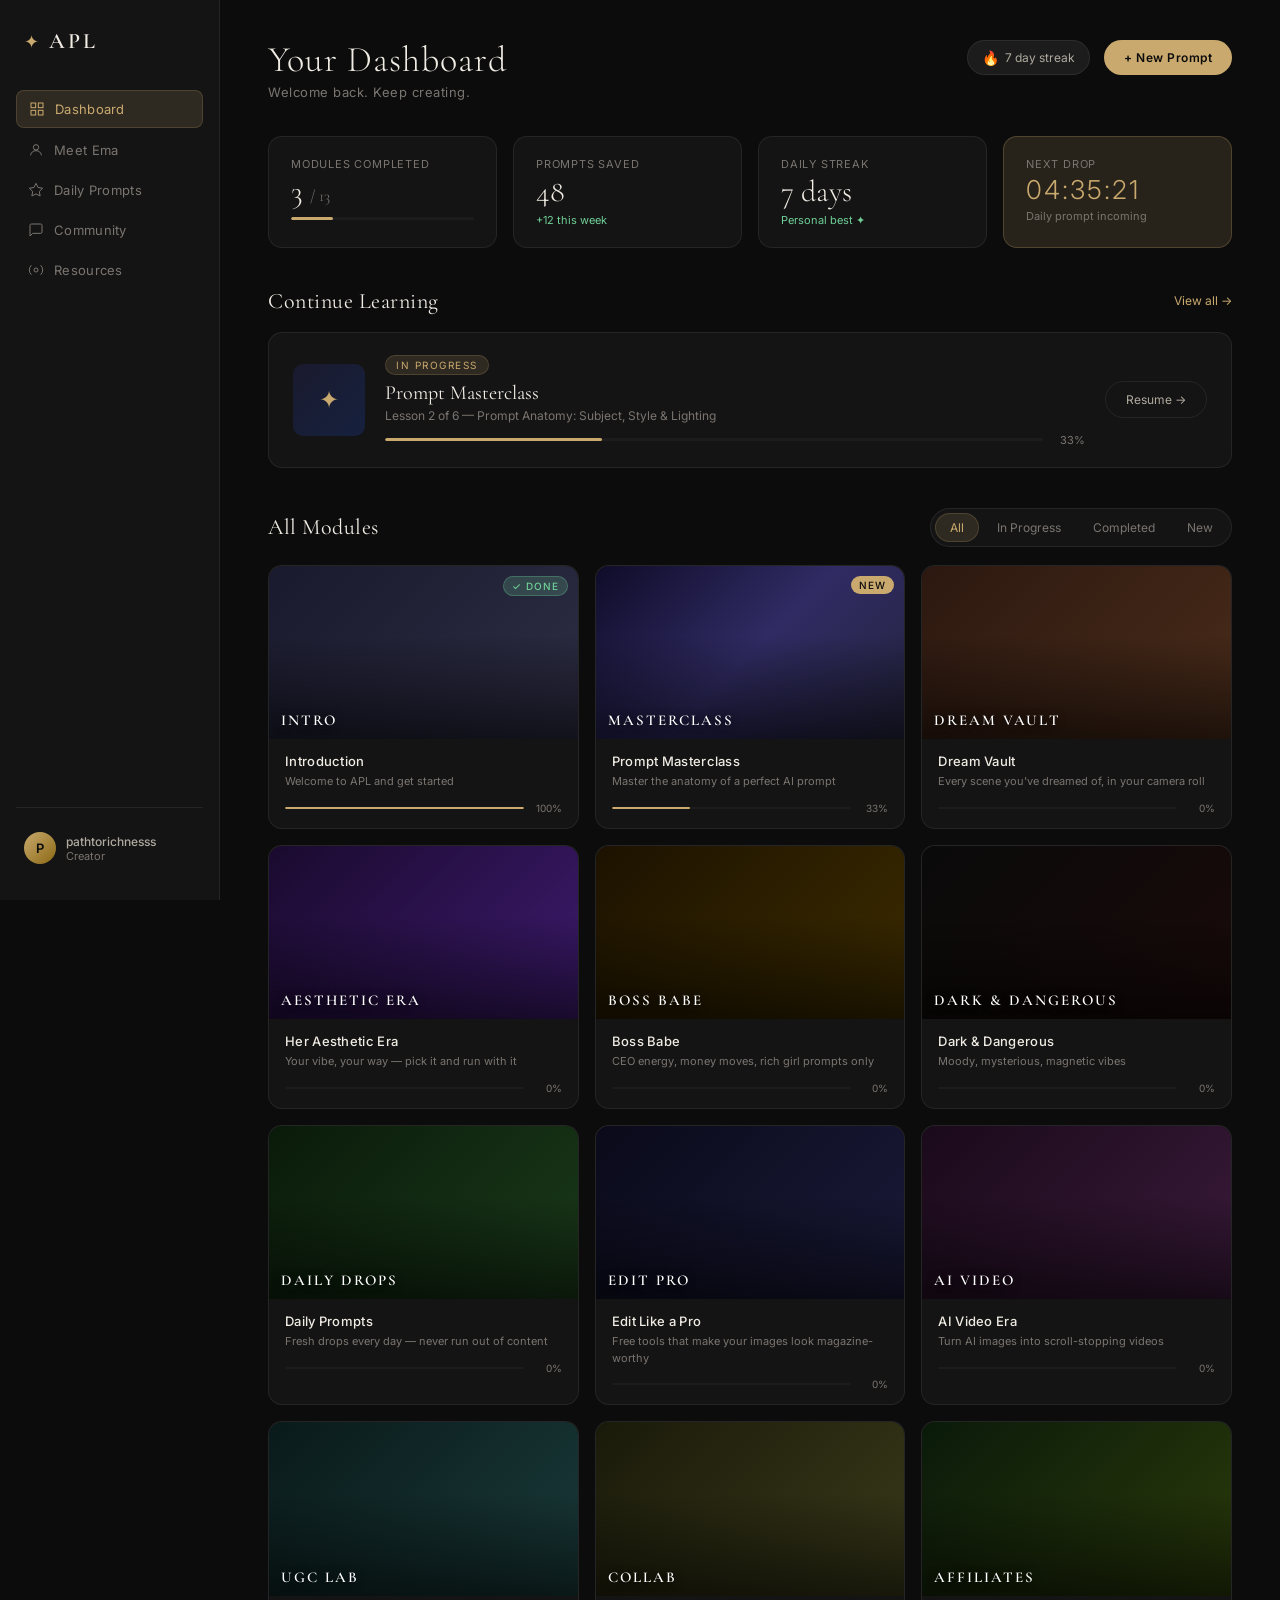
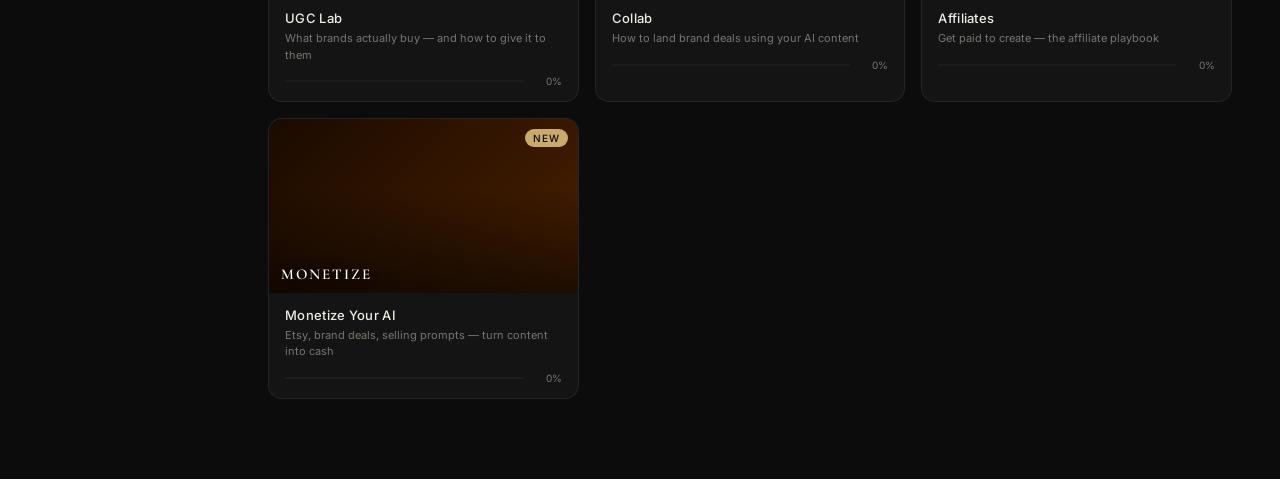
<file: index.html>
<!DOCTYPE html>
<html lang="en">
<head>
  <meta charset="UTF-8" />
  <meta name="viewport" content="width=device-width, initial-scale=1.0" />
  <title>Aesthetic Prompt Lab</title>
  <link href="https://fonts.googleapis.com/css2?family=Cormorant+Garamond:ital,wght@0,300;0,400;0,600;1,300;1,400&family=Inter:wght@300;400;500&display=swap" rel="stylesheet" />
  <link rel="stylesheet" href="style.css" />
</head>
<body>

  <!-- Sidebar -->
  <aside class="sidebar">
    <div class="sidebar-logo">
      <span class="logo-icon">✦</span>
      <span class="logo-text">APL</span>
    </div>
    <nav class="sidebar-nav">
      <a href="#" class="nav-item active">
        <svg viewBox="0 0 24 24" fill="none" stroke="currentColor" stroke-width="1.5"><rect x="3" y="3" width="7" height="7"/><rect x="14" y="3" width="7" height="7"/><rect x="3" y="14" width="7" height="7"/><rect x="14" y="14" width="7" height="7"/></svg>
        Dashboard
      </a>
      <a href="about.html" class="nav-item">
        <svg viewBox="0 0 24 24" fill="none" stroke="currentColor" stroke-width="1.5"><circle cx="12" cy="8" r="4"/><path d="M4 20c0-4 3.6-7 8-7s8 3 8 7"/></svg>
        Meet Ema
      </a>
      <a href="#" class="nav-item">
        <svg viewBox="0 0 24 24" fill="none" stroke="currentColor" stroke-width="1.5"><path d="M12 2l3.09 6.26L22 9.27l-5 4.87 1.18 6.88L12 17.77l-6.18 3.25L7 14.14 2 9.27l6.91-1.01z"/></svg>
        Daily Prompts
      </a>
      <a href="#" class="nav-item">
        <svg viewBox="0 0 24 24" fill="none" stroke="currentColor" stroke-width="1.5"><path d="M21 15a2 2 0 0 1-2 2H7l-4 4V5a2 2 0 0 1 2-2h14a2 2 0 0 1 2 2z"/></svg>
        Community
      </a>
      <a href="tools.html" class="nav-item">
        <svg viewBox="0 0 24 24" fill="none" stroke="currentColor" stroke-width="1.5"><circle cx="12" cy="12" r="3"/><path d="M19.07 4.93a10 10 0 0 1 0 14.14M4.93 4.93a10 10 0 0 0 0 14.14"/></svg>
        Resources
      </a>
    </nav>
    <div class="sidebar-bottom">
      <div class="sidebar-user">
        <div class="user-avatar">P</div>
        <div class="user-info">
          <span class="user-name">pathtorichnesss</span>
          <span class="user-role">Creator</span>
        </div>
      </div>
    </div>
  </aside>

  <!-- Main Content -->
  <main class="main">

    <!-- Header -->
    <header class="header">
      <div class="header-left">
        <h1 class="header-title">Your Dashboard</h1>
        <p class="header-sub">Welcome back. Keep creating.</p>
      </div>
      <div class="header-right">
        <div class="streak-badge">
          <span class="streak-fire">🔥</span>
          <span class="streak-count">7 day streak</span>
        </div>
        <button class="btn-primary">+ New Prompt</button>
      </div>
    </header>

    <!-- Stats Row -->
    <section class="stats-row">
      <div class="stat-card">
        <span class="stat-label">Modules Completed</span>
        <span class="stat-value">3 <span class="stat-of">/ 13</span></span>
        <div class="stat-bar"><div class="stat-fill" style="width: 23%"></div></div>
      </div>
      <div class="stat-card">
        <span class="stat-label">Prompts Saved</span>
        <span class="stat-value">48</span>
        <span class="stat-delta positive">+12 this week</span>
      </div>
      <div class="stat-card">
        <span class="stat-label">Daily Streak</span>
        <span class="stat-value">7 days</span>
        <span class="stat-delta positive">Personal best ✦</span>
      </div>
      <div class="stat-card highlight">
        <span class="stat-label">Next Drop</span>
        <span class="stat-value countdown" id="countdown">00:00:00</span>
        <span class="stat-delta">Daily prompt incoming</span>
      </div>
    </section>

    <!-- Continue Learning -->
    <section class="section">
      <div class="section-header">
        <h2 class="section-title">Continue Learning</h2>
        <a href="#" class="section-link">View all →</a>
      </div>
      <div class="continue-card">
        <div class="continue-thumb" style="background: linear-gradient(135deg, #1a1a2e, #16213e)">
          <span class="continue-icon">✦</span>
        </div>
        <div class="continue-info">
          <span class="continue-tag">In Progress</span>
          <h3 class="continue-title">Prompt Masterclass</h3>
          <p class="continue-desc">Lesson 2 of 6 — Prompt Anatomy: Subject, Style & Lighting</p>
          <div class="continue-progress">
            <div class="progress-bar"><div class="progress-fill" style="width: 33%"></div></div>
            <span class="progress-pct">33%</span>
          </div>
        </div>
        <button class="btn-continue">Resume →</button>
      </div>
    </section>

    <!-- All Modules -->
    <section class="section">
      <div class="section-header">
        <h2 class="section-title">All Modules</h2>
        <div class="filter-tabs">
          <button class="filter-tab active">All</button>
          <button class="filter-tab">In Progress</button>
          <button class="filter-tab">Completed</button>
          <button class="filter-tab">New</button>
        </div>
      </div>
      <div class="modules-grid" id="modulesGrid"></div>
    </section>

  </main>

  <script src="app.js"></script>
</body>
</html>
</file>
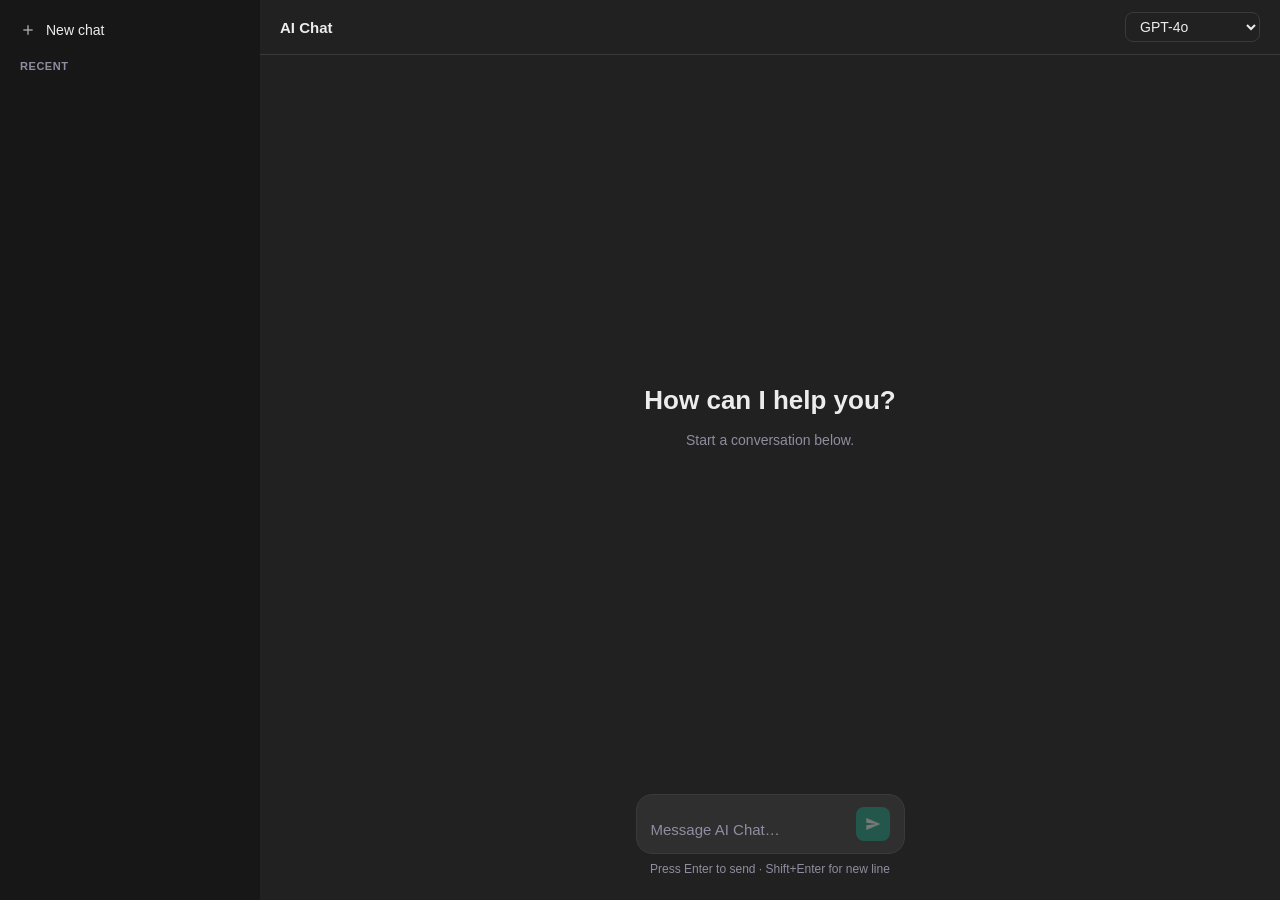
<file: templates/index.html>
<!DOCTYPE html>
<html lang="en">
<head>
  <meta charset="UTF-8" />
  <meta name="viewport" content="width=device-width, initial-scale=1.0"/>
  <title>AI Chat</title>
  <style>
    *, *::before, *::after { box-sizing: border-box; margin: 0; padding: 0; }

    :root {
      --bg-sidebar: #171717;
      --bg-main: #212121;
      --bg-input: #2f2f2f;
      --bg-hover: #2a2a2a;
      --bg-user: #2f2f2f;
      --text: #ececec;
      --text-muted: #8e8ea0;
      --accent: #10a37f;
      --border: #3a3a3a;
      --sidebar-w: 260px;
    }

    body {
      font-family: -apple-system, BlinkMacSystemFont, "Segoe UI", Roboto, sans-serif;
      background: var(--bg-main);
      color: var(--text);
      height: 100vh;
      display: flex;
      overflow: hidden;
    }

    /* ── Sidebar ── */
    #sidebar {
      width: var(--sidebar-w);
      background: var(--bg-sidebar);
      display: flex;
      flex-direction: column;
      flex-shrink: 0;
      padding: 12px 8px;
      gap: 4px;
      overflow-y: auto;
    }

    #new-chat-btn {
      display: flex;
      align-items: center;
      gap: 10px;
      padding: 10px 12px;
      border-radius: 8px;
      border: none;
      background: transparent;
      color: var(--text);
      font-size: 14px;
      cursor: pointer;
      transition: background .15s;
      width: 100%;
      text-align: left;
    }
    #new-chat-btn:hover { background: var(--bg-hover); }
    #new-chat-btn svg { opacity: .7; flex-shrink: 0; }

    .sidebar-label {
      font-size: 11px;
      font-weight: 600;
      color: var(--text-muted);
      padding: 8px 12px 4px;
      text-transform: uppercase;
      letter-spacing: .05em;
    }

    .chat-item {
      padding: 8px 12px;
      border-radius: 8px;
      font-size: 13px;
      color: var(--text-muted);
      cursor: pointer;
      white-space: nowrap;
      overflow: hidden;
      text-overflow: ellipsis;
      transition: background .15s, color .15s;
    }
    .chat-item:hover, .chat-item.active {
      background: var(--bg-hover);
      color: var(--text);
    }

    /* ── Main ── */
    #main {
      flex: 1;
      display: flex;
      flex-direction: column;
      overflow: hidden;
    }

    /* top bar */
    #topbar {
      display: flex;
      align-items: center;
      justify-content: space-between;
      padding: 12px 20px;
      border-bottom: 1px solid var(--border);
      flex-shrink: 0;
    }
    #model-select {
      background: transparent;
      border: 1px solid var(--border);
      color: var(--text);
      font-size: 14px;
      padding: 5px 10px;
      border-radius: 8px;
      cursor: pointer;
      outline: none;
    }
    #model-select option { background: var(--bg-sidebar); }

    /* messages */
    #messages {
      flex: 1;
      overflow-y: auto;
      padding: 24px 0;
      display: flex;
      flex-direction: column;
      gap: 0;
      scroll-behavior: smooth;
    }
    #messages::-webkit-scrollbar { width: 6px; }
    #messages::-webkit-scrollbar-thumb { background: var(--border); border-radius: 3px; }

    .msg-row {
      padding: 16px 0;
      display: flex;
      justify-content: center;
    }
    .msg-row.user { background: transparent; }
    .msg-row.assistant { background: rgba(255,255,255,.03); }

    .msg-inner {
      width: 100%;
      max-width: 720px;
      padding: 0 24px;
      display: flex;
      gap: 16px;
      align-items: flex-start;
    }

    .avatar {
      width: 30px;
      height: 30px;
      border-radius: 6px;
      flex-shrink: 0;
      display: flex;
      align-items: center;
      justify-content: center;
      font-size: 13px;
      font-weight: 700;
      margin-top: 2px;
    }
    .avatar.user-av { background: #5436da; color: #fff; }
    .avatar.bot-av  { background: var(--accent); color: #fff; }

    .msg-content {
      flex: 1;
      font-size: 15px;
      line-height: 1.65;
      color: var(--text);
      white-space: pre-wrap;
      word-break: break-word;
    }
    .msg-content.streaming::after {
      content: "▋";
      animation: blink .6s step-start infinite;
    }
    @keyframes blink { 50% { opacity: 0; } }

    /* empty state */
    #empty-state {
      flex: 1;
      display: flex;
      flex-direction: column;
      align-items: center;
      justify-content: center;
      gap: 16px;
      color: var(--text-muted);
    }
    #empty-state h2 { font-size: 26px; color: var(--text); font-weight: 600; }
    #empty-state p  { font-size: 14px; }

    /* input area */
    #input-area {
      flex-shrink: 0;
      padding: 16px 24px 24px;
      display: flex;
      justify-content: center;
    }
    #input-wrap {
      width: 100%;
      max-width: 720px;
      background: var(--bg-input);
      border: 1px solid var(--border);
      border-radius: 16px;
      display: flex;
      align-items: flex-end;
      padding: 12px 14px;
      gap: 10px;
      transition: border-color .2s;
    }
    #input-wrap:focus-within { border-color: #555; }
    #prompt {
      flex: 1;
      background: transparent;
      border: none;
      outline: none;
      color: var(--text);
      font-size: 15px;
      resize: none;
      max-height: 200px;
      line-height: 1.5;
      font-family: inherit;
    }
    #prompt::placeholder { color: var(--text-muted); }
    #send-btn {
      width: 34px;
      height: 34px;
      border-radius: 8px;
      border: none;
      background: var(--accent);
      color: #fff;
      cursor: pointer;
      display: flex;
      align-items: center;
      justify-content: center;
      flex-shrink: 0;
      transition: opacity .15s;
    }
    #send-btn:disabled { opacity: .35; cursor: default; }
    #hint {
      text-align: center;
      font-size: 12px;
      color: var(--text-muted);
      margin-top: 8px;
    }
  </style>
</head>
<body>

<!-- Sidebar -->
<div id="sidebar">
  <button id="new-chat-btn" onclick="newChat()">
    <svg width="16" height="16" viewBox="0 0 24 24" fill="none" stroke="currentColor" stroke-width="2">
      <line x1="12" y1="5" x2="12" y2="19"/><line x1="5" y1="12" x2="19" y2="12"/>
    </svg>
    New chat
  </button>
  <div class="sidebar-label">Recent</div>
  <div id="history-list"></div>
</div>

<!-- Main -->
<div id="main">
  <div id="topbar">
    <span style="font-size:15px;font-weight:600;">AI Chat</span>
    <select id="model-select">
      <option value="gpt-4o">GPT-4o</option>
      <option value="gpt-4o-mini">GPT-4o mini</option>
      <option value="gpt-4-turbo">GPT-4 Turbo</option>
      <option value="gpt-3.5-turbo">GPT-3.5 Turbo</option>
    </select>
  </div>

  <div id="messages">
    <div id="empty-state">
      <h2>How can I help you?</h2>
      <p>Start a conversation below.</p>
    </div>
  </div>

  <div id="input-area">
    <div>
      <div id="input-wrap">
        <textarea id="prompt" placeholder="Message AI Chat…" rows="1"></textarea>
        <button id="send-btn" disabled title="Send">
          <svg width="16" height="16" viewBox="0 0 24 24" fill="currentColor">
            <path d="M2.01 21L23 12 2.01 3 2 10l15 2-15 2z"/>
          </svg>
        </button>
      </div>
      <div id="hint">Press Enter to send &middot; Shift+Enter for new line</div>
    </div>
  </div>
</div>

<script>
  const messagesEl  = document.getElementById("messages");
  const promptEl    = document.getElementById("prompt");
  const sendBtn     = document.getElementById("send-btn");
  const modelSelect = document.getElementById("model-select");
  const historyList = document.getElementById("history-list");
  const emptyState  = document.getElementById("empty-state");

  let history = [];          // [{role, content}]
  let streaming = false;
  let savedChats = [];       // [{title, history}]
  let activeChatIdx = null;

  // Auto-resize textarea
  promptEl.addEventListener("input", () => {
    promptEl.style.height = "auto";
    promptEl.style.height = Math.min(promptEl.scrollHeight, 200) + "px";
    sendBtn.disabled = promptEl.value.trim() === "" || streaming;
  });

  promptEl.addEventListener("keydown", e => {
    if (e.key === "Enter" && !e.shiftKey) {
      e.preventDefault();
      if (!sendBtn.disabled) send();
    }
  });

  sendBtn.addEventListener("click", send);

  function newChat() {
    history = [];
    messagesEl.innerHTML = "";
    messagesEl.appendChild(emptyState);
    emptyState.style.display = "flex";
    activeChatIdx = null;
    document.querySelectorAll(".chat-item").forEach(el => el.classList.remove("active"));
  }

  function addMessage(role, content) {
    emptyState.style.display = "none";

    const row = document.createElement("div");
    row.className = `msg-row ${role}`;

    const inner = document.createElement("div");
    inner.className = "msg-inner";

    const av = document.createElement("div");
    av.className = `avatar ${role === "user" ? "user-av" : "bot-av"}`;
    av.textContent = role === "user" ? "U" : "AI";

    const content_el = document.createElement("div");
    content_el.className = "msg-content";
    content_el.textContent = content;

    inner.appendChild(av);
    inner.appendChild(content_el);
    row.appendChild(inner);
    messagesEl.appendChild(row);
    messagesEl.scrollTop = messagesEl.scrollHeight;

    return content_el;
  }

  function saveChatToSidebar(firstUserMsg) {
    if (activeChatIdx !== null) {
      savedChats[activeChatIdx].history = [...history];
      return;
    }
    const title = firstUserMsg.slice(0, 40) + (firstUserMsg.length > 40 ? "…" : "");
    savedChats.unshift({ title, history: [...history] });
    activeChatIdx = 0;

    const item = document.createElement("div");
    item.className = "chat-item active";
    item.textContent = title;
    item.dataset.idx = "0";
    item.addEventListener("click", () => loadChat(0));
    historyList.prepend(item);

    // re-index existing items
    document.querySelectorAll(".chat-item").forEach(el => {
      el.classList.remove("active");
    });
    item.classList.add("active");
  }

  function loadChat(idx) {
    activeChatIdx = idx;
    history = [...savedChats[idx].history];
    messagesEl.innerHTML = "";
    emptyState.style.display = "none";
    history.forEach(m => {
      if (m.role !== "system") addMessage(m.role, m.content);
    });
    document.querySelectorAll(".chat-item").forEach(el => {
      el.classList.toggle("active", parseInt(el.dataset.idx) === idx);
    });
  }

  async function send() {
    const text = promptEl.value.trim();
    if (!text || streaming) return;

    promptEl.value = "";
    promptEl.style.height = "auto";
    sendBtn.disabled = true;
    streaming = true;

    const isFirst = history.length === 0;
    history.push({ role: "user", content: text });
    addMessage("user", text);

    if (isFirst) saveChatToSidebar(text);

    const botEl = addMessage("assistant", "");
    botEl.classList.add("streaming");

    const model = modelSelect.value;

    try {
      const res = await fetch("/chat", {
        method: "POST",
        headers: { "Content-Type": "application/json" },
        body: JSON.stringify({ messages: history, model }),
      });

      const reader = res.body.getReader();
      const decoder = new TextDecoder();
      let reply = "";

      while (true) {
        const { done, value } = await reader.read();
        if (done) break;
        const lines = decoder.decode(value).split("\n");
        for (const line of lines) {
          if (!line.startsWith("data: ")) continue;
          const raw = line.slice(6).trim();
          if (raw === "[DONE]") break;
          try {
            const parsed = JSON.parse(raw);
            if (parsed.error) {
              botEl.textContent = "Error: " + parsed.error;
              break;
            }
            reply += parsed.content;
            botEl.textContent = reply;
            messagesEl.scrollTop = messagesEl.scrollHeight;
          } catch {}
        }
      }

      history.push({ role: "assistant", content: reply });
      if (activeChatIdx !== null) savedChats[activeChatIdx].history = [...history];
    } catch (err) {
      botEl.textContent = "Network error: " + err.message;
    }

    botEl.classList.remove("streaming");
    streaming = false;
    sendBtn.disabled = promptEl.value.trim() === "";
    promptEl.focus();
  }
</script>
</body>
</html>
</file>
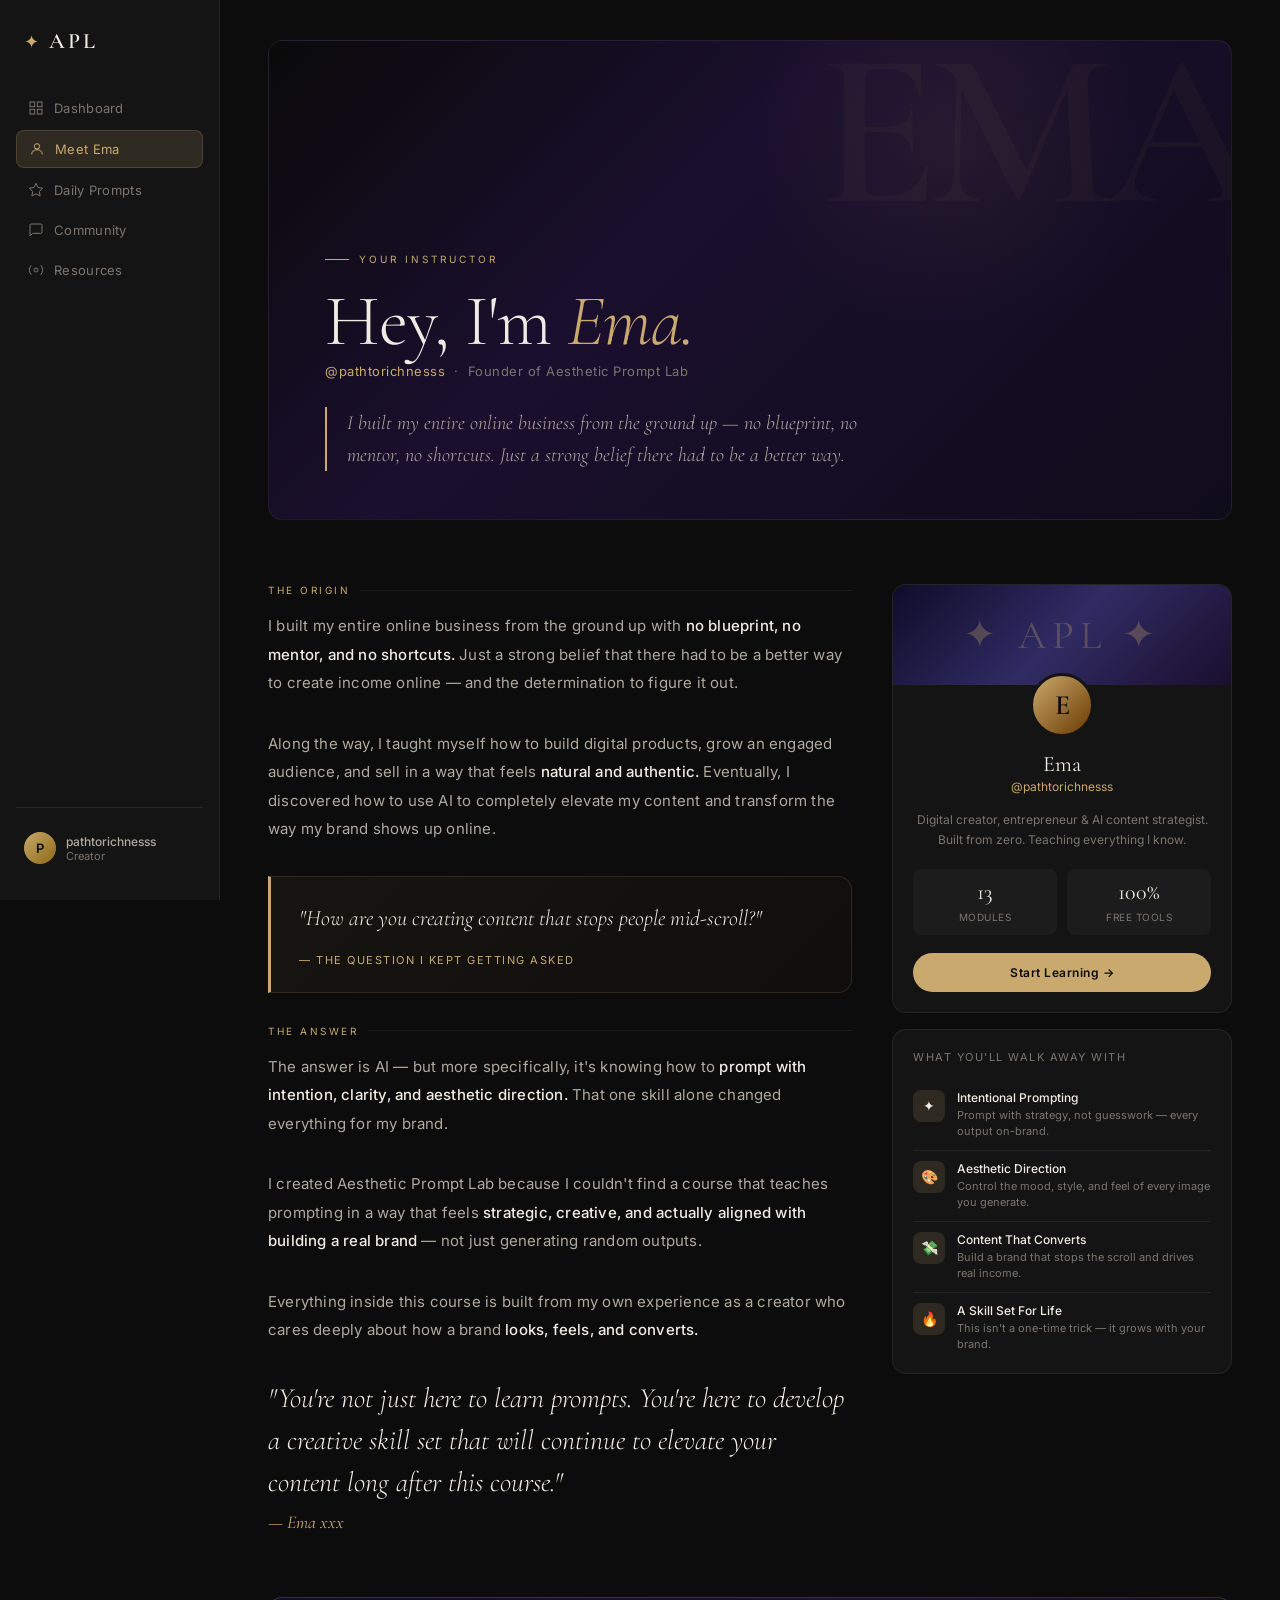
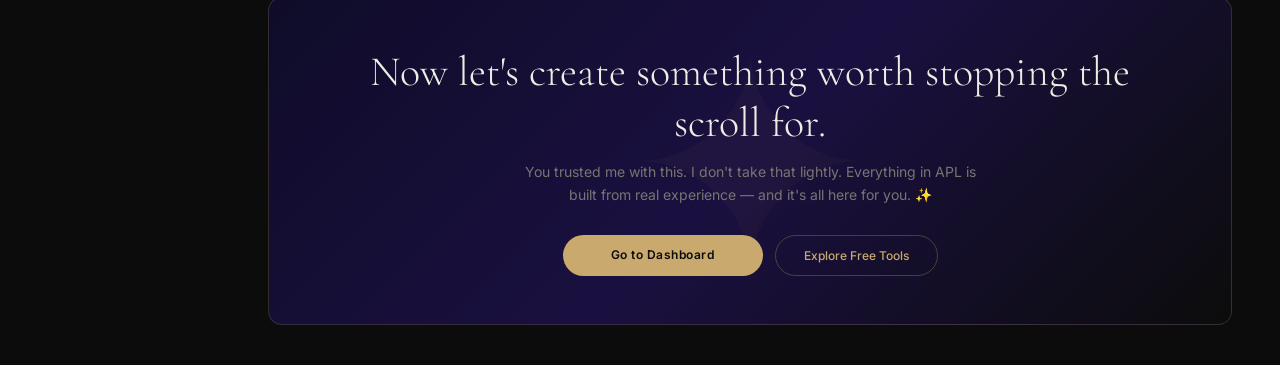
<file: about.html>
<!DOCTYPE html>
<html lang="en">
<head>
  <meta charset="UTF-8" />
  <meta name="viewport" content="width=device-width, initial-scale=1.0" />
  <title>Meet Ema — APL</title>
  <link href="https://fonts.googleapis.com/css2?family=Cormorant+Garamond:ital,wght@0,300;0,400;0,600;1,300;1,400&family=Inter:wght@300;400;500&display=swap" rel="stylesheet" />
  <link rel="stylesheet" href="style.css" />
  <style>

    /* ── Hero ── */
    .about-hero {
      position: relative;
      min-height: 480px;
      border-radius: var(--radius);
      overflow: hidden;
      margin-bottom: 64px;
      display: flex;
      align-items: flex-end;
      background: linear-gradient(135deg, #0a0a0a 0%, #1a0f2e 40%, #0f0c1a 100%);
      border: 1px solid var(--border);
    }

    .hero-bg-text {
      position: absolute;
      top: -20px;
      right: -20px;
      font-family: 'Cormorant Garamond', serif;
      font-size: 220px;
      font-weight: 600;
      color: rgba(201,169,110,0.04);
      line-height: 1;
      letter-spacing: -10px;
      user-select: none;
      pointer-events: none;
    }

    .hero-orb {
      position: absolute;
      width: 400px;
      height: 400px;
      border-radius: 50%;
      background: radial-gradient(circle, rgba(201,169,110,0.08) 0%, transparent 70%);
      top: -100px;
      right: 80px;
      pointer-events: none;
    }

    .hero-content {
      position: relative;
      z-index: 2;
      padding: 48px 56px;
      max-width: 680px;
    }

    .hero-tag {
      font-size: 10px;
      letter-spacing: 3px;
      text-transform: uppercase;
      color: var(--gold);
      display: flex;
      align-items: center;
      gap: 10px;
      margin-bottom: 20px;
    }

    .hero-tag::before {
      content: '';
      width: 24px;
      height: 1px;
      background: var(--gold);
      display: block;
    }

    .hero-name {
      font-family: 'Cormorant Garamond', serif;
      font-size: 72px;
      font-weight: 300;
      color: var(--text);
      line-height: 1;
      margin-bottom: 6px;
      letter-spacing: -1px;
    }

    .hero-name em {
      font-style: italic;
      color: var(--gold);
    }

    .hero-handle {
      font-size: 13px;
      color: var(--text-muted);
      letter-spacing: 0.5px;
      margin-bottom: 28px;
    }

    .hero-handle span {
      color: var(--gold);
    }

    .hero-tagline {
      font-family: 'Cormorant Garamond', serif;
      font-size: 20px;
      font-weight: 300;
      font-style: italic;
      color: var(--text-sub);
      line-height: 1.6;
      border-left: 2px solid var(--gold);
      padding-left: 20px;
    }

    /* ── Layout ── */
    .about-layout {
      display: grid;
      grid-template-columns: 1fr 340px;
      gap: 40px;
      margin-bottom: 64px;
      align-items: start;
    }

    /* ── Story ── */
    .story-block {
      display: flex;
      flex-direction: column;
      gap: 32px;
    }

    .story-section-label {
      font-size: 10px;
      letter-spacing: 2.5px;
      text-transform: uppercase;
      color: var(--gold);
      margin-bottom: 16px;
      display: flex;
      align-items: center;
      gap: 10px;
    }

    .story-section-label::after {
      content: '';
      flex: 1;
      height: 1px;
      background: var(--border);
    }

    .story-paragraph {
      font-size: 15px;
      color: var(--text-sub);
      line-height: 1.9;
      letter-spacing: 0.2px;
    }

    .story-paragraph strong {
      color: var(--text);
      font-weight: 500;
    }

    .pull-quote {
      background: linear-gradient(135deg, rgba(201,169,110,0.06), rgba(201,169,110,0.02));
      border: 1px solid rgba(201,169,110,0.15);
      border-left: 3px solid var(--gold);
      border-radius: 0 var(--radius) var(--radius) 0;
      padding: 24px 28px;
    }

    .pull-quote p {
      font-family: 'Cormorant Garamond', serif;
      font-size: 22px;
      font-weight: 300;
      font-style: italic;
      color: var(--text);
      line-height: 1.6;
      margin-bottom: 12px;
    }

    .pull-quote cite {
      font-size: 11px;
      letter-spacing: 1.5px;
      text-transform: uppercase;
      color: var(--gold);
      font-style: normal;
    }

    .closing-line {
      font-family: 'Cormorant Garamond', serif;
      font-size: 28px;
      font-weight: 300;
      font-style: italic;
      color: var(--text);
      line-height: 1.5;
    }

    .closing-sig {
      font-family: 'Cormorant Garamond', serif;
      font-size: 18px;
      font-style: italic;
      color: var(--gold);
      margin-top: 8px;
    }

    /* ── Sidebar Card ── */
    .about-sidebar {
      display: flex;
      flex-direction: column;
      gap: 16px;
      position: sticky;
      top: 32px;
    }

    .profile-card {
      background: var(--bg2);
      border: 1px solid var(--border);
      border-radius: var(--radius);
      overflow: hidden;
    }

    .profile-card-banner {
      height: 100px;
      background: linear-gradient(135deg, #0f0c29, #302b63, #1a0f2e);
      position: relative;
      display: flex;
      align-items: center;
      justify-content: center;
      font-size: 40px;
      color: rgba(201,169,110,0.3);
      font-family: 'Cormorant Garamond', serif;
      letter-spacing: 6px;
    }

    .profile-card-body {
      padding: 20px;
      text-align: center;
    }

    .profile-avatar {
      width: 64px;
      height: 64px;
      border-radius: 50%;
      background: linear-gradient(135deg, var(--gold), #6b3a00);
      display: flex;
      align-items: center;
      justify-content: center;
      font-family: 'Cormorant Garamond', serif;
      font-size: 28px;
      color: #0c0c0c;
      font-weight: 600;
      margin: -32px auto 14px;
      border: 3px solid var(--bg2);
      position: relative;
    }

    .profile-name {
      font-family: 'Cormorant Garamond', serif;
      font-size: 22px;
      font-weight: 400;
      color: var(--text);
      margin-bottom: 2px;
    }

    .profile-handle {
      font-size: 12px;
      color: var(--gold);
      margin-bottom: 16px;
    }

    .profile-bio {
      font-size: 12px;
      color: var(--text-muted);
      line-height: 1.7;
      margin-bottom: 18px;
    }

    .profile-stats {
      display: grid;
      grid-template-columns: 1fr 1fr;
      gap: 10px;
      margin-bottom: 18px;
    }

    .profile-stat {
      background: var(--bg3);
      border-radius: var(--radius-sm);
      padding: 10px;
      text-align: center;
    }

    .profile-stat-val {
      font-family: 'Cormorant Garamond', serif;
      font-size: 22px;
      font-weight: 400;
      color: var(--text);
      display: block;
    }

    .profile-stat-label {
      font-size: 10px;
      color: var(--text-muted);
      letter-spacing: 0.5px;
      text-transform: uppercase;
    }

    .btn-full {
      width: 100%;
      background: var(--gold);
      color: #0c0c0c;
      border: none;
      border-radius: 40px;
      padding: 12px;
      font-size: 12px;
      font-weight: 600;
      letter-spacing: 0.5px;
      cursor: pointer;
      font-family: 'Inter', sans-serif;
      transition: all 0.2s;
      display: block;
      text-align: center;
      text-decoration: none;
    }

    .btn-full:hover { background: var(--gold-light); }

    /* ── Pillars ── */
    .pillars-card {
      background: var(--bg2);
      border: 1px solid var(--border);
      border-radius: var(--radius);
      padding: 20px;
    }

    .pillars-title {
      font-size: 11px;
      letter-spacing: 1.5px;
      text-transform: uppercase;
      color: var(--text-muted);
      margin-bottom: 16px;
    }

    .pillar {
      display: flex;
      gap: 12px;
      align-items: flex-start;
      padding: 10px 0;
      border-bottom: 1px solid var(--border);
    }

    .pillar:last-child { border-bottom: none; padding-bottom: 0; }

    .pillar-icon {
      width: 32px;
      height: 32px;
      border-radius: 8px;
      background: var(--gold-dim);
      display: flex;
      align-items: center;
      justify-content: center;
      font-size: 14px;
      flex-shrink: 0;
    }

    .pillar-title {
      font-size: 12px;
      font-weight: 500;
      color: var(--text);
      margin-bottom: 2px;
    }

    .pillar-desc {
      font-size: 11px;
      color: var(--text-muted);
      line-height: 1.5;
    }

    /* ── Bottom CTA ── */
    .about-cta {
      background: linear-gradient(135deg, #0f0c29 0%, #1a1040 50%, #0c0c0c 100%);
      border: 1px solid rgba(201,169,110,0.2);
      border-radius: var(--radius);
      padding: 48px 56px;
      text-align: center;
      position: relative;
      overflow: hidden;
    }

    .about-cta::before {
      content: '✦';
      position: absolute;
      top: 50%;
      left: 50%;
      transform: translate(-50%, -50%);
      font-size: 300px;
      color: rgba(201,169,110,0.03);
      pointer-events: none;
    }

    .about-cta h2 {
      font-family: 'Cormorant Garamond', serif;
      font-size: 42px;
      font-weight: 300;
      color: var(--text);
      margin-bottom: 12px;
      position: relative;
    }

    .about-cta p {
      font-size: 14px;
      color: var(--text-muted);
      margin-bottom: 28px;
      max-width: 480px;
      margin-left: auto;
      margin-right: auto;
      line-height: 1.7;
      position: relative;
    }

    .cta-buttons {
      display: flex;
      gap: 12px;
      justify-content: center;
      position: relative;
    }

    .btn-outline {
      background: transparent;
      border: 1px solid rgba(201,169,110,0.3);
      color: var(--gold);
      border-radius: 40px;
      padding: 12px 28px;
      font-size: 12px;
      font-weight: 500;
      cursor: pointer;
      font-family: 'Inter', sans-serif;
      transition: all 0.2s;
      text-decoration: none;
      display: inline-block;
    }

    .btn-outline:hover { border-color: var(--gold); background: var(--gold-dim); }

    @media (max-width: 960px) {
      .about-layout { grid-template-columns: 1fr; }
      .about-sidebar { position: static; }
      .hero-name { font-size: 52px; }
      .hero-bg-text { font-size: 140px; }
    }
  </style>
</head>
<body>

  <aside class="sidebar">
    <div class="sidebar-logo">
      <span class="logo-icon">✦</span>
      <span class="logo-text">APL</span>
    </div>
    <nav class="sidebar-nav">
      <a href="index.html" class="nav-item">
        <svg viewBox="0 0 24 24" fill="none" stroke="currentColor" stroke-width="1.5"><rect x="3" y="3" width="7" height="7"/><rect x="14" y="3" width="7" height="7"/><rect x="3" y="14" width="7" height="7"/><rect x="14" y="14" width="7" height="7"/></svg>
        Dashboard
      </a>
      <a href="about.html" class="nav-item active">
        <svg viewBox="0 0 24 24" fill="none" stroke="currentColor" stroke-width="1.5"><circle cx="12" cy="8" r="4"/><path d="M4 20c0-4 3.6-7 8-7s8 3 8 7"/></svg>
        Meet Ema
      </a>
      <a href="#" class="nav-item">
        <svg viewBox="0 0 24 24" fill="none" stroke="currentColor" stroke-width="1.5"><path d="M12 2l3.09 6.26L22 9.27l-5 4.87 1.18 6.88L12 17.77l-6.18 3.25L7 14.14 2 9.27l6.91-1.01z"/></svg>
        Daily Prompts
      </a>
      <a href="#" class="nav-item">
        <svg viewBox="0 0 24 24" fill="none" stroke="currentColor" stroke-width="1.5"><path d="M21 15a2 2 0 0 1-2 2H7l-4 4V5a2 2 0 0 1 2-2h14a2 2 0 0 1 2 2z"/></svg>
        Community
      </a>
      <a href="tools.html" class="nav-item">
        <svg viewBox="0 0 24 24" fill="none" stroke="currentColor" stroke-width="1.5"><circle cx="12" cy="12" r="3"/><path d="M19.07 4.93a10 10 0 0 1 0 14.14M4.93 4.93a10 10 0 0 0 0 14.14"/></svg>
        Resources
      </a>
    </nav>
    <div class="sidebar-bottom">
      <div class="sidebar-user">
        <div class="user-avatar">P</div>
        <div class="user-info">
          <span class="user-name">pathtorichnesss</span>
          <span class="user-role">Creator</span>
        </div>
      </div>
    </div>
  </aside>

  <main class="main">

    <!-- Hero -->
    <div class="about-hero">
      <div class="hero-bg-text">EMA</div>
      <div class="hero-orb"></div>
      <div class="hero-content">
        <div class="hero-tag">Your Instructor</div>
        <h1 class="hero-name">Hey, I'm <em>Ema.</em></h1>
        <p class="hero-handle"><span>@pathtorichnesss</span> &nbsp;·&nbsp; Founder of Aesthetic Prompt Lab</p>
        <p class="hero-tagline">
          I built my entire online business from the ground up — no blueprint, no mentor, no shortcuts. Just a strong belief there had to be a better way.
        </p>
      </div>
    </div>

    <!-- Main Layout -->
    <div class="about-layout">

      <!-- Story -->
      <div class="story-block">

        <div>
          <div class="story-section-label">The Origin</div>
          <p class="story-paragraph">
            I built my entire online business from the ground up with <strong>no blueprint, no mentor, and no shortcuts.</strong> Just a strong belief that there had to be a better way to create income online — and the determination to figure it out.
          </p>
        </div>

        <p class="story-paragraph">
          Along the way, I taught myself how to build digital products, grow an engaged audience, and sell in a way that feels <strong>natural and authentic.</strong> Eventually, I discovered how to use AI to completely elevate my content and transform the way my brand shows up online.
        </p>

        <div class="pull-quote">
          <p>"How are you creating content that stops people mid-scroll?"</p>
          <cite>— the question I kept getting asked</cite>
        </div>

        <div>
          <div class="story-section-label">The Answer</div>
          <p class="story-paragraph">
            The answer is AI — but more specifically, it's knowing how to <strong>prompt with intention, clarity, and aesthetic direction.</strong> That one skill alone changed everything for my brand.
          </p>
        </div>

        <p class="story-paragraph">
          I created Aesthetic Prompt Lab because I couldn't find a course that teaches prompting in a way that feels <strong>strategic, creative, and actually aligned with building a real brand</strong> — not just generating random outputs.
        </p>

        <p class="story-paragraph">
          Everything inside this course is built from my own experience as a creator who cares deeply about how a brand <strong>looks, feels, and converts.</strong>
        </p>

        <div>
          <p class="closing-line">
            "You're not just here to learn prompts. You're here to develop a creative skill set that will continue to elevate your content long after this course."
          </p>
          <p class="closing-sig">— Ema xxx</p>
        </div>

      </div>

      <!-- Sidebar -->
      <div class="about-sidebar">

        <div class="profile-card">
          <div class="profile-card-banner">✦ APL ✦</div>
          <div class="profile-card-body">
            <div class="profile-avatar">E</div>
            <div class="profile-name">Ema</div>
            <div class="profile-handle">@pathtorichnesss</div>
            <p class="profile-bio">Digital creator, entrepreneur & AI content strategist. Built from zero. Teaching everything I know.</p>
            <div class="profile-stats">
              <div class="profile-stat">
                <span class="profile-stat-val">13</span>
                <span class="profile-stat-label">Modules</span>
              </div>
              <div class="profile-stat">
                <span class="profile-stat-val">100%</span>
                <span class="profile-stat-label">Free Tools</span>
              </div>
            </div>
            <a href="index.html" class="btn-full">Start Learning →</a>
          </div>
        </div>

        <div class="pillars-card">
          <div class="pillars-title">What you'll walk away with</div>
          <div class="pillar">
            <div class="pillar-icon">✦</div>
            <div>
              <div class="pillar-title">Intentional Prompting</div>
              <div class="pillar-desc">Prompt with strategy, not guesswork — every output on-brand.</div>
            </div>
          </div>
          <div class="pillar">
            <div class="pillar-icon">🎨</div>
            <div>
              <div class="pillar-title">Aesthetic Direction</div>
              <div class="pillar-desc">Control the mood, style, and feel of every image you generate.</div>
            </div>
          </div>
          <div class="pillar">
            <div class="pillar-icon">💸</div>
            <div>
              <div class="pillar-title">Content That Converts</div>
              <div class="pillar-desc">Build a brand that stops the scroll and drives real income.</div>
            </div>
          </div>
          <div class="pillar">
            <div class="pillar-icon">🔥</div>
            <div>
              <div class="pillar-title">A Skill Set For Life</div>
              <div class="pillar-desc">This isn't a one-time trick — it grows with your brand.</div>
            </div>
          </div>
        </div>

      </div>
    </div>

    <!-- CTA -->
    <div class="about-cta">
      <h2>Now let's create something worth stopping the scroll for.</h2>
      <p>You trusted me with this. I don't take that lightly. Everything in APL is built from real experience — and it's all here for you. ✨</p>
      <div class="cta-buttons">
        <a href="index.html" class="btn-full" style="max-width:200px">Go to Dashboard</a>
        <a href="tools.html" class="btn-outline">Explore Free Tools</a>
      </div>
    </div>

  </main>

</body>
</html>
</file>
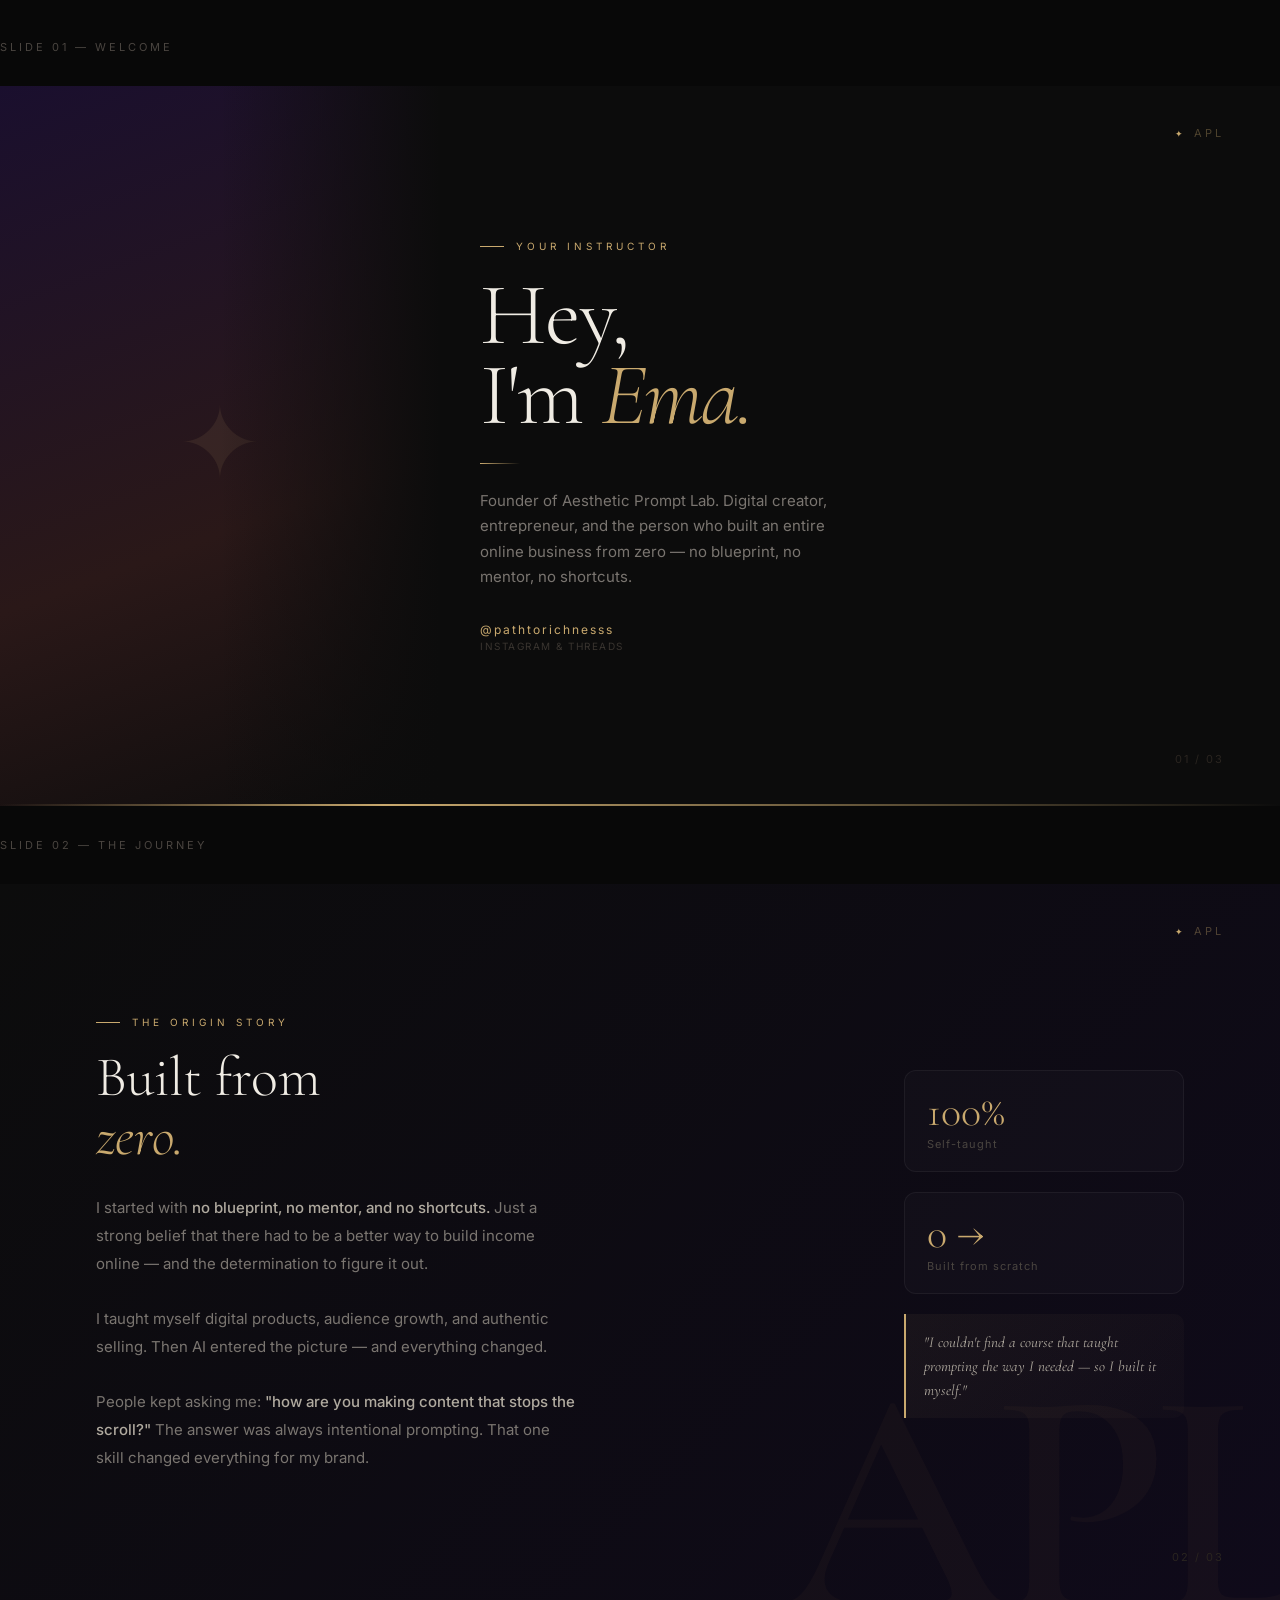
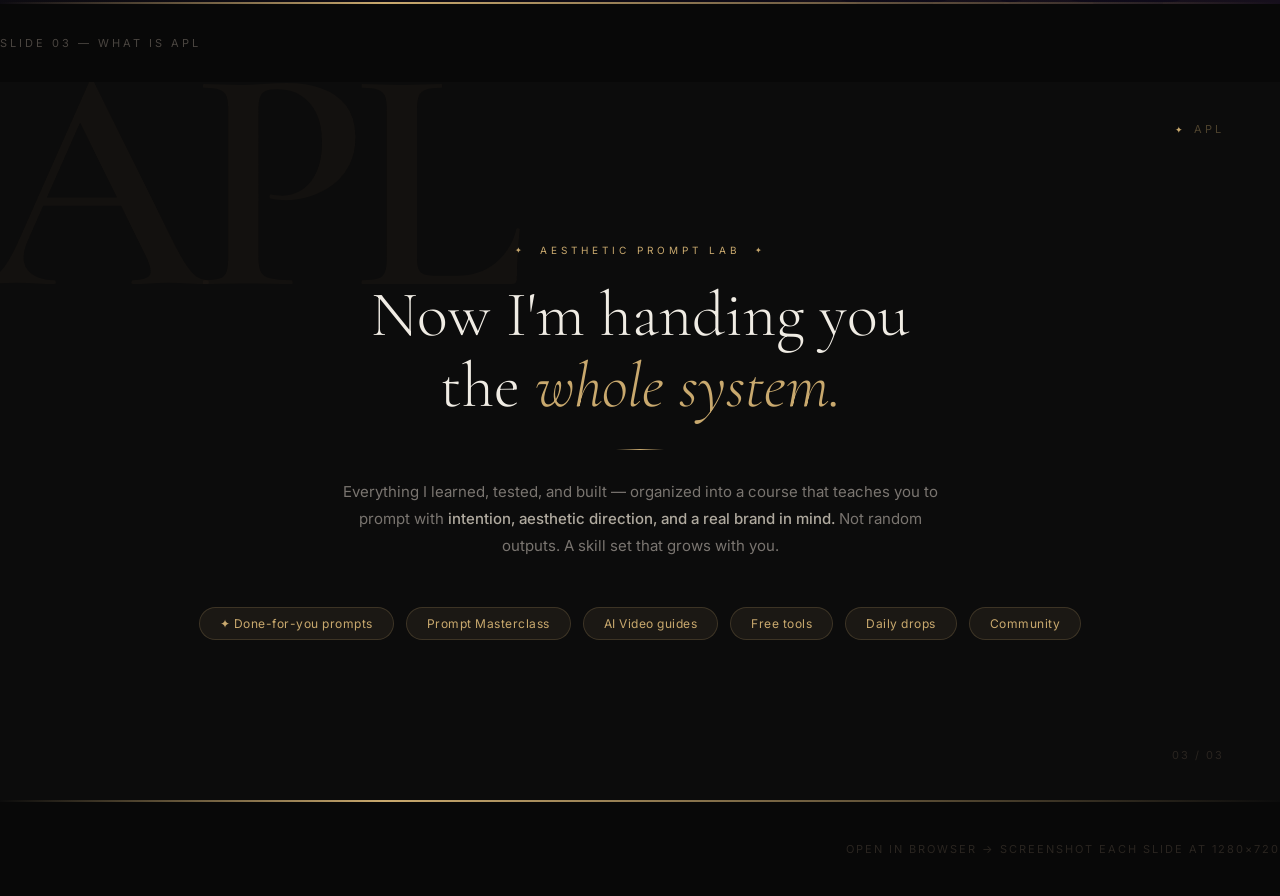
<file: slide.html>
<!DOCTYPE html>
<html lang="en">
<head>
  <meta charset="UTF-8" />
  <title>APL — Intro Slides</title>
  <link href="https://fonts.googleapis.com/css2?family=Cormorant+Garamond:ital,wght@0,300;0,400;0,600;1,300;1,400&family=Inter:wght@300;400;500&display=swap" rel="stylesheet" />
  <style>
    * { margin: 0; padding: 0; box-sizing: border-box; }

    body {
      background: #080808;
      display: flex;
      flex-direction: column;
      align-items: center;
      padding: 40px 20px;
      gap: 32px;
      font-family: 'Inter', sans-serif;
    }

    .label {
      color: #4a4540;
      font-size: 11px;
      letter-spacing: 3px;
      text-transform: uppercase;
      align-self: flex-start;
      margin-left: calc(50% - 640px);
    }

    /* ── Every slide is 1280×720 ── */
    .slide {
      width: 1280px;
      height: 720px;
      background: #0c0c0c;
      position: relative;
      overflow: hidden;
      flex-shrink: 0;
    }

    /* shared watermark */
    .wm {
      position: absolute;
      font-family: 'Cormorant Garamond', serif;
      font-weight: 600;
      color: rgba(201,169,110,0.03);
      line-height: 1;
      user-select: none;
      pointer-events: none;
    }

    .corner {
      position: absolute;
      top: 40px;
      right: 56px;
      font-size: 11px;
      letter-spacing: 3px;
      text-transform: uppercase;
      color: rgba(201,169,110,0.35);
      display: flex;
      align-items: center;
      gap: 8px;
    }
    .corner::before { content: '✦'; color: #c9a96e; font-size: 9px; }

    .bottom-line {
      position: absolute;
      bottom: 0; left: 0; right: 0;
      height: 2px;
      background: linear-gradient(to right, transparent, #c9a96e 30%, transparent);
    }

    .slide-num {
      position: absolute;
      bottom: 40px;
      right: 56px;
      font-size: 11px;
      letter-spacing: 2px;
      color: #2a2520;
    }

    /* ════════════════════════════
       SLIDE 1 — Welcome / Who I Am
    ════════════════════════════ */
    #s1 .photo {
      position: absolute;
      left: 0; top: 0;
      width: 440px;
      height: 100%;
      background: linear-gradient(160deg, #1a0f2e 0%, #2a1818 60%, #0c0c0c 100%);
      display: flex;
      align-items: center;
      justify-content: center;
      font-size: 100px;
      color: rgba(201,169,110,0.1);
      font-family: 'Cormorant Garamond', serif;
    }
    #s1 .photo img {
      width: 100%; height: 100%;
      object-fit: cover; object-position: top;
    }
    #s1 .photo::after {
      content: '';
      position: absolute;
      inset: 0;
      background: linear-gradient(to right, transparent 50%, #0c0c0c 100%);
    }

    #s1 .content {
      position: absolute;
      left: 480px; top: 0; right: 0; bottom: 0;
      display: flex;
      flex-direction: column;
      justify-content: center;
      padding: 64px 56px 64px 0;
    }

    #s1 .tag {
      font-size: 10px;
      letter-spacing: 4px;
      text-transform: uppercase;
      color: #c9a96e;
      display: flex;
      align-items: center;
      gap: 12px;
      margin-bottom: 24px;
    }
    #s1 .tag::before { content: ''; width: 24px; height: 1px; background: #c9a96e; }

    #s1 h1 {
      font-family: 'Cormorant Garamond', serif;
      font-size: 88px;
      font-weight: 300;
      color: #f0ece4;
      line-height: 0.9;
      letter-spacing: -2px;
      margin-bottom: 28px;
    }
    #s1 h1 em { font-style: italic; color: #c9a96e; }

    #s1 .divider { width: 40px; height: 1px; background: linear-gradient(to right, #c9a96e, transparent); margin-bottom: 24px; }

    #s1 p {
      font-size: 15px;
      color: #7a7570;
      line-height: 1.7;
      max-width: 360px;
      margin-bottom: 32px;
    }

    #s1 .handle { font-size: 12px; letter-spacing: 2px; color: #c9a96e; }
    #s1 .platform { font-size: 10px; letter-spacing: 1.5px; text-transform: uppercase; color: #3a3530; margin-top: 3px; }


    /* ════════════════════════════
       SLIDE 2 — The Journey
    ════════════════════════════ */
    #s2 {
      background: linear-gradient(135deg, #0c0c0c 0%, #0f0a1a 100%);
    }

    #s2 .wm {
      font-size: 320px;
      bottom: -60px;
      right: -30px;
      letter-spacing: -16px;
    }

    #s2 .inner {
      position: absolute;
      inset: 0;
      display: flex;
      align-items: center;
      padding: 64px 96px;
      gap: 80px;
    }

    #s2 .left { flex: 1; }

    #s2 .section-label {
      font-size: 10px;
      letter-spacing: 4px;
      text-transform: uppercase;
      color: #c9a96e;
      display: flex;
      align-items: center;
      gap: 12px;
      margin-bottom: 20px;
    }
    #s2 .section-label::before { content: ''; width: 24px; height: 1px; background: #c9a96e; display: block; }

    #s2 h2 {
      font-family: 'Cormorant Garamond', serif;
      font-size: 56px;
      font-weight: 300;
      color: #f0ece4;
      line-height: 1.05;
      margin-bottom: 28px;
    }
    #s2 h2 em { font-style: italic; color: #c9a96e; }

    #s2 .story {
      font-size: 15px;
      color: #7a7570;
      line-height: 1.85;
      max-width: 480px;
    }
    #s2 .story strong { color: #b0aa9f; font-weight: 500; }

    #s2 .right {
      width: 280px;
      flex-shrink: 0;
      display: flex;
      flex-direction: column;
      gap: 20px;
    }

    #s2 .stat {
      background: rgba(255,255,255,0.02);
      border: 1px solid rgba(255,255,255,0.05);
      border-radius: 12px;
      padding: 20px 22px;
    }
    #s2 .stat-num {
      font-family: 'Cormorant Garamond', serif;
      font-size: 42px;
      font-weight: 300;
      color: #c9a96e;
      line-height: 1;
      margin-bottom: 4px;
    }
    #s2 .stat-label { font-size: 11px; color: #4a4540; letter-spacing: 1px; }

    #s2 .pull {
      background: linear-gradient(135deg, rgba(201,169,110,0.06), rgba(201,169,110,0.02));
      border-left: 2px solid #c9a96e;
      border-radius: 0 10px 10px 0;
      padding: 16px 18px;
    }
    #s2 .pull p {
      font-family: 'Cormorant Garamond', serif;
      font-size: 15px;
      font-style: italic;
      color: #b0aa9f;
      line-height: 1.6;
    }


    /* ════════════════════════════
       SLIDE 3 — What Is APL / CTA
    ════════════════════════════ */
    #s3 {
      background: #0c0c0c;
    }

    #s3 .wm {
      font-size: 320px;
      top: -60px;
      left: -20px;
      letter-spacing: -16px;
    }

    #s3 .inner {
      position: absolute;
      inset: 0;
      display: flex;
      flex-direction: column;
      align-items: center;
      justify-content: center;
      padding: 64px 120px;
      text-align: center;
    }

    #s3 .tag {
      font-size: 10px;
      letter-spacing: 4px;
      text-transform: uppercase;
      color: #c9a96e;
      margin-bottom: 24px;
      display: flex;
      align-items: center;
      gap: 14px;
    }
    #s3 .tag::before, #s3 .tag::after { content: '✦'; font-size: 8px; }

    #s3 h2 {
      font-family: 'Cormorant Garamond', serif;
      font-size: 64px;
      font-weight: 300;
      color: #f0ece4;
      line-height: 1.1;
      margin-bottom: 28px;
      max-width: 780px;
    }
    #s3 h2 em { font-style: italic; color: #c9a96e; }

    #s3 .divider {
      width: 48px; height: 1px;
      background: linear-gradient(to right, transparent, #c9a96e, transparent);
      margin: 0 auto 28px;
    }

    #s3 .sub {
      font-size: 15px;
      color: #7a7570;
      line-height: 1.8;
      max-width: 600px;
      margin-bottom: 48px;
    }
    #s3 .sub strong { color: #b0aa9f; font-weight: 500; }

    #s3 .pills {
      display: flex;
      gap: 12px;
      flex-wrap: wrap;
      justify-content: center;
    }
    #s3 .pill {
      background: rgba(201,169,110,0.08);
      border: 1px solid rgba(201,169,110,0.2);
      border-radius: 40px;
      padding: 8px 20px;
      font-size: 12px;
      letter-spacing: 0.5px;
      color: #c9a96e;
    }

    /* print hint */
    .hint {
      color: #2a2520;
      font-size: 11px;
      letter-spacing: 2px;
      text-transform: uppercase;
      margin-top: 8px;
      align-self: flex-end;
      margin-right: calc(50% - 640px);
    }
  </style>
</head>
<body>

  <!-- ── SLIDE 1 ── -->
  <div class="label">Slide 01 — Welcome</div>
  <div class="slide" id="s1">
    <div class="photo">
      ✦
      <!-- swap ✦ for: <img src="your-photo.jpg" /> -->
    </div>
    <div class="corner">APL</div>
    <div class="content">
      <div class="tag">Your Instructor</div>
      <h1>Hey,<br>I'm <em>Ema.</em></h1>
      <div class="divider"></div>
      <p>Founder of Aesthetic Prompt Lab. Digital creator, entrepreneur, and the person who built an entire online business from zero — no blueprint, no mentor, no shortcuts.</p>
      <div class="handle">@pathtorichnesss</div>
      <div class="platform">Instagram &amp; Threads</div>
    </div>
    <div class="bottom-line"></div>
    <div class="slide-num">01 / 03</div>
  </div>

  <!-- ── SLIDE 2 ── -->
  <div class="label">Slide 02 — The Journey</div>
  <div class="slide" id="s2">
    <div class="wm">APL</div>
    <div class="corner">APL</div>
    <div class="inner">
      <div class="left">
        <div class="section-label">The Origin Story</div>
        <h2>Built from<br><em>zero.</em></h2>
        <p class="story">
          I started with <strong>no blueprint, no mentor, and no shortcuts.</strong> Just a strong belief that there had to be a better way to build income online — and the determination to figure it out.<br><br>
          I taught myself digital products, audience growth, and authentic selling. Then AI entered the picture — and everything changed.<br><br>
          People kept asking me: <strong>"how are you making content that stops the scroll?"</strong> The answer was always intentional prompting. That one skill changed everything for my brand.
        </p>
      </div>
      <div class="right">
        <div class="stat">
          <div class="stat-num">100%</div>
          <div class="stat-label">Self-taught</div>
        </div>
        <div class="stat">
          <div class="stat-num">0 →</div>
          <div class="stat-label">Built from scratch</div>
        </div>
        <div class="pull">
          <p>"I couldn't find a course that taught prompting the way I needed — so I built it myself."</p>
        </div>
      </div>
    </div>
    <div class="bottom-line"></div>
    <div class="slide-num">02 / 03</div>
  </div>

  <!-- ── SLIDE 3 ── -->
  <div class="label">Slide 03 — What Is APL</div>
  <div class="slide" id="s3">
    <div class="wm">APL</div>
    <div class="corner">APL</div>
    <div class="inner">
      <div class="tag">Aesthetic Prompt Lab</div>
      <h2>Now I'm handing you<br>the <em>whole system.</em></h2>
      <div class="divider"></div>
      <p class="sub">
        Everything I learned, tested, and built — organized into a course that teaches you to prompt with <strong>intention, aesthetic direction, and a real brand in mind.</strong> Not random outputs. A skill set that grows with you.
      </p>
      <div class="pills">
        <span class="pill">✦ Done-for-you prompts</span>
        <span class="pill">Prompt Masterclass</span>
        <span class="pill">AI Video guides</span>
        <span class="pill">Free tools</span>
        <span class="pill">Daily drops</span>
        <span class="pill">Community</span>
      </div>
    </div>
    <div class="bottom-line"></div>
    <div class="slide-num">03 / 03</div>
  </div>

  <div class="hint">Open in browser → screenshot each slide at 1280×720</div>

</body>
</html>
</file>
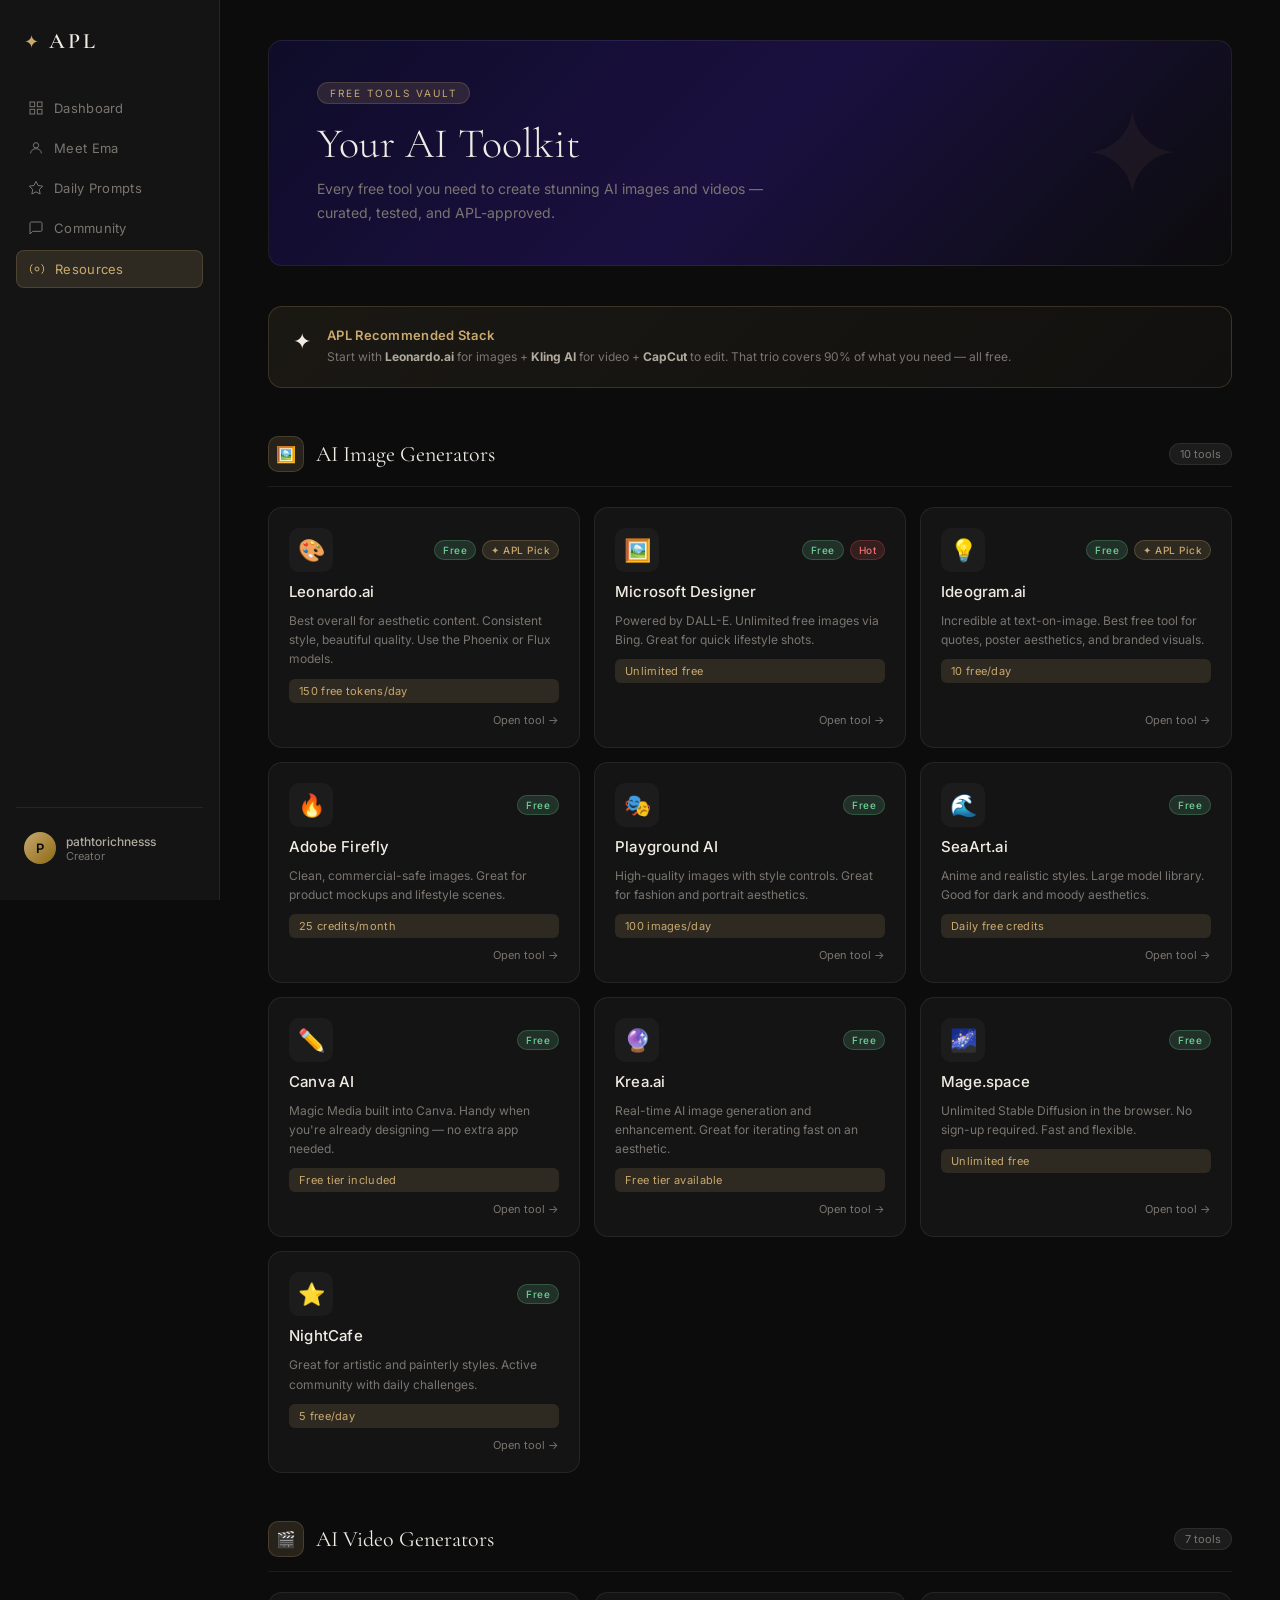
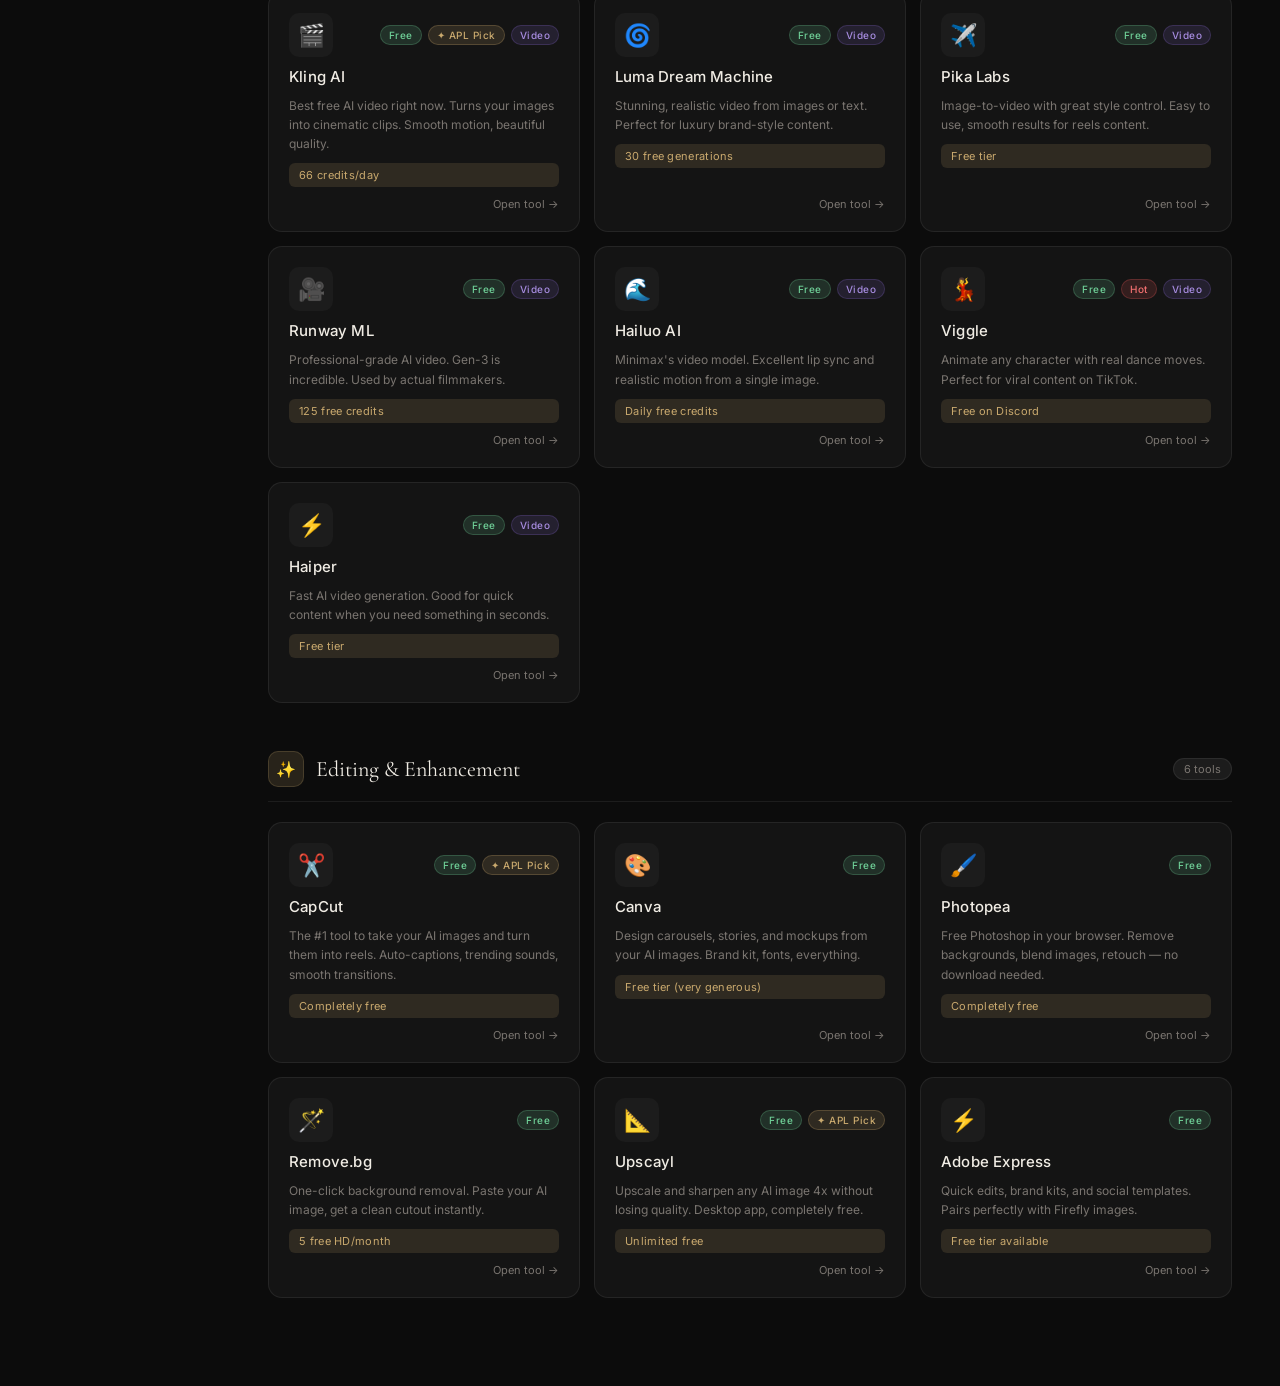
<file: tools.html>
<!DOCTYPE html>
<html lang="en">
<head>
  <meta charset="UTF-8" />
  <meta name="viewport" content="width=device-width, initial-scale=1.0" />
  <title>Tools & Resources — APL</title>
  <link href="https://fonts.googleapis.com/css2?family=Cormorant+Garamond:ital,wght@0,300;0,400;0,600;1,300;1,400&family=Inter:wght@300;400;500&display=swap" rel="stylesheet" />
  <link rel="stylesheet" href="style.css" />
  <style>
    .tools-hero {
      background: linear-gradient(135deg, #0f0c29 0%, #1a1040 50%, #0c0c0c 100%);
      border: 1px solid var(--border);
      border-radius: var(--radius);
      padding: 40px 48px;
      margin-bottom: 40px;
      position: relative;
      overflow: hidden;
    }
    .tools-hero::before {
      content: '✦';
      position: absolute;
      right: 48px;
      top: 50%;
      transform: translateY(-50%);
      font-size: 120px;
      color: rgba(201,169,110,0.06);
      line-height: 1;
    }
    .tools-hero-tag {
      font-size: 10px;
      letter-spacing: 2px;
      text-transform: uppercase;
      color: var(--gold);
      background: var(--gold-dim);
      border: 1px solid rgba(201,169,110,0.2);
      border-radius: 40px;
      padding: 4px 12px;
      display: inline-block;
      margin-bottom: 14px;
    }
    .tools-hero h1 {
      font-family: 'Cormorant Garamond', serif;
      font-size: 42px;
      font-weight: 300;
      color: var(--text);
      margin-bottom: 8px;
    }
    .tools-hero p {
      font-size: 14px;
      color: var(--text-muted);
      max-width: 480px;
      line-height: 1.7;
    }

    .category-section { margin-bottom: 48px; }

    .category-header {
      display: flex;
      align-items: center;
      gap: 12px;
      margin-bottom: 20px;
      padding-bottom: 14px;
      border-bottom: 1px solid var(--border);
    }
    .category-icon {
      width: 36px;
      height: 36px;
      border-radius: 10px;
      background: var(--gold-dim);
      border: 1px solid rgba(201,169,110,0.2);
      display: flex;
      align-items: center;
      justify-content: center;
      font-size: 16px;
    }
    .category-title {
      font-family: 'Cormorant Garamond', serif;
      font-size: 22px;
      font-weight: 400;
      color: var(--text);
    }
    .category-count {
      margin-left: auto;
      font-size: 11px;
      color: var(--text-muted);
      background: var(--bg3);
      border: 1px solid var(--border);
      border-radius: 40px;
      padding: 3px 10px;
    }

    .tools-grid {
      display: grid;
      grid-template-columns: repeat(auto-fill, minmax(280px, 1fr));
      gap: 14px;
    }

    .tool-card {
      background: var(--bg2);
      border: 1px solid var(--border);
      border-radius: var(--radius);
      padding: 20px;
      display: flex;
      flex-direction: column;
      gap: 10px;
      transition: transform 0.2s, border-color 0.2s, box-shadow 0.2s;
      text-decoration: none;
      cursor: pointer;
    }
    .tool-card:hover {
      transform: translateY(-2px);
      border-color: rgba(201,169,110,0.25);
      box-shadow: 0 8px 32px rgba(0,0,0,0.4);
    }

    .tool-card-top {
      display: flex;
      align-items: center;
      justify-content: space-between;
    }
    .tool-icon {
      width: 44px;
      height: 44px;
      border-radius: 10px;
      display: flex;
      align-items: center;
      justify-content: center;
      font-size: 22px;
      flex-shrink: 0;
    }
    .tool-badges {
      display: flex;
      gap: 6px;
      flex-wrap: wrap;
      justify-content: flex-end;
    }
    .badge {
      font-size: 10px;
      letter-spacing: 0.5px;
      padding: 3px 8px;
      border-radius: 40px;
      font-weight: 500;
    }
    .badge-free { background: rgba(111,207,151,0.15); color: #6fcf97; border: 1px solid rgba(111,207,151,0.25); }
    .badge-hot { background: rgba(235,87,87,0.15); color: #f27070; border: 1px solid rgba(235,87,87,0.25); }
    .badge-fav { background: var(--gold-dim); color: var(--gold); border: 1px solid rgba(201,169,110,0.25); }
    .badge-video { background: rgba(130,100,200,0.15); color: #a78ce0; border: 1px solid rgba(130,100,200,0.25); }

    .tool-name {
      font-size: 15px;
      font-weight: 500;
      color: var(--text);
      letter-spacing: 0.2px;
    }
    .tool-desc {
      font-size: 12px;
      color: var(--text-muted);
      line-height: 1.6;
    }
    .tool-limit {
      font-size: 11px;
      color: var(--gold);
      background: var(--gold-dim);
      border-radius: 6px;
      padding: 5px 10px;
      display: inline-block;
      letter-spacing: 0.3px;
    }
    .tool-link-icon {
      font-size: 11px;
      color: var(--text-muted);
      text-align: right;
      margin-top: auto;
    }

    .pro-tip {
      background: linear-gradient(135deg, rgba(201,169,110,0.08), rgba(201,169,110,0.03));
      border: 1px solid rgba(201,169,110,0.2);
      border-radius: var(--radius);
      padding: 20px 24px;
      margin-bottom: 48px;
      display: flex;
      gap: 16px;
      align-items: flex-start;
    }
    .pro-tip-icon { font-size: 22px; flex-shrink: 0; margin-top: 1px; }
    .pro-tip-title { font-size: 13px; font-weight: 600; color: var(--gold); margin-bottom: 4px; letter-spacing: 0.3px; }
    .pro-tip-text { font-size: 12px; color: var(--text-muted); line-height: 1.7; }
  </style>
</head>
<body>

  <aside class="sidebar">
    <div class="sidebar-logo">
      <span class="logo-icon">✦</span>
      <span class="logo-text">APL</span>
    </div>
    <nav class="sidebar-nav">
      <a href="index.html" class="nav-item">
        <svg viewBox="0 0 24 24" fill="none" stroke="currentColor" stroke-width="1.5"><rect x="3" y="3" width="7" height="7"/><rect x="14" y="3" width="7" height="7"/><rect x="3" y="14" width="7" height="7"/><rect x="14" y="14" width="7" height="7"/></svg>
        Dashboard
      </a>
      <a href="about.html" class="nav-item">
        <svg viewBox="0 0 24 24" fill="none" stroke="currentColor" stroke-width="1.5"><circle cx="12" cy="8" r="4"/><path d="M4 20c0-4 3.6-7 8-7s8 3 8 7"/></svg>
        Meet Ema
      </a>
      <a href="#" class="nav-item">
        <svg viewBox="0 0 24 24" fill="none" stroke="currentColor" stroke-width="1.5"><path d="M12 2l3.09 6.26L22 9.27l-5 4.87 1.18 6.88L12 17.77l-6.18 3.25L7 14.14 2 9.27l6.91-1.01z"/></svg>
        Daily Prompts
      </a>
      <a href="#" class="nav-item">
        <svg viewBox="0 0 24 24" fill="none" stroke="currentColor" stroke-width="1.5"><path d="M21 15a2 2 0 0 1-2 2H7l-4 4V5a2 2 0 0 1 2-2h14a2 2 0 0 1 2 2z"/></svg>
        Community
      </a>
      <a href="tools.html" class="nav-item active">
        <svg viewBox="0 0 24 24" fill="none" stroke="currentColor" stroke-width="1.5"><circle cx="12" cy="12" r="3"/><path d="M19.07 4.93a10 10 0 0 1 0 14.14M4.93 4.93a10 10 0 0 0 0 14.14"/></svg>
        Resources
      </a>
    </nav>
    <div class="sidebar-bottom">
      <div class="sidebar-user">
        <div class="user-avatar">P</div>
        <div class="user-info">
          <span class="user-name">pathtorichnesss</span>
          <span class="user-role">Creator</span>
        </div>
      </div>
    </div>
  </aside>

  <main class="main">

    <div class="tools-hero">
      <span class="tools-hero-tag">Free Tools Vault</span>
      <h1>Your AI Toolkit</h1>
      <p>Every free tool you need to create stunning AI images and videos — curated, tested, and APL-approved.</p>
    </div>

    <div class="pro-tip">
      <span class="pro-tip-icon">✦</span>
      <div>
        <div class="pro-tip-title">APL Recommended Stack</div>
        <div class="pro-tip-text">Start with <strong style="color:var(--text-sub)">Leonardo.ai</strong> for images + <strong style="color:var(--text-sub)">Kling AI</strong> for video + <strong style="color:var(--text-sub)">CapCut</strong> to edit. That trio covers 90% of what you need — all free.</div>
      </div>
    </div>

    <!-- AI Image Tools -->
    <div class="category-section">
      <div class="category-header">
        <div class="category-icon">🖼️</div>
        <span class="category-title">AI Image Generators</span>
        <span class="category-count">10 tools</span>
      </div>
      <div class="tools-grid" id="imageTools"></div>
    </div>

    <!-- AI Video Tools -->
    <div class="category-section">
      <div class="category-header">
        <div class="category-icon">🎬</div>
        <span class="category-title">AI Video Generators</span>
        <span class="category-count">7 tools</span>
      </div>
      <div class="tools-grid" id="videoTools"></div>
    </div>

    <!-- Editing Tools -->
    <div class="category-section">
      <div class="category-header">
        <div class="category-icon">✨</div>
        <span class="category-title">Editing & Enhancement</span>
        <span class="category-count">6 tools</span>
      </div>
      <div class="tools-grid" id="editTools"></div>
    </div>

  </main>

  <script>
    const imageTools = [
      { icon: "🎨", name: "Leonardo.ai", desc: "Best overall for aesthetic content. Consistent style, beautiful quality. Use the Phoenix or Flux models.", limit: "150 free tokens/day", badges: ["free", "fav"], url: "https://leonardo.ai" },
      { icon: "🖼️", name: "Microsoft Designer", desc: "Powered by DALL-E. Unlimited free images via Bing. Great for quick lifestyle shots.", limit: "Unlimited free", badges: ["free", "hot"], url: "https://designer.microsoft.com" },
      { icon: "💡", name: "Ideogram.ai", desc: "Incredible at text-on-image. Best free tool for quotes, poster aesthetics, and branded visuals.", limit: "10 free/day", badges: ["free", "fav"], url: "https://ideogram.ai" },
      { icon: "🔥", name: "Adobe Firefly", desc: "Clean, commercial-safe images. Great for product mockups and lifestyle scenes.", limit: "25 credits/month", badges: ["free"], url: "https://firefly.adobe.com" },
      { icon: "🎭", name: "Playground AI", desc: "High-quality images with style controls. Great for fashion and portrait aesthetics.", limit: "100 images/day", badges: ["free"], url: "https://playground.com" },
      { icon: "🌊", name: "SeaArt.ai", desc: "Anime and realistic styles. Large model library. Good for dark and moody aesthetics.", limit: "Daily free credits", badges: ["free"], url: "https://seaart.ai" },
      { icon: "✏️", name: "Canva AI", desc: "Magic Media built into Canva. Handy when you're already designing — no extra app needed.", limit: "Free tier included", badges: ["free"], url: "https://canva.com" },
      { icon: "🔮", name: "Krea.ai", desc: "Real-time AI image generation and enhancement. Great for iterating fast on an aesthetic.", limit: "Free tier available", badges: ["free"], url: "https://krea.ai" },
      { icon: "🌌", name: "Mage.space", desc: "Unlimited Stable Diffusion in the browser. No sign-up required. Fast and flexible.", limit: "Unlimited free", badges: ["free"], url: "https://mage.space" },
      { icon: "⭐", name: "NightCafe", desc: "Great for artistic and painterly styles. Active community with daily challenges.", limit: "5 free/day", badges: ["free"], url: "https://creator.nightcafe.studio" },
    ];

    const videoTools = [
      { icon: "🎬", name: "Kling AI", desc: "Best free AI video right now. Turns your images into cinematic clips. Smooth motion, beautiful quality.", limit: "66 credits/day", badges: ["free", "fav", "video"], url: "https://klingai.com" },
      { icon: "🌀", name: "Luma Dream Machine", desc: "Stunning, realistic video from images or text. Perfect for luxury brand-style content.", limit: "30 free generations", badges: ["free", "video"], url: "https://lumalabs.ai/dream-machine" },
      { icon: "✈️", name: "Pika Labs", desc: "Image-to-video with great style control. Easy to use, smooth results for reels content.", limit: "Free tier", badges: ["free", "video"], url: "https://pika.art" },
      { icon: "🎥", name: "Runway ML", desc: "Professional-grade AI video. Gen-3 is incredible. Used by actual filmmakers.", limit: "125 free credits", badges: ["free", "video"], url: "https://runwayml.com" },
      { icon: "🌊", name: "Hailuo AI", desc: "Minimax's video model. Excellent lip sync and realistic motion from a single image.", limit: "Daily free credits", badges: ["free", "video"], url: "https://hailuoai.video" },
      { icon: "💃", name: "Viggle", desc: "Animate any character with real dance moves. Perfect for viral content on TikTok.", limit: "Free on Discord", badges: ["free", "hot", "video"], url: "https://viggle.ai" },
      { icon: "⚡", name: "Haiper", desc: "Fast AI video generation. Good for quick content when you need something in seconds.", limit: "Free tier", badges: ["free", "video"], url: "https://haiper.ai" },
    ];

    const editTools = [
      { icon: "✂️", name: "CapCut", desc: "The #1 tool to take your AI images and turn them into reels. Auto-captions, trending sounds, smooth transitions.", limit: "Completely free", badges: ["free", "fav"], url: "https://capcut.com" },
      { icon: "🎨", name: "Canva", desc: "Design carousels, stories, and mockups from your AI images. Brand kit, fonts, everything.", limit: "Free tier (very generous)", badges: ["free"], url: "https://canva.com" },
      { icon: "🖌️", name: "Photopea", desc: "Free Photoshop in your browser. Remove backgrounds, blend images, retouch — no download needed.", limit: "Completely free", badges: ["free"], url: "https://photopea.com" },
      { icon: "🪄", name: "Remove.bg", desc: "One-click background removal. Paste your AI image, get a clean cutout instantly.", limit: "5 free HD/month", badges: ["free"], url: "https://remove.bg" },
      { icon: "📐", name: "Upscayl", desc: "Upscale and sharpen any AI image 4x without losing quality. Desktop app, completely free.", limit: "Unlimited free", badges: ["free", "fav"], url: "https://upscayl.org" },
      { icon: "⚡", name: "Adobe Express", desc: "Quick edits, brand kits, and social templates. Pairs perfectly with Firefly images.", limit: "Free tier available", badges: ["free"], url: "https://express.adobe.com" },
    ];

    const badgeMap = {
      free: '<span class="badge badge-free">Free</span>',
      hot: '<span class="badge badge-hot">Hot</span>',
      fav: '<span class="badge badge-fav">✦ APL Pick</span>',
      video: '<span class="badge badge-video">Video</span>',
    };

    function renderTools(tools, containerId) {
      const el = document.getElementById(containerId);
      el.innerHTML = tools.map(t => `
        <a class="tool-card" href="${t.url}" target="_blank" rel="noopener">
          <div class="tool-card-top">
            <div class="tool-icon" style="background:var(--bg3)">${t.icon}</div>
            <div class="tool-badges">${t.badges.map(b => badgeMap[b]).join("")}</div>
          </div>
          <div class="tool-name">${t.name}</div>
          <div class="tool-desc">${t.desc}</div>
          <div class="tool-limit">${t.limit}</div>
          <div class="tool-link-icon">Open tool →</div>
        </a>
      `).join("");
    }

    renderTools(imageTools, "imageTools");
    renderTools(videoTools, "videoTools");
    renderTools(editTools, "editTools");
  </script>
</body>
</html>
</file>
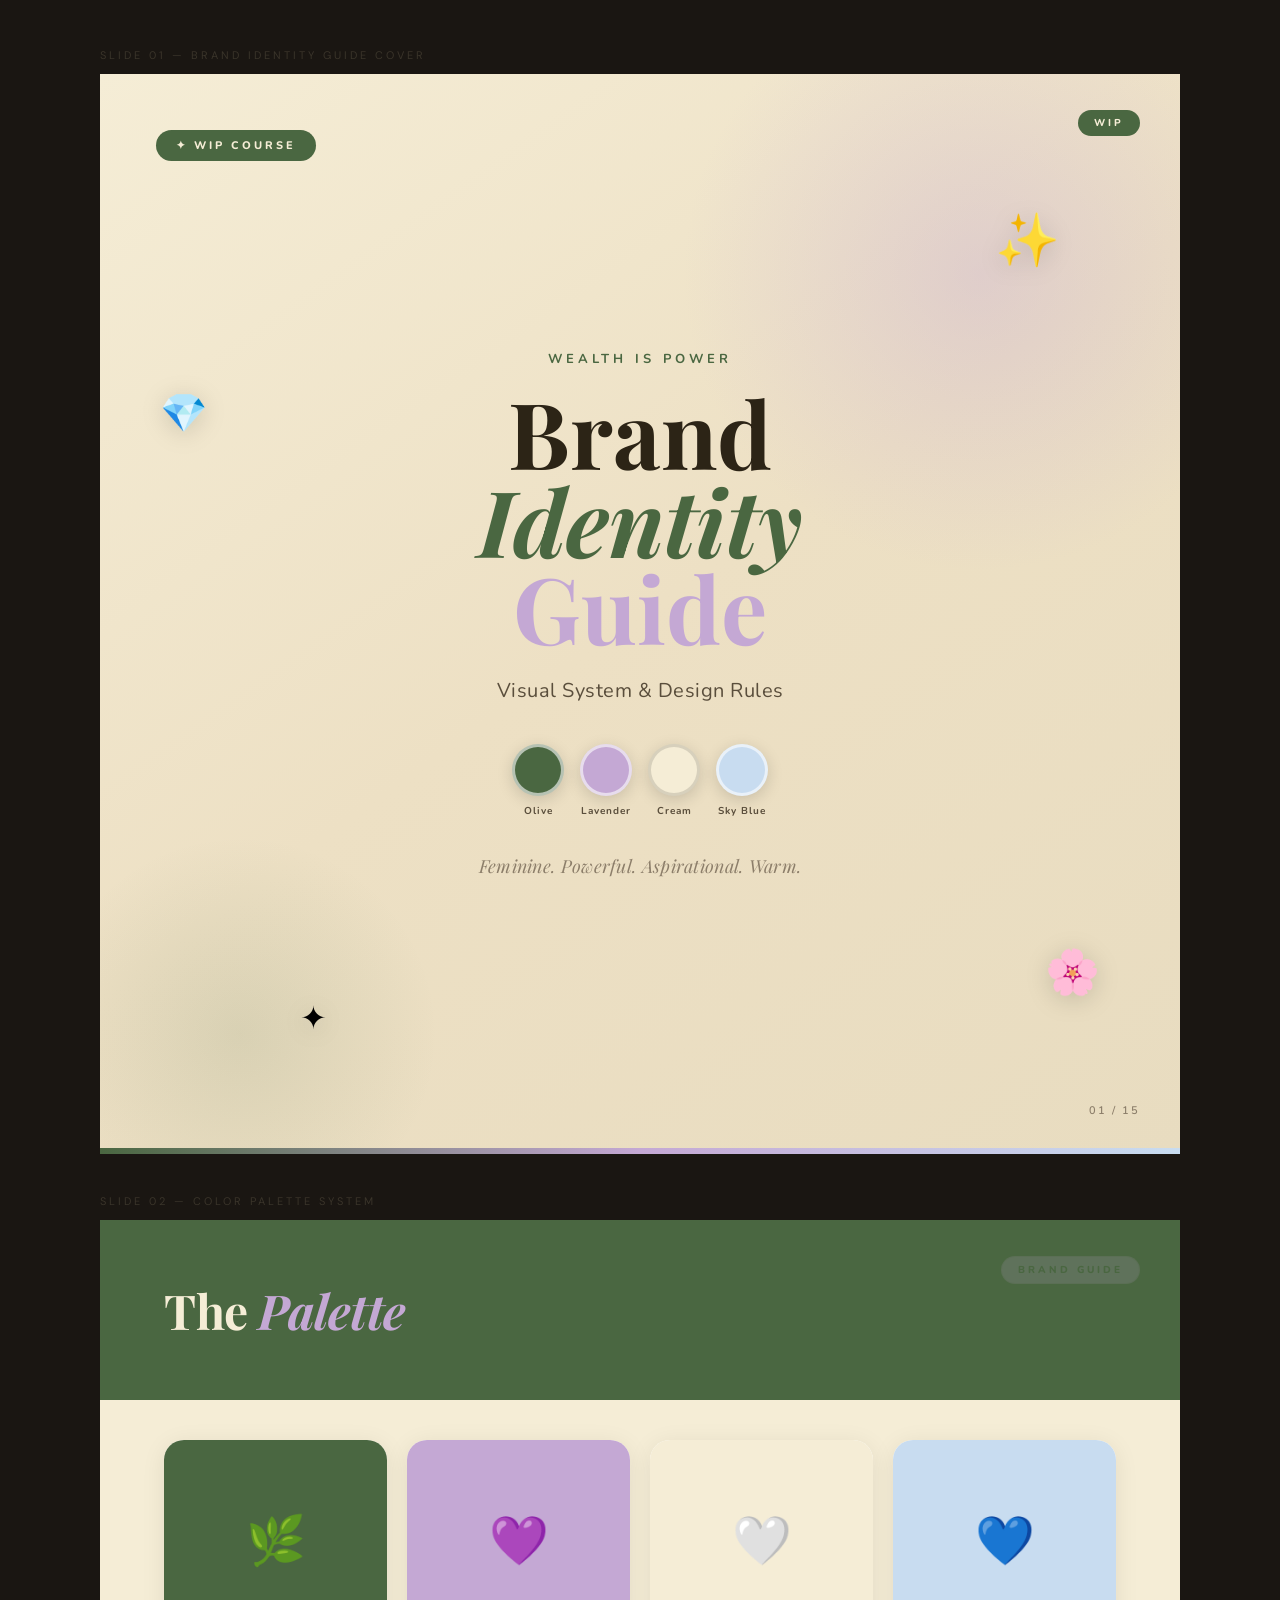
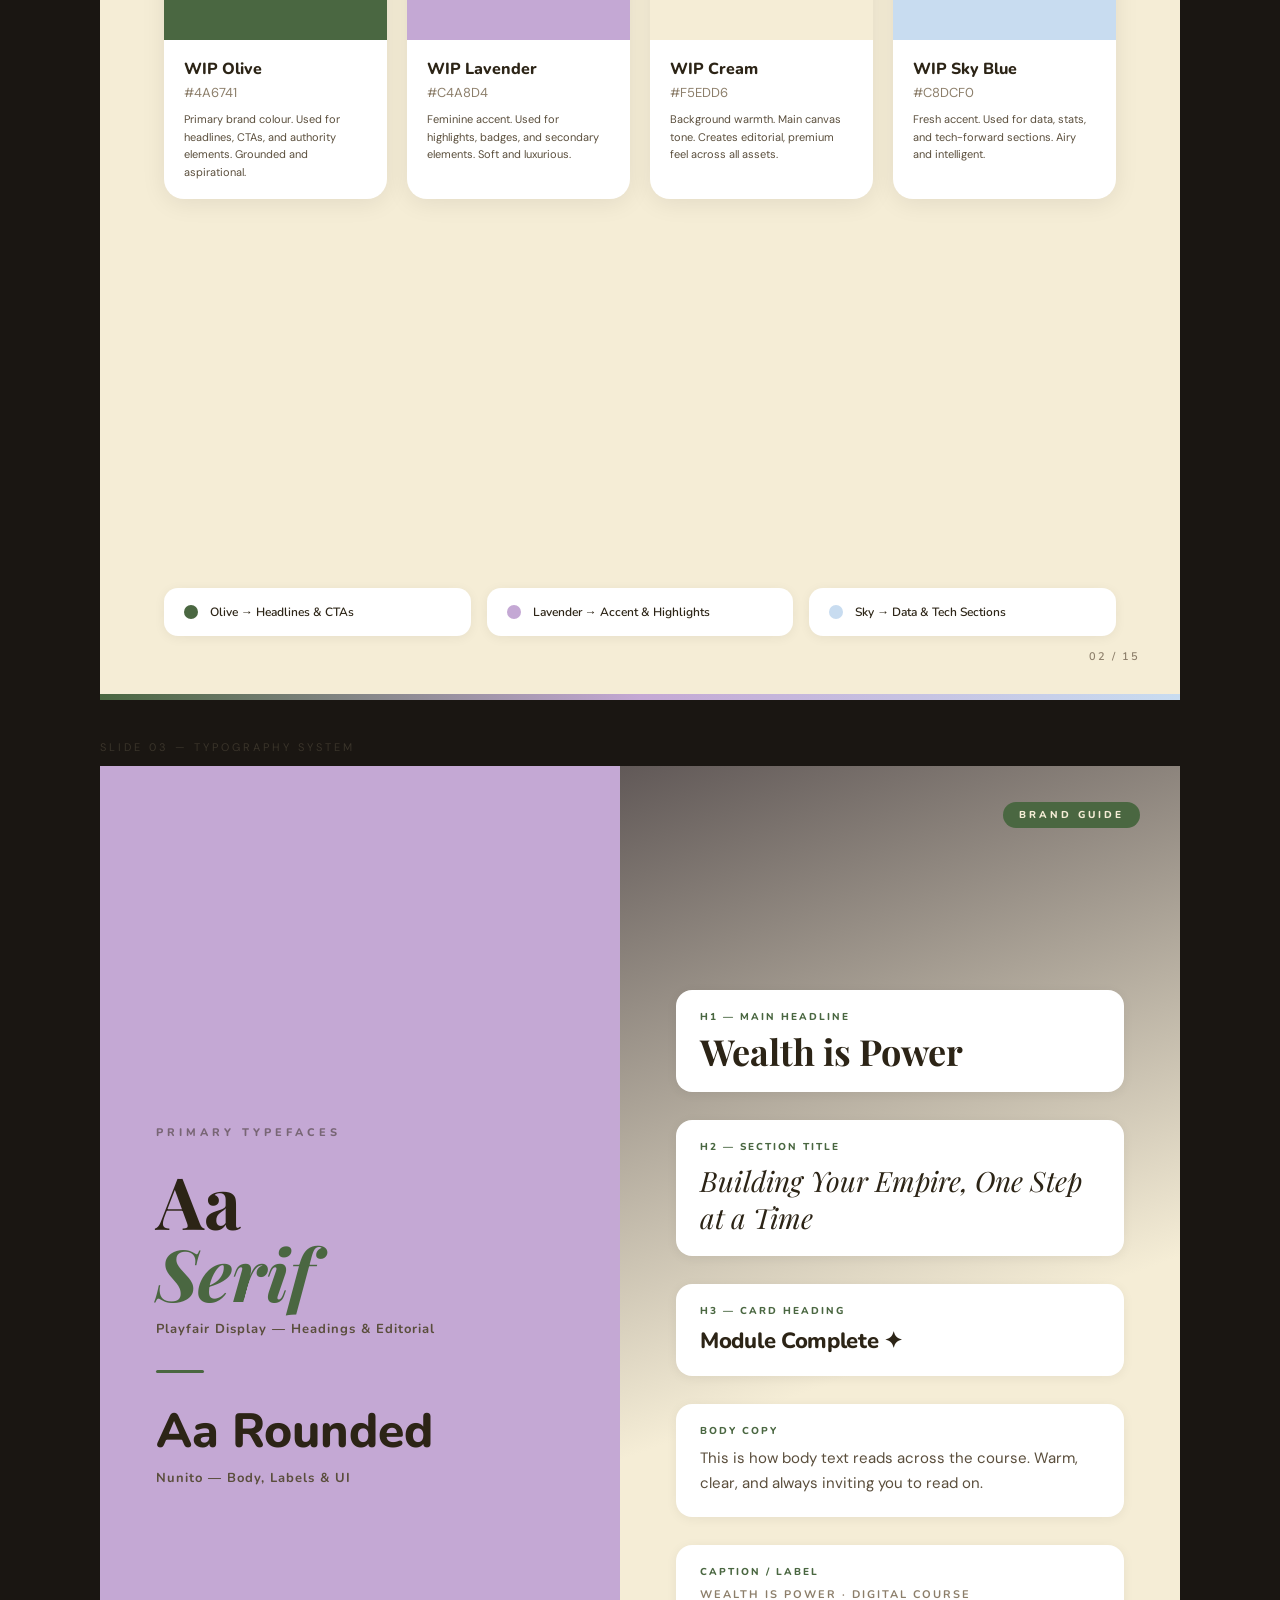
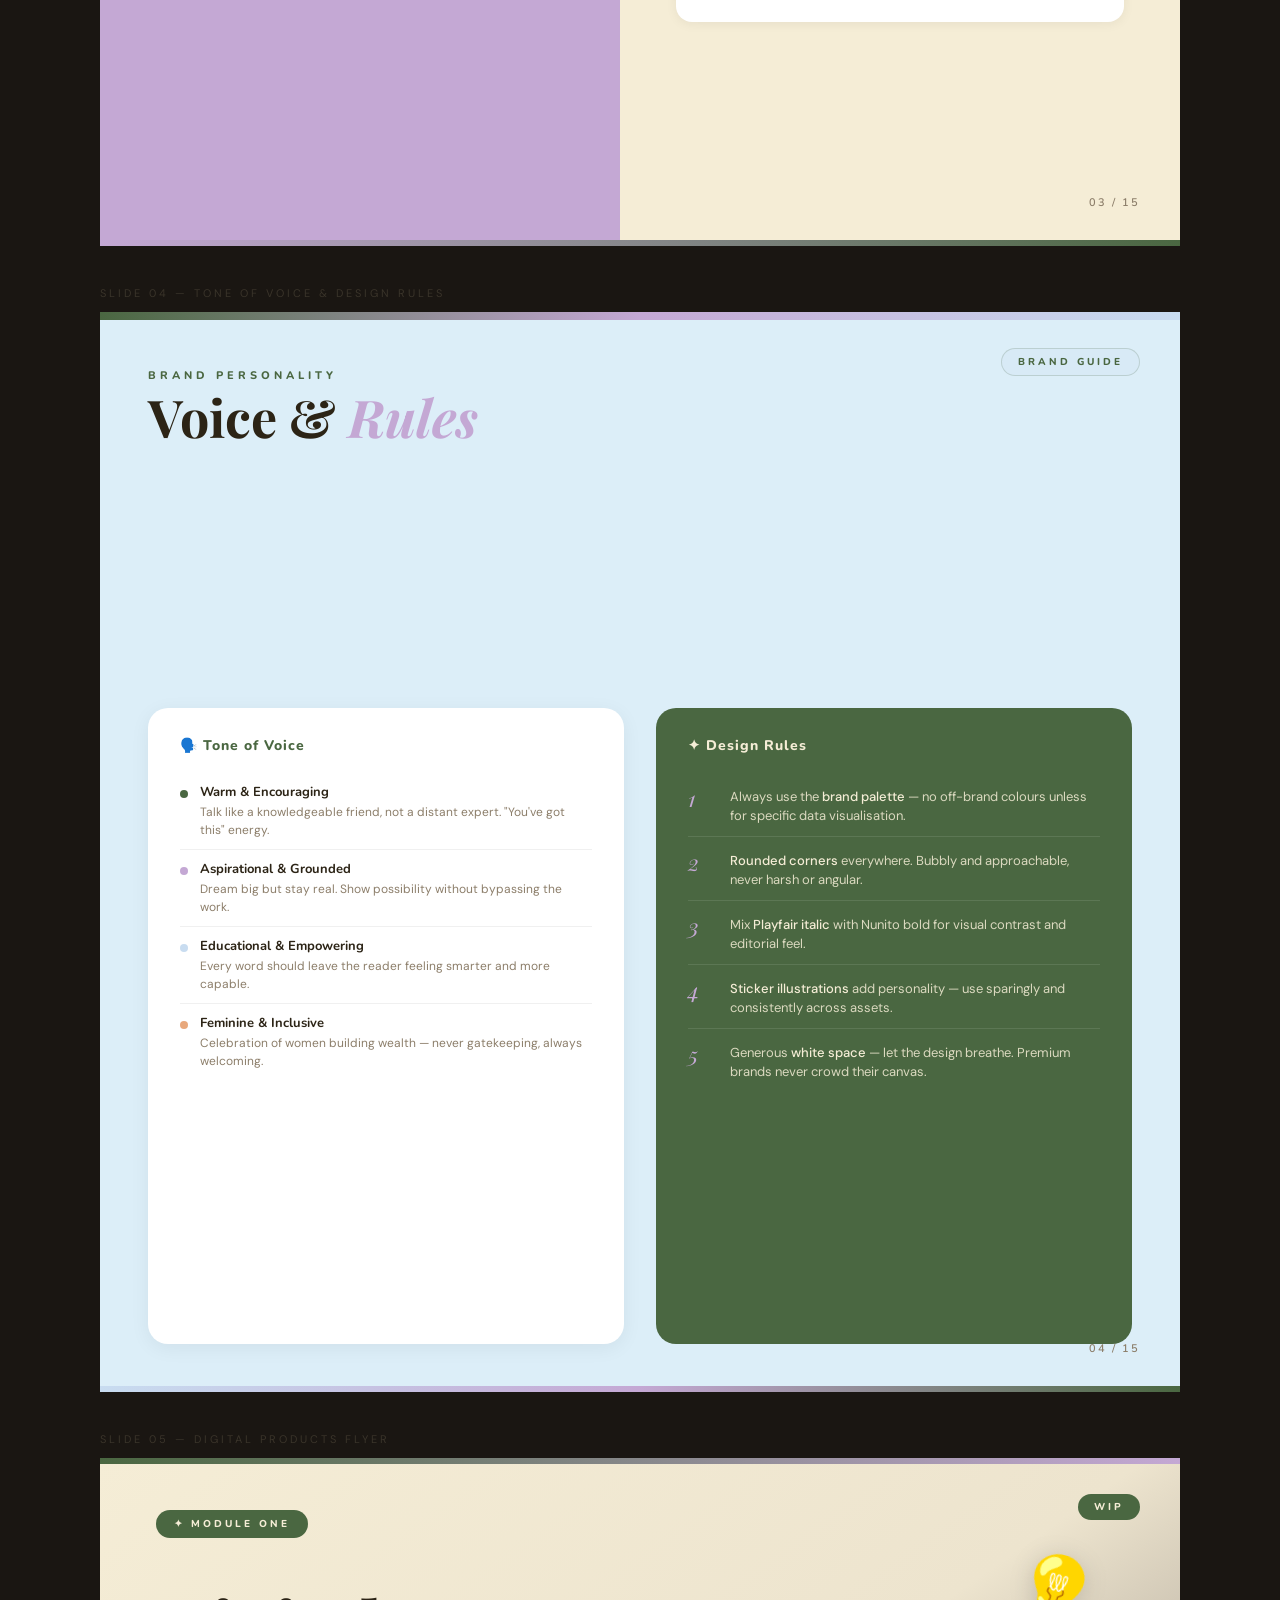
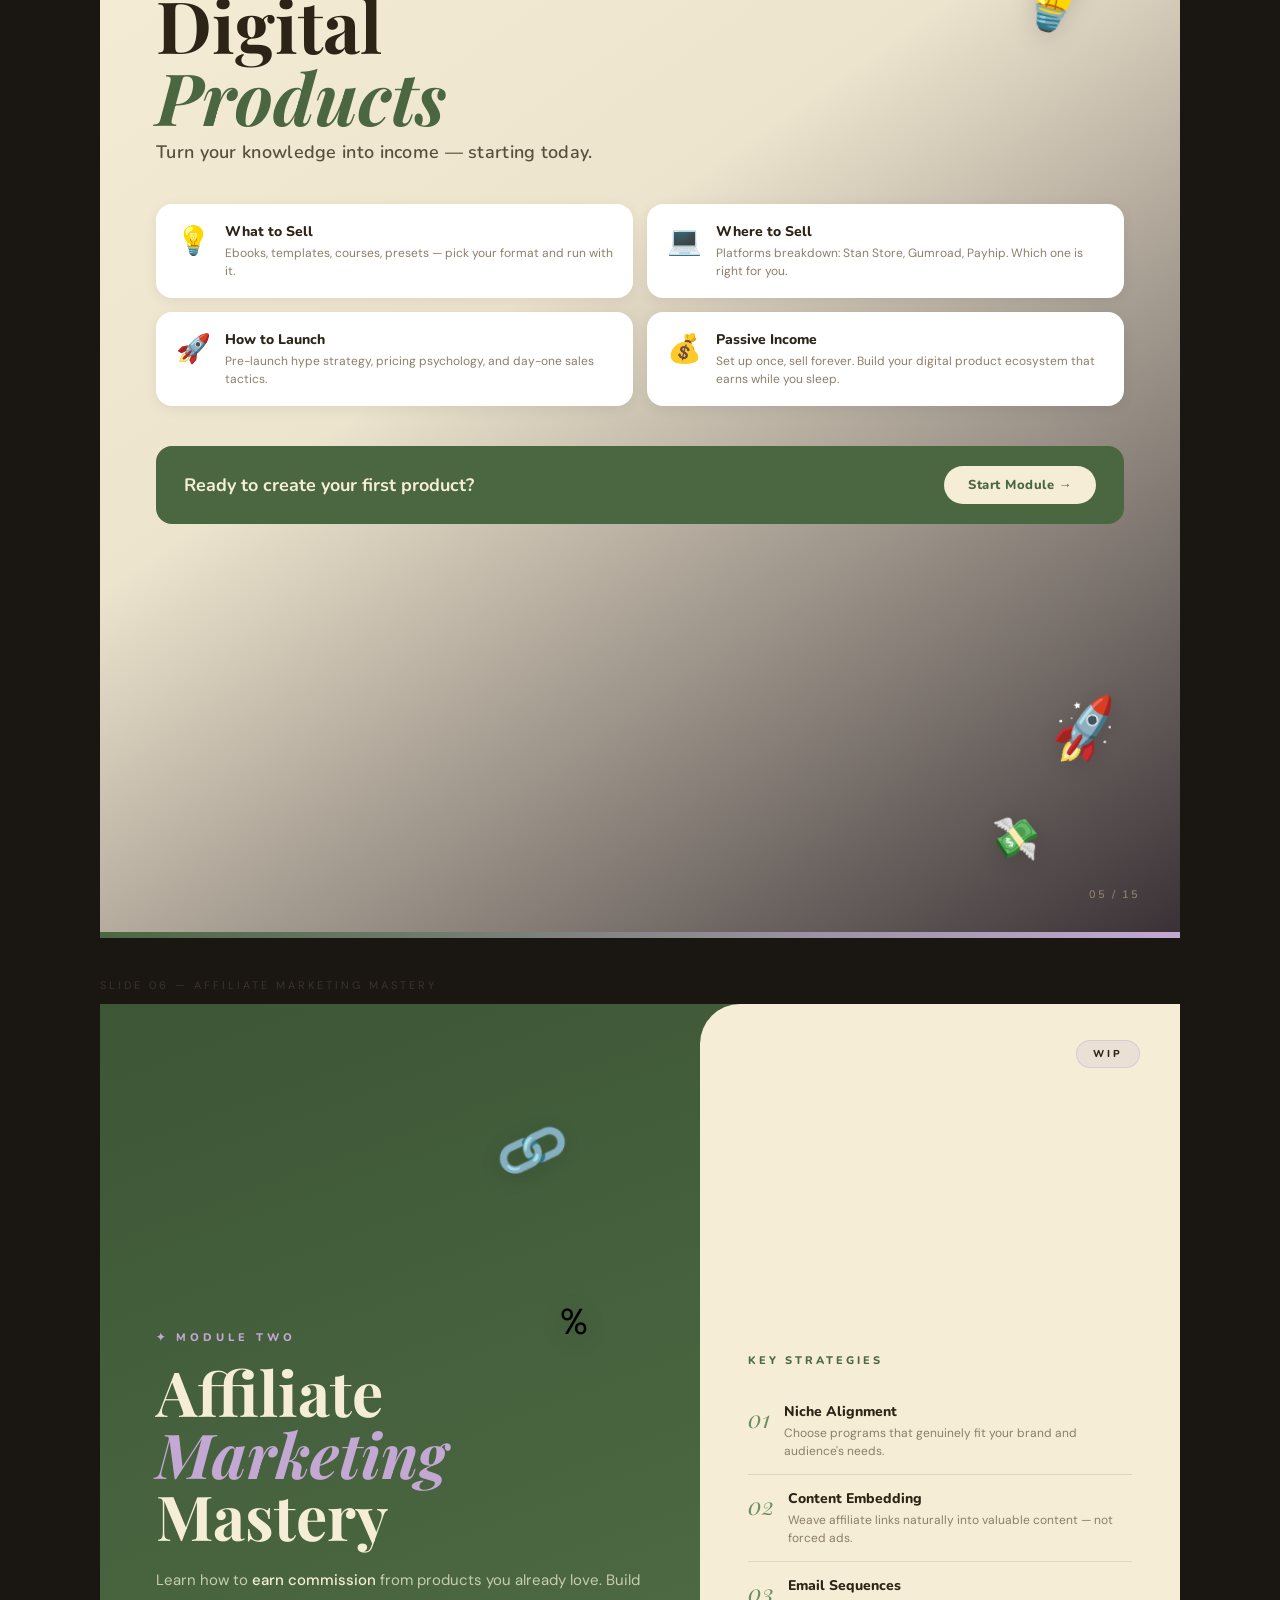
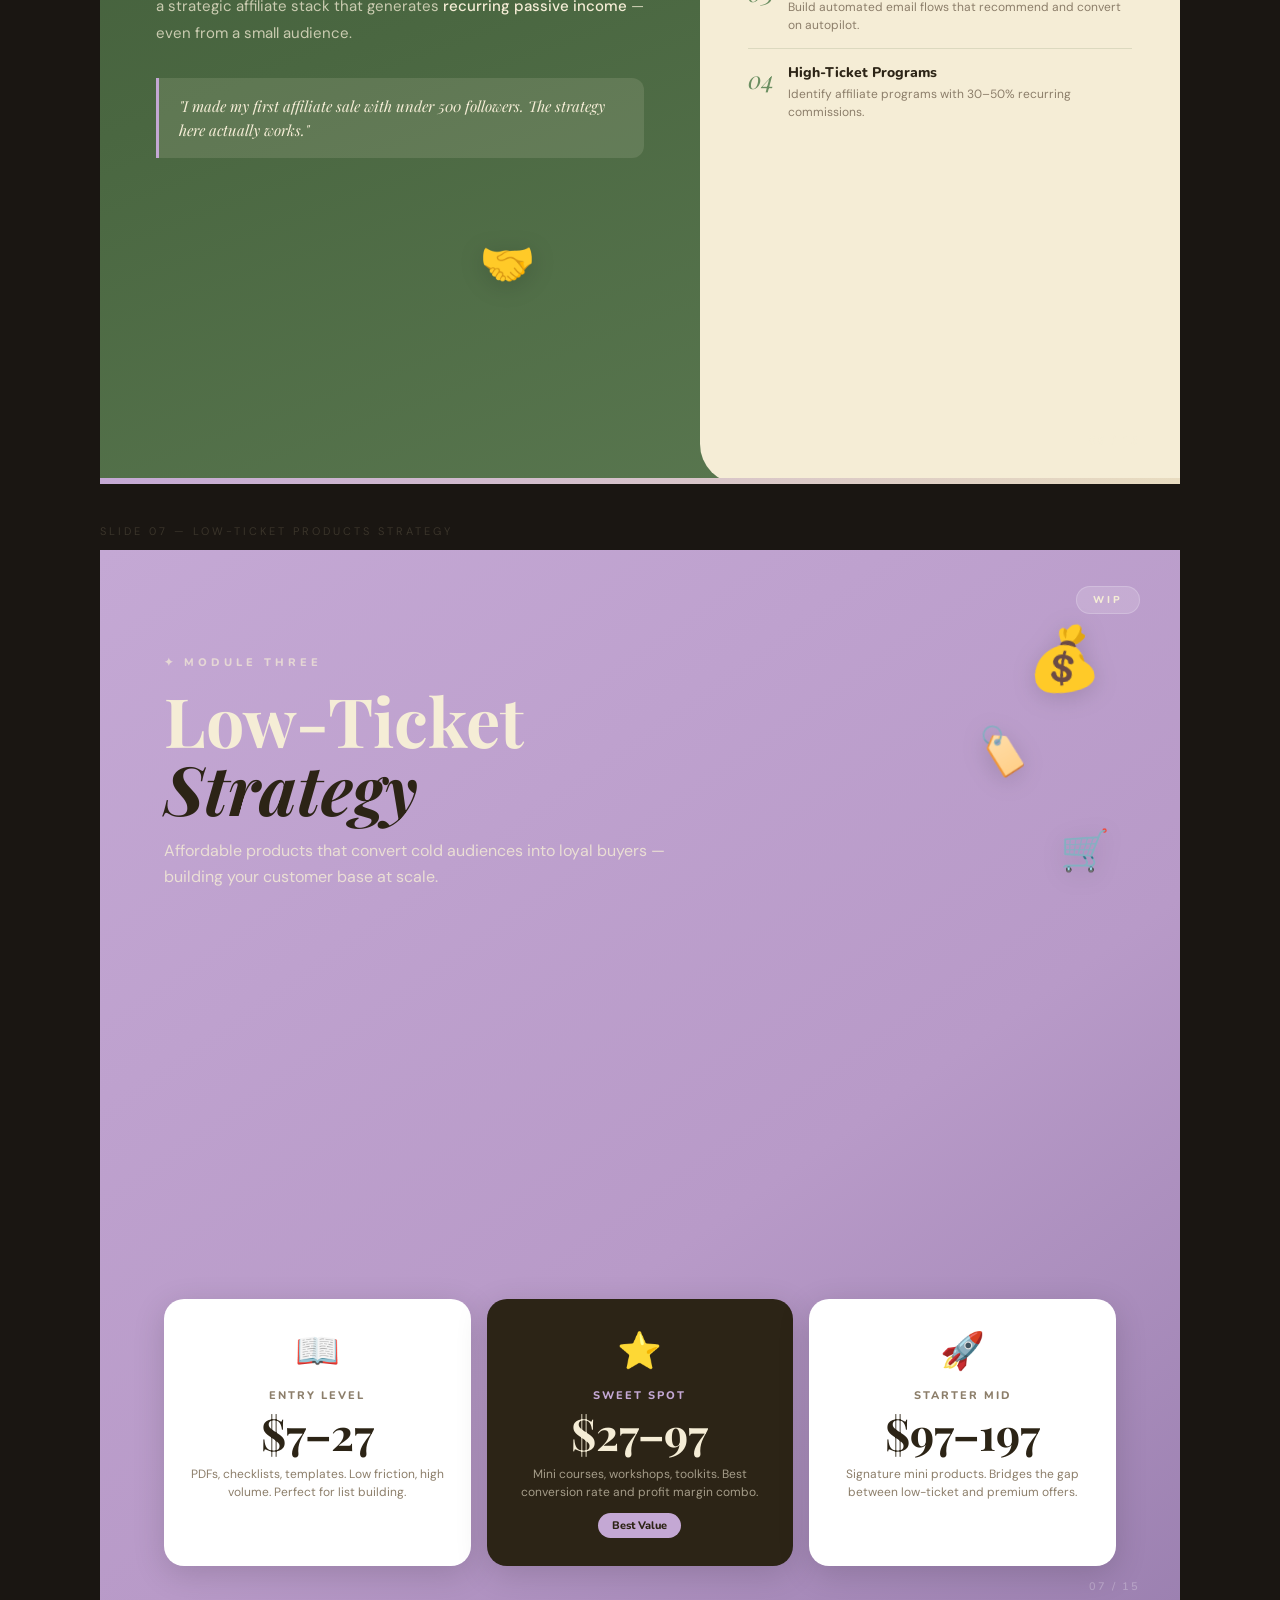
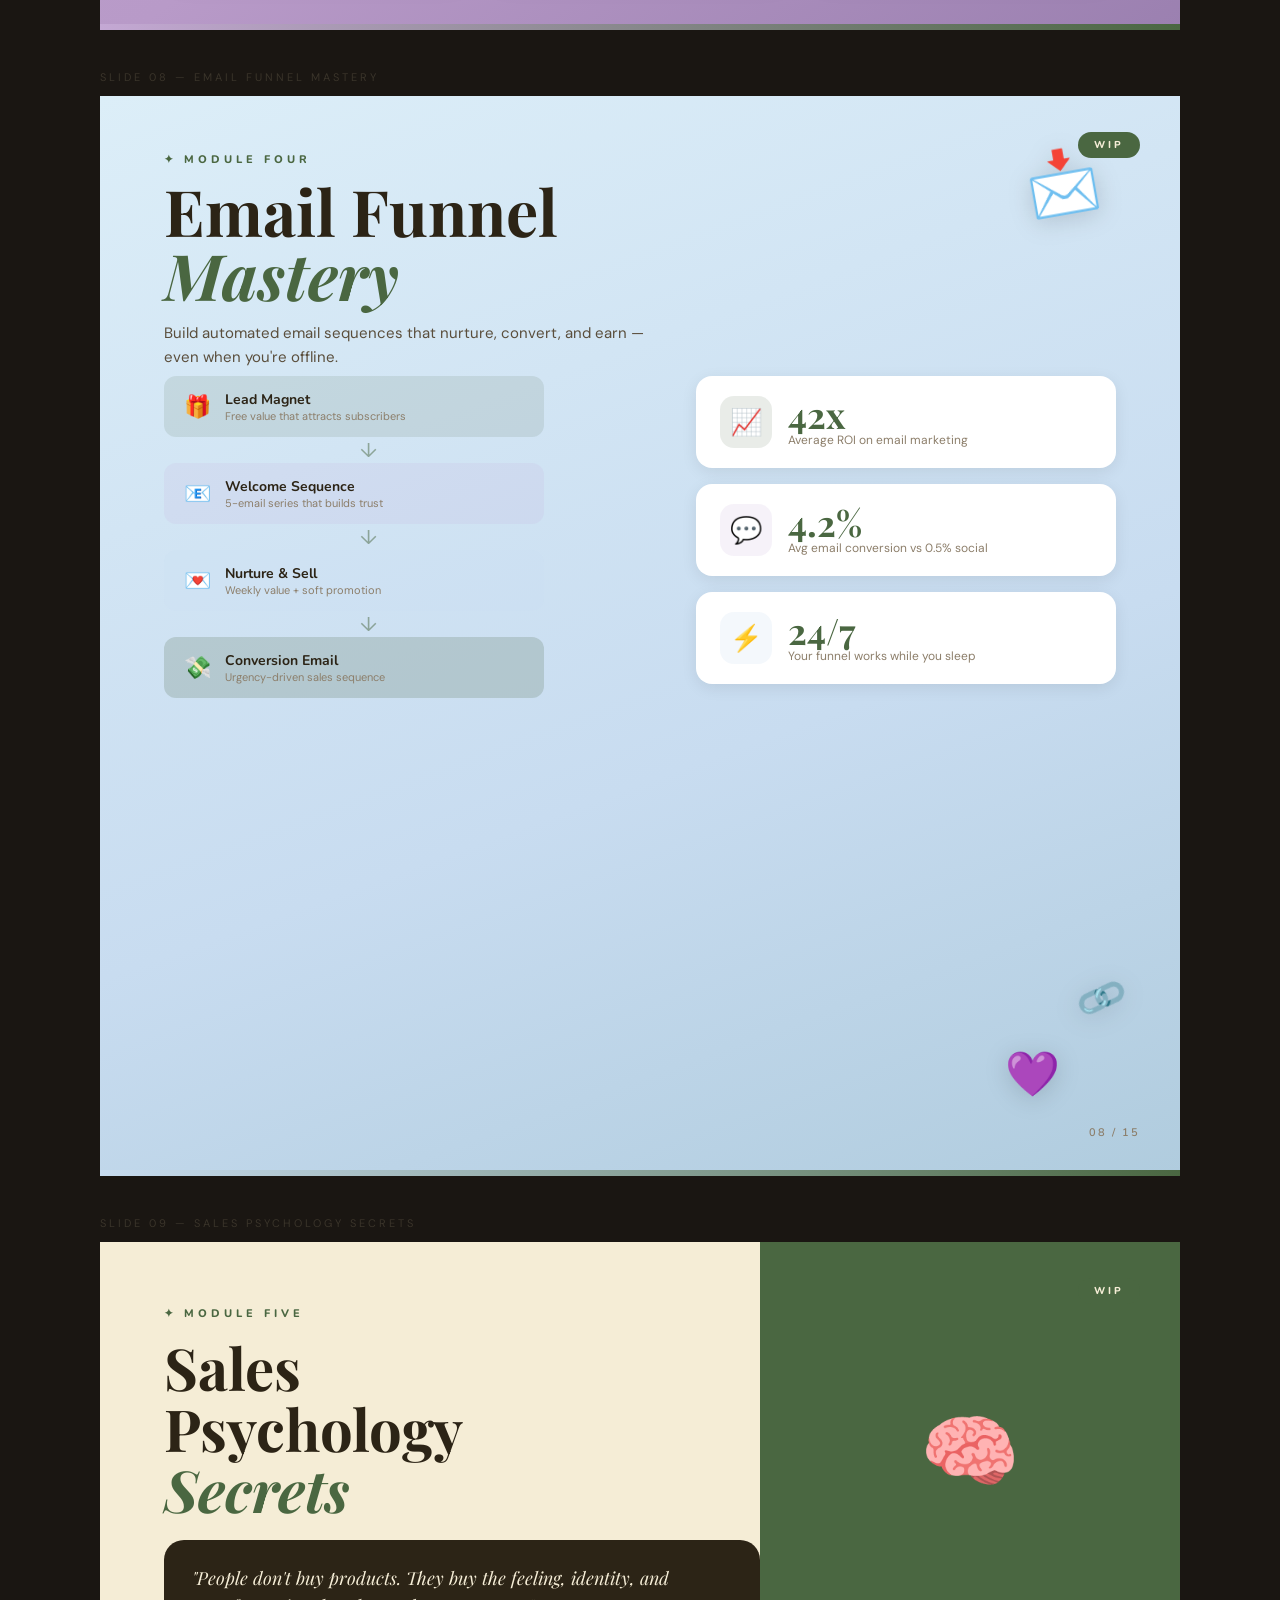
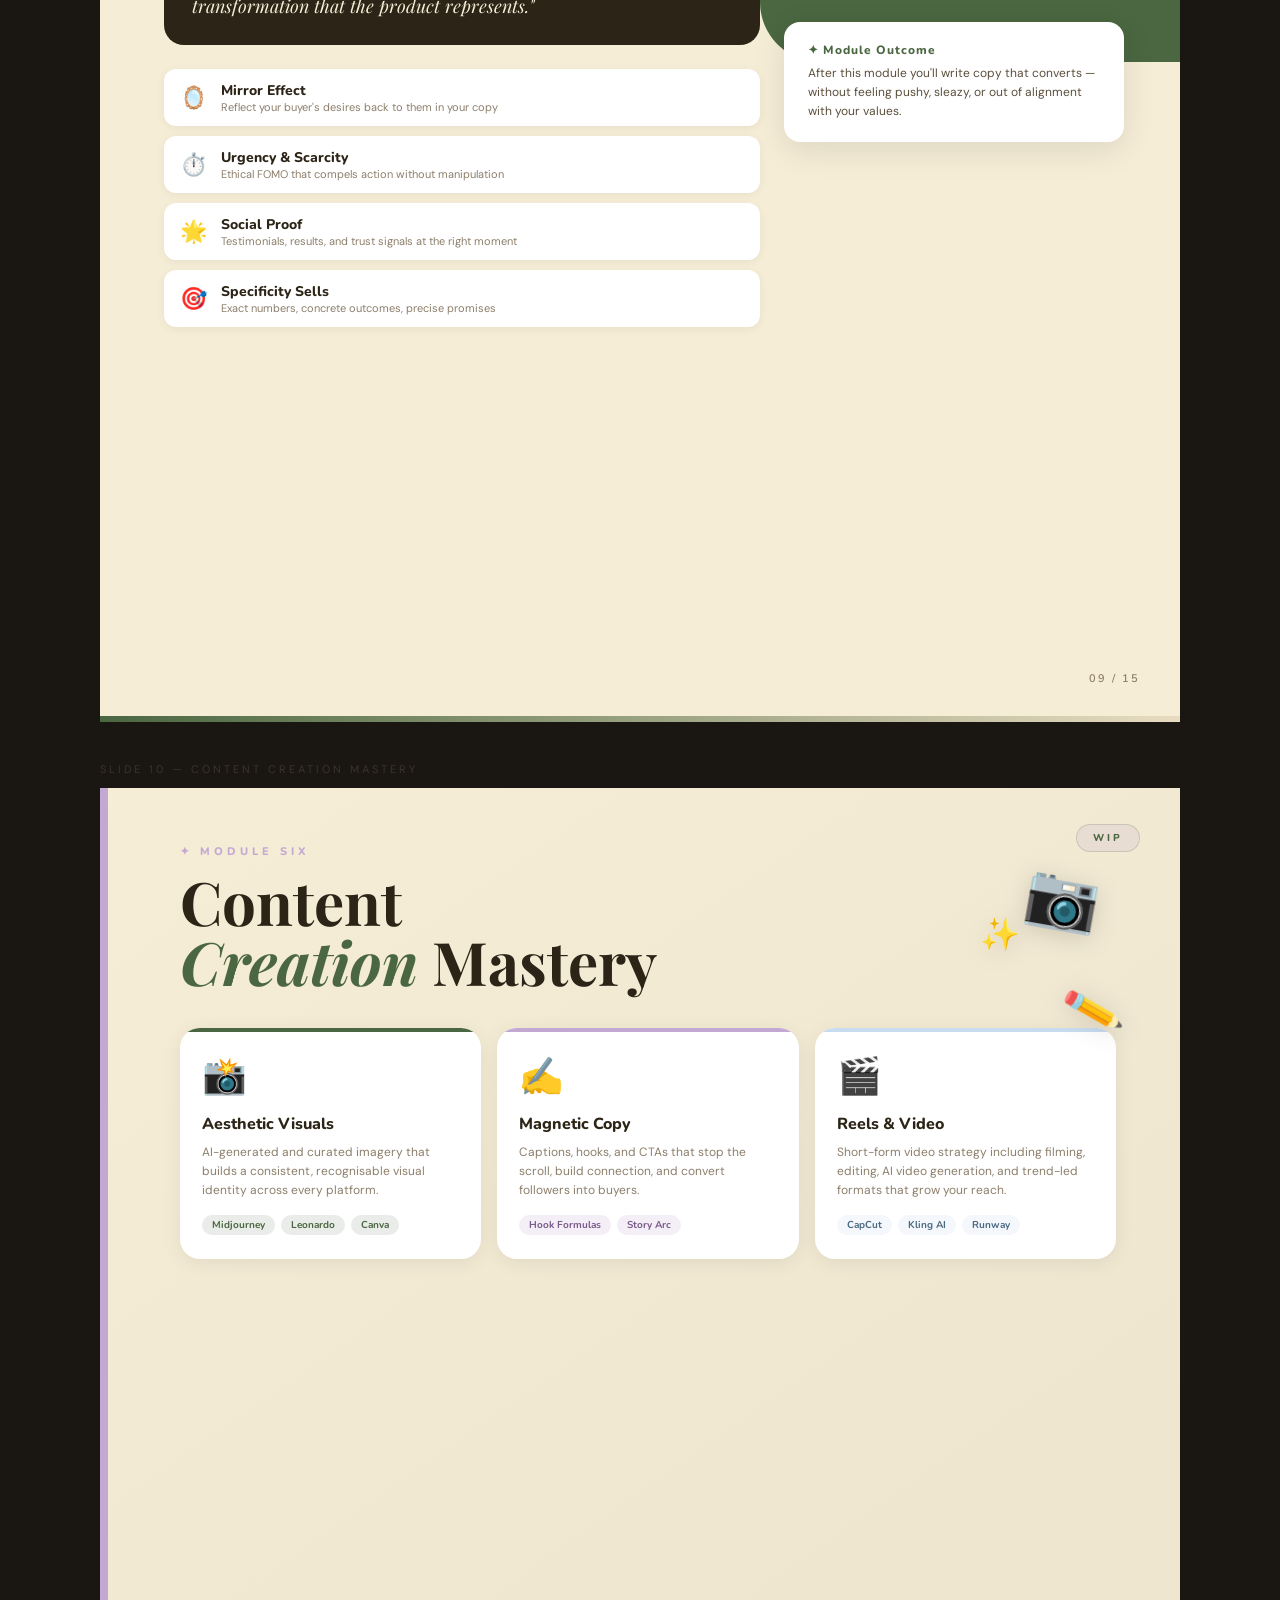
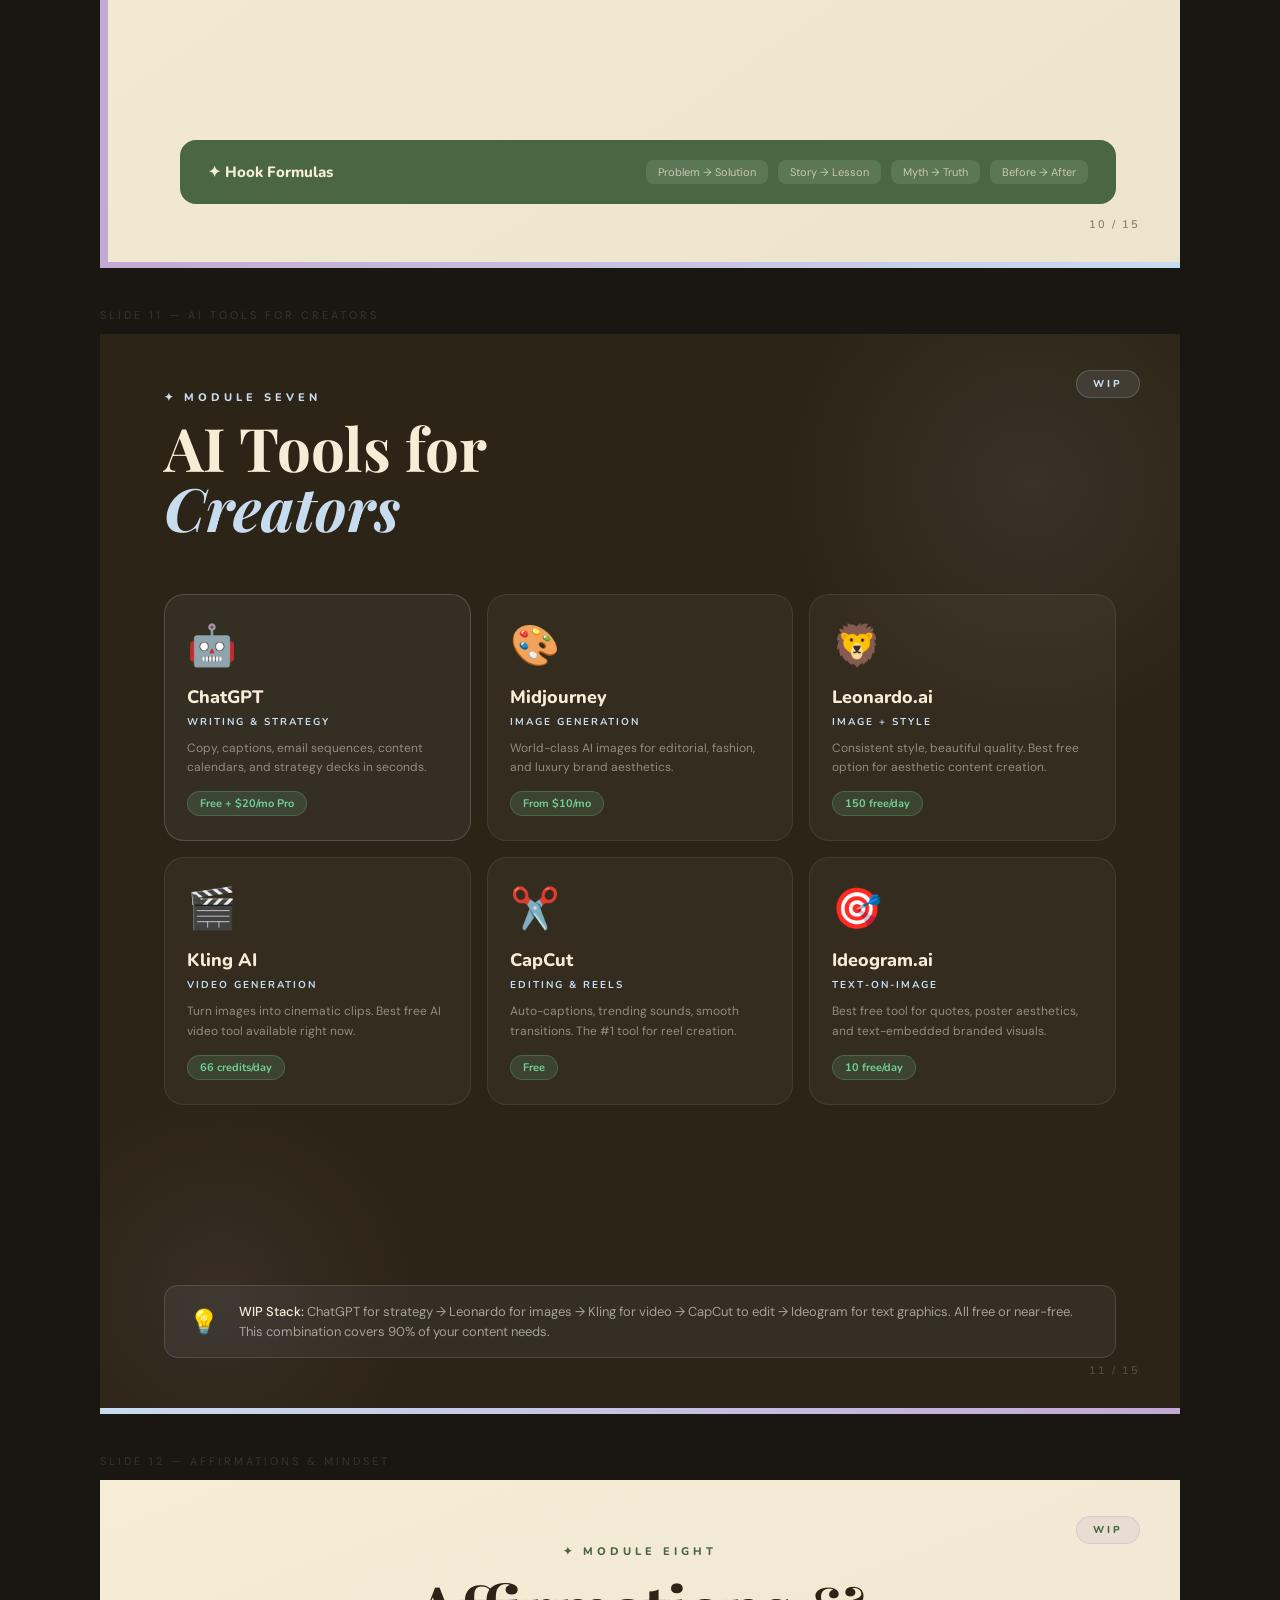
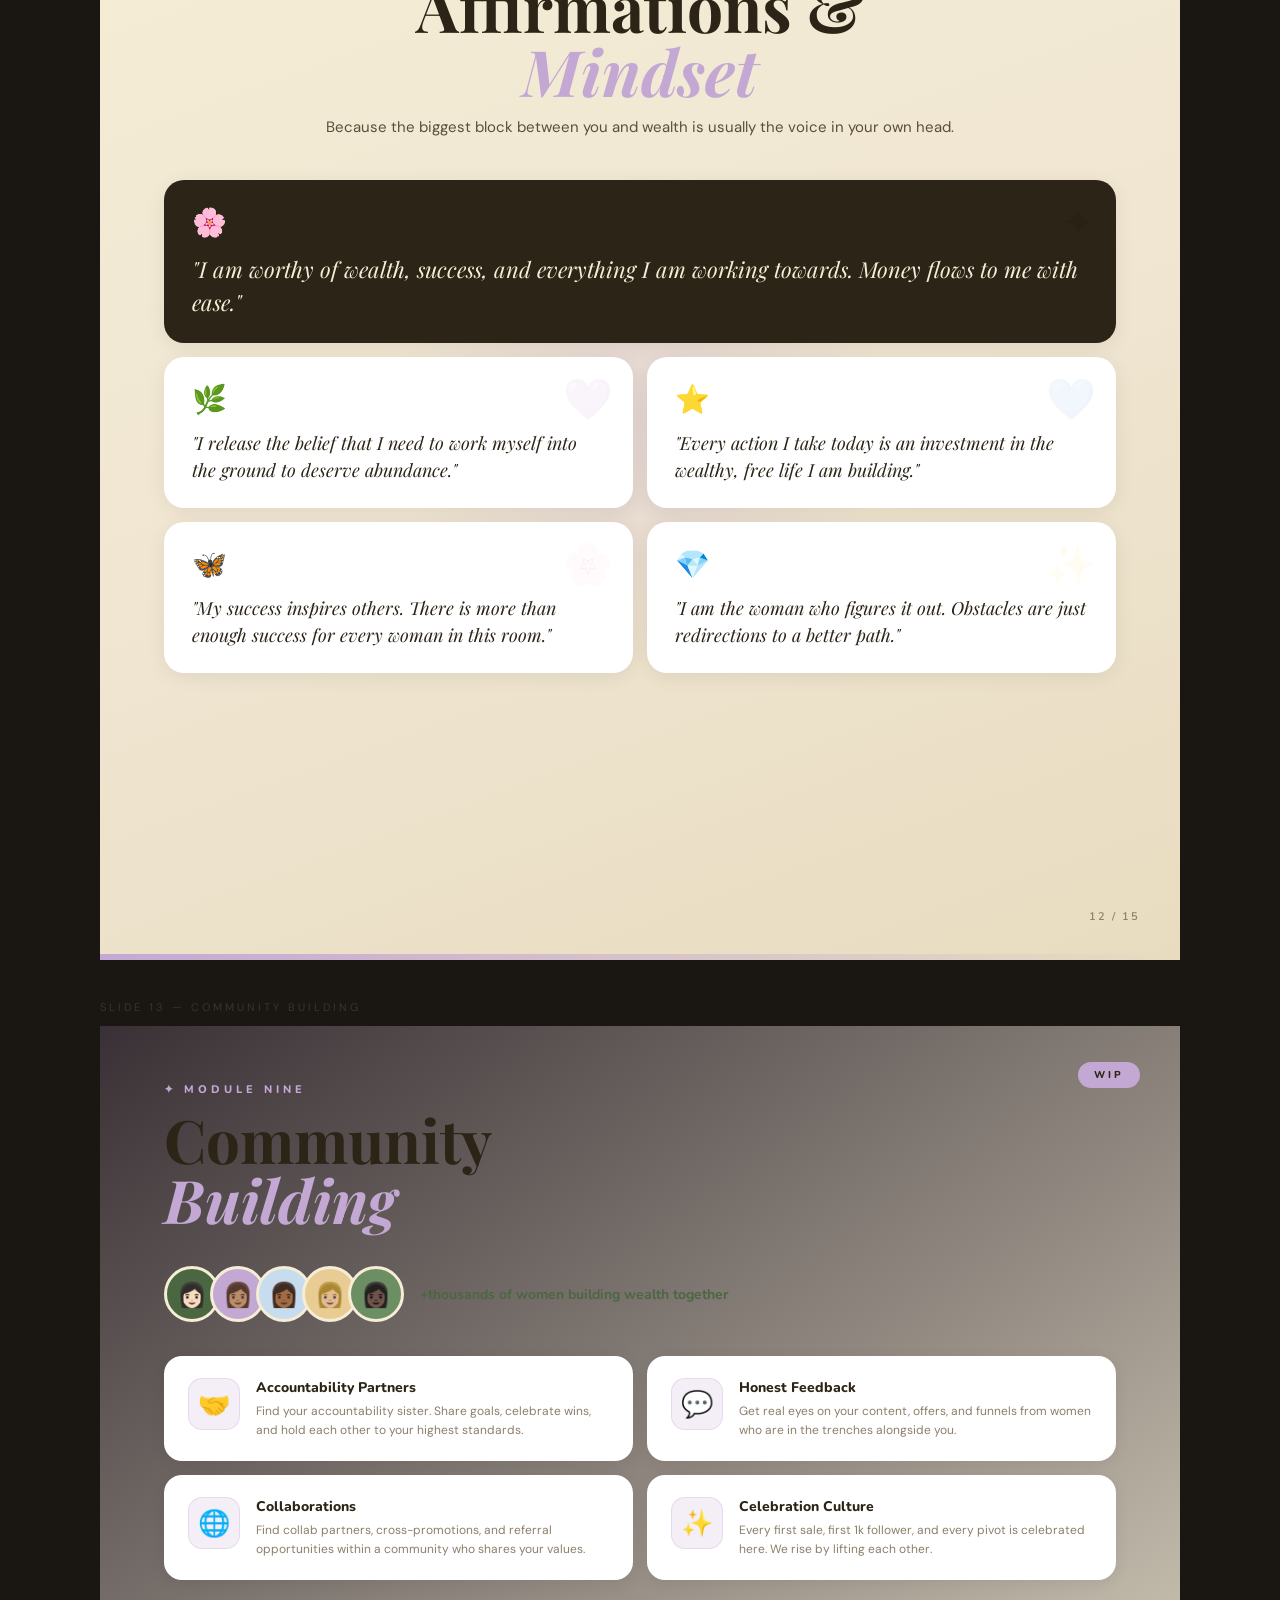
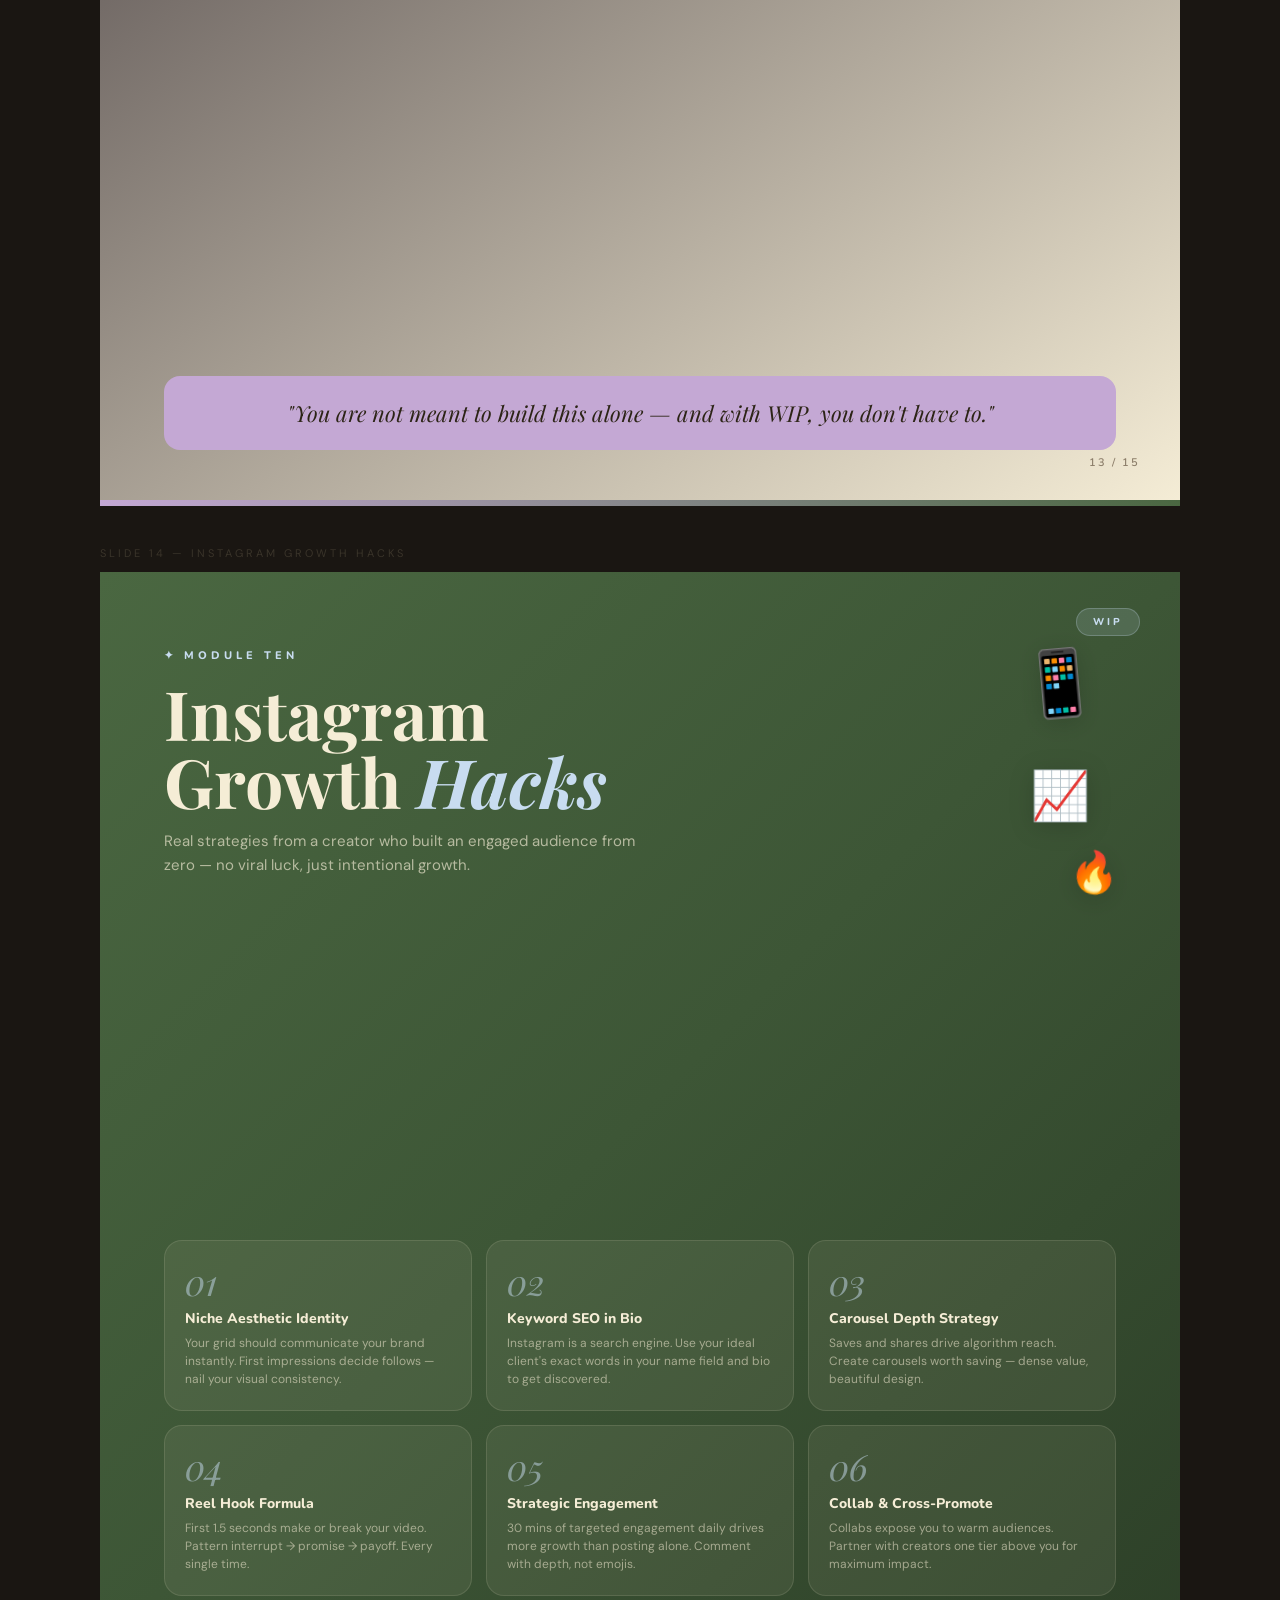
<file: wealth-is-power.html>
<!DOCTYPE html>
<html lang="en">
<head>
  <meta charset="UTF-8" />
  <title>Wealth is Power — Brand Identity & Flyer Suite</title>
  <link href="https://fonts.googleapis.com/css2?family=Nunito:ital,wght@0,300;0,400;0,600;0,700;0,800;1,300;1,400&family=Playfair+Display:ital,wght@0,400;0,700;1,400;1,700&family=DM+Sans:ital,wght@0,300;0,400;0,500;1,300&display=swap" rel="stylesheet" />
  <style>
    * { margin: 0; padding: 0; box-sizing: border-box; }

    :root {
      --olive:    #4A6741;
      --olive-lt: #6B8F62;
      --olive-dim: rgba(74,103,65,0.12);
      --lav:      #C4A8D4;
      --lav-lt:   #DCC8EA;
      --lav-dim:  rgba(196,168,212,0.18);
      --cream:    #F5EDD6;
      --cream-dk: #E8DCC0;
      --sky:      #C8DCF0;
      --sky-lt:   #DCEEF8;
      --sky-dim:  rgba(200,220,240,0.2);
      --ink:      #2C2416;
      --ink-mid:  #5A4E3C;
      --ink-soft: #8C7E6A;
    }

    body {
      background: #1a1612;
      display: flex;
      flex-direction: column;
      align-items: center;
      padding: 48px 20px;
      gap: 40px;
      font-family: 'DM Sans', sans-serif;
    }

    .page-title {
      color: var(--cream);
      font-family: 'Playfair Display', serif;
      font-size: 22px;
      font-weight: 400;
      letter-spacing: 1px;
      opacity: 0.5;
      align-self: flex-start;
      margin-left: calc(50% - 540px);
    }

    /* ─── Every slide is 1080×1080 (square) ─── */
    .slide {
      width: 1080px;
      height: 1080px;
      position: relative;
      overflow: hidden;
      flex-shrink: 0;
      border-radius: 0px;
    }

    .slide-label {
      color: #3a342a;
      font-size: 11px;
      letter-spacing: 3px;
      text-transform: uppercase;
      align-self: flex-start;
      margin-left: calc(50% - 540px);
      margin-bottom: -28px;
    }

    /* ─── Sticker base ─── */
    .stk {
      position: absolute;
      display: flex;
      align-items: center;
      justify-content: center;
      border-radius: 50%;
      font-size: 36px;
      line-height: 1;
      user-select: none;
      pointer-events: none;
      filter: drop-shadow(0 4px 12px rgba(0,0,0,0.15));
    }
    .stk-sq { border-radius: 20px; }
    .stk-blob {
      border-radius: 60% 40% 55% 45% / 45% 55% 45% 55%;
    }

    /* ─── Shared decorative elements ─── */
    .corner-tag {
      position: absolute;
      top: 36px;
      right: 40px;
      font-family: 'Nunito', sans-serif;
      font-size: 10px;
      font-weight: 800;
      letter-spacing: 3px;
      text-transform: uppercase;
      padding: 6px 16px;
      border-radius: 40px;
    }

    .slide-num {
      position: absolute;
      bottom: 36px;
      right: 40px;
      font-family: 'Nunito', sans-serif;
      font-size: 11px;
      font-weight: 600;
      letter-spacing: 2px;
    }

    .bottom-wave {
      position: absolute;
      bottom: 0; left: 0; right: 0;
      height: 6px;
    }

    /* ══════════════════════════════════════
       SLIDE 1 — Brand Identity Guide Cover
    ══════════════════════════════════════ */
    #s1 {
      background: linear-gradient(145deg, var(--cream) 0%, #EDE0C4 50%, var(--cream-dk) 100%);
    }

    #s1 .bg-blob-1 {
      position: absolute;
      width: 600px; height: 600px;
      background: radial-gradient(circle, rgba(196,168,212,0.35) 0%, transparent 70%);
      top: -100px; right: -100px;
      border-radius: 50%;
      pointer-events: none;
    }
    #s1 .bg-blob-2 {
      position: absolute;
      width: 400px; height: 400px;
      background: radial-gradient(circle, rgba(74,103,65,0.12) 0%, transparent 70%);
      bottom: -80px; left: -60px;
      border-radius: 50%;
      pointer-events: none;
    }

    #s1 .wip-badge {
      position: absolute;
      top: 56px; left: 56px;
      background: var(--olive);
      color: var(--cream);
      font-family: 'Nunito', sans-serif;
      font-size: 11px; font-weight: 800;
      letter-spacing: 3px;
      text-transform: uppercase;
      padding: 8px 20px;
      border-radius: 40px;
    }

    #s1 .main-content {
      position: absolute;
      top: 0; left: 0; right: 0; bottom: 0;
      display: flex;
      flex-direction: column;
      align-items: center;
      justify-content: center;
      text-align: center;
      padding: 60px;
    }

    #s1 .eyebrow {
      font-family: 'Nunito', sans-serif;
      font-size: 13px; font-weight: 700;
      letter-spacing: 4px;
      text-transform: uppercase;
      color: var(--olive);
      margin-bottom: 20px;
    }

    #s1 h1 {
      font-family: 'Playfair Display', serif;
      font-size: 92px;
      font-weight: 700;
      color: var(--ink);
      line-height: 0.95;
      margin-bottom: 10px;
    }
    #s1 h1 em {
      font-style: italic;
      color: var(--olive);
    }
    #s1 h1 .accent { color: var(--lav); }

    #s1 .subtitle {
      font-family: 'Nunito', sans-serif;
      font-size: 20px; font-weight: 400;
      color: var(--ink-mid);
      letter-spacing: 0.5px;
      margin-top: 16px;
      margin-bottom: 40px;
    }

    #s1 .palette-row {
      display: flex;
      gap: 16px;
      align-items: center;
      margin-bottom: 36px;
    }
    #s1 .swatch {
      display: flex;
      flex-direction: column;
      align-items: center;
      gap: 8px;
    }
    #s1 .swatch-dot {
      width: 52px; height: 52px;
      border-radius: 50%;
      border: 3px solid rgba(255,255,255,0.6);
      box-shadow: 0 4px 16px rgba(0,0,0,0.15);
    }
    #s1 .swatch-hex {
      font-family: 'Nunito', sans-serif;
      font-size: 10px; font-weight: 700;
      letter-spacing: 1px;
      color: var(--ink-mid);
    }

    #s1 .tagline {
      font-family: 'Playfair Display', serif;
      font-size: 18px;
      font-style: italic;
      color: var(--ink-soft);
      letter-spacing: 0.3px;
    }

    /* Stickers for s1 */
    #s1 .s-star { top: 140px; right: 120px; font-size: 52px; }
    #s1 .s-flower { bottom: 160px; right: 80px; font-size: 44px; }
    #s1 .s-gem { top: 320px; left: 60px; font-size: 38px; }
    #s1 .s-sparkle { bottom: 120px; left: 200px; font-size: 32px; }

    /* ══════════════════════════════════════
       SLIDE 2 — Color Palette Deep Dive
    ══════════════════════════════════════ */
    #s2 {
      background: var(--cream);
    }

    #s2 .header-band {
      position: absolute;
      top: 0; left: 0; right: 0;
      height: 180px;
      background: var(--olive);
      display: flex;
      align-items: center;
      padding: 0 64px;
      gap: 20px;
    }
    #s2 .header-band h2 {
      font-family: 'Playfair Display', serif;
      font-size: 48px;
      font-weight: 700;
      color: var(--cream);
      letter-spacing: -0.5px;
    }
    #s2 .header-band h2 em { font-style: italic; color: var(--lav); }

    #s2 .palette-section {
      position: absolute;
      top: 220px; left: 64px; right: 64px;
      display: grid;
      grid-template-columns: repeat(4, 1fr);
      gap: 20px;
    }

    #s2 .color-card {
      background: white;
      border-radius: 20px;
      overflow: hidden;
      box-shadow: 0 4px 24px rgba(0,0,0,0.08);
    }
    #s2 .color-swatch {
      height: 200px;
      display: flex;
      align-items: center;
      justify-content: center;
      font-size: 48px;
    }
    #s2 .color-info {
      padding: 18px 20px;
    }
    #s2 .color-name {
      font-family: 'Nunito', sans-serif;
      font-size: 16px; font-weight: 800;
      color: var(--ink);
      margin-bottom: 4px;
    }
    #s2 .color-hex {
      font-family: 'DM Sans', sans-serif;
      font-size: 13px;
      color: var(--ink-soft);
      margin-bottom: 10px;
    }
    #s2 .color-desc {
      font-family: 'DM Sans', sans-serif;
      font-size: 11px;
      color: var(--ink-mid);
      line-height: 1.6;
    }

    #s2 .usage-row {
      position: absolute;
      bottom: 64px; left: 64px; right: 64px;
      display: grid;
      grid-template-columns: repeat(3, 1fr);
      gap: 16px;
    }
    #s2 .usage-chip {
      background: white;
      border-radius: 14px;
      padding: 16px 20px;
      display: flex;
      align-items: center;
      gap: 12px;
      box-shadow: 0 2px 12px rgba(0,0,0,0.06);
    }
    #s2 .usage-dot { width: 14px; height: 14px; border-radius: 50%; flex-shrink: 0; }
    #s2 .usage-text {
      font-family: 'Nunito', sans-serif;
      font-size: 12px; font-weight: 600;
      color: var(--ink);
    }

    /* ══════════════════════════════════════
       SLIDE 3 — Typography System
    ══════════════════════════════════════ */
    #s3 {
      background: linear-gradient(160deg, var(--lav-dim) 0%, var(--cream) 60%);
    }

    #s3 .left-col {
      position: absolute;
      top: 0; left: 0;
      width: 520px; height: 100%;
      background: var(--lav);
      display: flex;
      flex-direction: column;
      justify-content: center;
      padding: 64px 56px;
    }

    #s3 .left-col .label {
      font-family: 'Nunito', sans-serif;
      font-size: 11px; font-weight: 800;
      letter-spacing: 4px;
      text-transform: uppercase;
      color: rgba(44,36,22,0.5);
      margin-bottom: 24px;
    }
    #s3 .font-showcase-1 {
      font-family: 'Playfair Display', serif;
      font-size: 72px;
      font-weight: 700;
      color: var(--ink);
      line-height: 1;
      margin-bottom: 12px;
    }
    #s3 .font-showcase-1 em { font-style: italic; color: var(--olive); }
    #s3 .font-name-1 {
      font-family: 'Nunito', sans-serif;
      font-size: 13px; font-weight: 700;
      color: var(--ink-mid);
      letter-spacing: 1px;
      margin-bottom: 32px;
    }
    #s3 .divider { width: 48px; height: 3px; background: var(--olive); border-radius: 2px; margin-bottom: 32px; }
    #s3 .font-showcase-2 {
      font-family: 'Nunito', sans-serif;
      font-size: 48px;
      font-weight: 800;
      color: var(--ink);
      line-height: 1.1;
      margin-bottom: 12px;
    }
    #s3 .font-name-2 {
      font-family: 'Nunito', sans-serif;
      font-size: 13px; font-weight: 700;
      color: var(--ink-mid);
      letter-spacing: 1px;
    }

    #s3 .right-col {
      position: absolute;
      top: 0; left: 520px; right: 0; bottom: 0;
      display: flex;
      flex-direction: column;
      justify-content: center;
      padding: 64px 56px;
      gap: 28px;
    }

    #s3 .type-example {
      background: white;
      border-radius: 16px;
      padding: 20px 24px;
      box-shadow: 0 2px 12px rgba(0,0,0,0.06);
    }
    #s3 .type-role {
      font-family: 'Nunito', sans-serif;
      font-size: 10px; font-weight: 800;
      letter-spacing: 2px;
      text-transform: uppercase;
      color: var(--olive);
      margin-bottom: 8px;
    }
    #s3 .type-sample-h1 { font-family: 'Playfair Display', serif; font-size: 36px; font-weight: 700; color: var(--ink); line-height: 1.1; }
    #s3 .type-sample-h2 { font-family: 'Playfair Display', serif; font-size: 28px; font-weight: 400; font-style: italic; color: var(--ink); }
    #s3 .type-sample-h3 { font-family: 'Nunito', sans-serif; font-size: 22px; font-weight: 800; color: var(--ink); letter-spacing: -0.3px; }
    #s3 .type-sample-body { font-family: 'DM Sans', sans-serif; font-size: 15px; color: var(--ink-mid); line-height: 1.7; }
    #s3 .type-sample-caption { font-family: 'Nunito', sans-serif; font-size: 11px; font-weight: 700; letter-spacing: 2px; text-transform: uppercase; color: var(--ink-soft); }

    /* ══════════════════════════════════════
       SLIDE 4 — Tone of Voice & Design Rules
    ══════════════════════════════════════ */
    #s4 {
      background: var(--sky-lt);
    }

    #s4 .top-bar {
      position: absolute;
      top: 0; left: 0; right: 0;
      height: 8px;
      background: linear-gradient(to right, var(--olive), var(--lav), var(--sky));
    }

    #s4 .inner {
      position: absolute;
      inset: 48px;
      top: 56px;
      display: grid;
      grid-template-columns: 1fr 1fr;
      gap: 32px;
    }

    #s4 .section-head {
      grid-column: 1 / -1;
      display: flex;
      flex-direction: column;
      gap: 8px;
      margin-bottom: 8px;
    }
    #s4 .section-head .eyebrow {
      font-family: 'Nunito', sans-serif;
      font-size: 11px; font-weight: 800;
      letter-spacing: 4px;
      text-transform: uppercase;
      color: var(--olive);
    }
    #s4 .section-head h2 {
      font-family: 'Playfair Display', serif;
      font-size: 52px; font-weight: 700;
      color: var(--ink);
      line-height: 1;
    }
    #s4 .section-head h2 em { font-style: italic; color: var(--lav); }

    #s4 .tov-panel {
      background: white;
      border-radius: 20px;
      padding: 28px 32px;
      box-shadow: 0 4px 20px rgba(0,0,0,0.06);
    }
    #s4 .panel-title {
      font-family: 'Nunito', sans-serif;
      font-size: 14px; font-weight: 800;
      color: var(--olive);
      letter-spacing: 1px;
      margin-bottom: 18px;
      display: flex;
      align-items: center;
      gap: 10px;
    }
    #s4 .tov-item {
      display: flex;
      align-items: flex-start;
      gap: 12px;
      padding: 10px 0;
      border-bottom: 1px solid rgba(0,0,0,0.06);
    }
    #s4 .tov-item:last-child { border-bottom: none; padding-bottom: 0; }
    #s4 .tov-dot { width: 8px; height: 8px; border-radius: 50%; flex-shrink: 0; margin-top: 7px; }
    #s4 .tov-label { font-family: 'Nunito', sans-serif; font-size: 13px; font-weight: 700; color: var(--ink); margin-bottom: 2px; }
    #s4 .tov-desc { font-family: 'DM Sans', sans-serif; font-size: 12px; color: var(--ink-soft); line-height: 1.5; }

    #s4 .rules-panel {
      background: var(--olive);
      border-radius: 20px;
      padding: 28px 32px;
    }
    #s4 .rules-panel .panel-title { color: var(--cream); }
    #s4 .rule-item {
      display: flex;
      align-items: flex-start;
      gap: 14px;
      padding: 10px 0;
      border-bottom: 1px solid rgba(255,255,255,0.1);
    }
    #s4 .rule-item:last-child { border-bottom: none; }
    #s4 .rule-num {
      font-family: 'Playfair Display', serif;
      font-size: 22px; font-style: italic;
      color: var(--lav);
      flex-shrink: 0;
      width: 28px;
    }
    #s4 .rule-text {
      font-family: 'DM Sans', sans-serif;
      font-size: 13px;
      color: rgba(245,237,214,0.85);
      line-height: 1.5;
      margin-top: 4px;
    }
    #s4 .rule-text strong { color: var(--cream); font-weight: 500; }

    /* ══════════════════════════════════════
       SLIDE 5 — Digital Products Flyer
    ══════════════════════════════════════ */
    #s5 {
      background: linear-gradient(145deg, var(--cream) 0%, #EDE4CE 40%, var(--lav-dim) 100%);
    }

    #s5 .flyer-band {
      position: absolute;
      top: 0; left: 0; right: 0;
      height: 6px;
      background: linear-gradient(to right, var(--olive), var(--lav));
    }

    #s5 .module-tag {
      position: absolute;
      top: 52px; left: 56px;
      background: var(--olive);
      color: var(--cream);
      font-family: 'Nunito', sans-serif;
      font-size: 10px; font-weight: 800;
      letter-spacing: 3px;
      text-transform: uppercase;
      padding: 7px 18px;
      border-radius: 40px;
    }

    #s5 .flyer-content {
      position: absolute;
      top: 130px; left: 56px; right: 56px;
    }

    #s5 .flyer-content h2 {
      font-family: 'Playfair Display', serif;
      font-size: 72px; font-weight: 700;
      color: var(--ink);
      line-height: 1;
      margin-bottom: 8px;
    }
    #s5 .flyer-content h2 em { font-style: italic; color: var(--olive); }

    #s5 .tagline-sub {
      font-family: 'Nunito', sans-serif;
      font-size: 18px; font-weight: 600;
      color: var(--ink-mid);
      margin-bottom: 40px;
      letter-spacing: 0.3px;
    }

    #s5 .benefits-grid {
      display: grid;
      grid-template-columns: 1fr 1fr;
      gap: 14px;
      margin-bottom: 40px;
    }
    #s5 .benefit {
      background: white;
      border-radius: 16px;
      padding: 18px 20px;
      display: flex;
      align-items: flex-start;
      gap: 14px;
      box-shadow: 0 3px 14px rgba(0,0,0,0.07);
    }
    #s5 .benefit-icon { font-size: 28px; flex-shrink: 0; }
    #s5 .benefit-title { font-family: 'Nunito', sans-serif; font-size: 14px; font-weight: 800; color: var(--ink); margin-bottom: 3px; }
    #s5 .benefit-desc { font-family: 'DM Sans', sans-serif; font-size: 12px; color: var(--ink-soft); line-height: 1.5; }

    #s5 .cta-bar {
      background: var(--olive);
      border-radius: 16px;
      padding: 20px 28px;
      display: flex;
      align-items: center;
      justify-content: space-between;
    }
    #s5 .cta-text { font-family: 'Nunito', sans-serif; font-size: 18px; font-weight: 700; color: var(--cream); }
    #s5 .cta-pill {
      background: var(--cream);
      color: var(--olive);
      border-radius: 40px;
      padding: 10px 24px;
      font-family: 'Nunito', sans-serif;
      font-size: 13px; font-weight: 800;
      letter-spacing: 0.5px;
    }

    /* Stickers s5 */
    #s5 .s-bulb { top: 100px; right: 80px; font-size: 72px; transform: rotate(15deg); }
    #s5 .s-rocket { bottom: 180px; right: 60px; font-size: 56px; transform: rotate(-10deg); }
    #s5 .s-money { bottom: 80px; right: 140px; font-size: 40px; transform: rotate(8deg); }

    /* ══════════════════════════════════════
       SLIDE 6 — Affiliate Marketing Mastery
    ══════════════════════════════════════ */
    #s6 {
      background: linear-gradient(160deg, #3D5636 0%, var(--olive) 50%, #5C7A52 100%);
    }

    #s6 .cream-panel {
      position: absolute;
      right: 0; top: 0; bottom: 0;
      width: 480px;
      background: var(--cream);
      border-radius: 40px 0 0 40px;
      padding: 64px 48px;
      display: flex;
      flex-direction: column;
      justify-content: center;
    }

    #s6 .left-content {
      position: absolute;
      left: 0; top: 0; bottom: 0;
      width: 600px;
      display: flex;
      flex-direction: column;
      justify-content: center;
      padding: 64px 56px;
    }

    #s6 .left-content .module-eyebrow {
      font-family: 'Nunito', sans-serif;
      font-size: 11px; font-weight: 800;
      letter-spacing: 4px;
      text-transform: uppercase;
      color: var(--lav);
      margin-bottom: 16px;
    }

    #s6 .left-content h2 {
      font-family: 'Playfair Display', serif;
      font-size: 62px; font-weight: 700;
      color: var(--cream);
      line-height: 1;
      margin-bottom: 20px;
    }
    #s6 .left-content h2 em { font-style: italic; color: var(--lav); }

    #s6 .left-content .description {
      font-family: 'DM Sans', sans-serif;
      font-size: 15px;
      color: rgba(245,237,214,0.75);
      line-height: 1.75;
      margin-bottom: 32px;
    }
    #s6 .left-content .description strong { color: var(--cream); font-weight: 500; }

    #s6 .testimonial {
      background: rgba(245,237,214,0.12);
      border-left: 3px solid var(--lav);
      border-radius: 0 12px 12px 0;
      padding: 16px 20px;
    }
    #s6 .testimonial p {
      font-family: 'Playfair Display', serif;
      font-size: 15px; font-style: italic;
      color: var(--cream);
      line-height: 1.6;
    }

    #s6 .cream-panel .panel-eyebrow {
      font-family: 'Nunito', sans-serif;
      font-size: 11px; font-weight: 800;
      letter-spacing: 3px;
      text-transform: uppercase;
      color: var(--olive);
      margin-bottom: 20px;
    }

    #s6 .strategy-item {
      display: flex;
      align-items: flex-start;
      gap: 14px;
      padding: 14px 0;
      border-bottom: 1px solid rgba(74,103,65,0.15);
    }
    #s6 .strategy-item:last-of-type { border-bottom: none; }
    #s6 .strategy-num {
      font-family: 'Playfair Display', serif;
      font-size: 24px; font-style: italic;
      color: var(--olive-lt);
      flex-shrink: 0;
    }
    #s6 .strategy-title { font-family: 'Nunito', sans-serif; font-size: 14px; font-weight: 800; color: var(--ink); margin-bottom: 3px; }
    #s6 .strategy-desc { font-family: 'DM Sans', sans-serif; font-size: 12px; color: var(--ink-soft); line-height: 1.5; }

    /* Stickers s6 */
    #s6 .s-chain { top: 120px; left: 400px; font-size: 52px; transform: rotate(20deg); }
    #s6 .s-hand { bottom: 200px; left: 380px; font-size: 44px; }
    #s6 .s-percent { top: 300px; left: 460px; font-size: 36px; }

    /* ══════════════════════════════════════
       SLIDE 7 — Low-Ticket Products Strategy
    ══════════════════════════════════════ */
    #s7 {
      background: linear-gradient(145deg, var(--lav) 0%, #B89AC8 60%, #9B80B0 100%);
    }

    #s7 .content-area {
      position: absolute;
      top: 0; left: 0; right: 0;
      height: 420px;
      display: flex;
      flex-direction: column;
      justify-content: center;
      padding: 64px 64px 40px;
    }

    #s7 .eyebrow {
      font-family: 'Nunito', sans-serif;
      font-size: 11px; font-weight: 800;
      letter-spacing: 4px;
      text-transform: uppercase;
      color: var(--cream);
      opacity: 0.7;
      margin-bottom: 16px;
    }

    #s7 h2 {
      font-family: 'Playfair Display', serif;
      font-size: 68px; font-weight: 700;
      color: var(--cream);
      line-height: 1;
      margin-bottom: 16px;
    }
    #s7 h2 em { font-style: italic; color: var(--ink); }

    #s7 .sub-text {
      font-family: 'DM Sans', sans-serif;
      font-size: 16px;
      color: rgba(245,237,214,0.8);
      max-width: 520px;
      line-height: 1.6;
    }

    #s7 .tiers-row {
      position: absolute;
      bottom: 64px; left: 64px; right: 64px;
      display: grid;
      grid-template-columns: repeat(3, 1fr);
      gap: 16px;
    }

    #s7 .tier-card {
      background: white;
      border-radius: 20px;
      padding: 28px 24px;
      text-align: center;
      box-shadow: 0 8px 32px rgba(0,0,0,0.15);
    }
    #s7 .tier-card.featured {
      background: var(--ink);
    }
    #s7 .tier-icon { font-size: 36px; margin-bottom: 14px; }
    #s7 .tier-label {
      font-family: 'Nunito', sans-serif;
      font-size: 11px; font-weight: 800;
      letter-spacing: 2px;
      text-transform: uppercase;
      color: var(--ink-soft);
      margin-bottom: 8px;
    }
    #s7 .tier-card.featured .tier-label { color: var(--lav); }
    #s7 .tier-price {
      font-family: 'Playfair Display', serif;
      font-size: 44px; font-weight: 700;
      color: var(--ink);
      line-height: 1;
      margin-bottom: 10px;
    }
    #s7 .tier-card.featured .tier-price { color: var(--cream); }
    #s7 .tier-desc {
      font-family: 'DM Sans', sans-serif;
      font-size: 12px;
      color: var(--ink-soft);
      line-height: 1.5;
    }
    #s7 .tier-card.featured .tier-desc { color: rgba(245,237,214,0.6); }
    #s7 .tier-badge {
      display: inline-block;
      margin-top: 12px;
      background: var(--lav);
      color: var(--ink);
      border-radius: 40px;
      padding: 5px 14px;
      font-family: 'Nunito', sans-serif;
      font-size: 11px; font-weight: 800;
    }

    /* Stickers s7 */
    #s7 .s-bag { top: 80px; right: 80px; font-size: 60px; transform: rotate(-8deg); }
    #s7 .s-tag { top: 180px; right: 150px; font-size: 44px; transform: rotate(12deg); }
    #s7 .s-cart { top: 280px; right: 70px; font-size: 40px; }

    /* ══════════════════════════════════════
       SLIDE 8 — Email Funnel Mastery
    ══════════════════════════════════════ */
    #s8 {
      background: linear-gradient(160deg, var(--sky-lt) 0%, var(--sky) 60%, #B0CCDE 100%);
    }

    #s8 .top-section {
      position: absolute;
      top: 56px; left: 64px; right: 64px;
    }

    #s8 .eyebrow {
      font-family: 'Nunito', sans-serif;
      font-size: 11px; font-weight: 800;
      letter-spacing: 4px;
      text-transform: uppercase;
      color: var(--olive);
      margin-bottom: 12px;
    }

    #s8 h2 {
      font-family: 'Playfair Display', serif;
      font-size: 64px; font-weight: 700;
      color: var(--ink);
      line-height: 1;
      margin-bottom: 14px;
    }
    #s8 h2 em { font-style: italic; color: var(--olive); }

    #s8 .sub {
      font-family: 'DM Sans', sans-serif;
      font-size: 15px;
      color: var(--ink-mid);
      max-width: 500px;
      line-height: 1.6;
    }

    #s8 .funnel-visual {
      position: absolute;
      top: 280px; left: 64px;
      width: 380px;
      display: flex;
      flex-direction: column;
      gap: 4px;
    }

    #s8 .funnel-step {
      border-radius: 12px;
      padding: 14px 20px;
      display: flex;
      align-items: center;
      gap: 14px;
    }
    #s8 .funnel-step-icon { font-size: 22px; flex-shrink: 0; }
    #s8 .funnel-step-label { font-family: 'Nunito', sans-serif; font-size: 14px; font-weight: 700; color: var(--ink); }
    #s8 .funnel-step-sub { font-family: 'DM Sans', sans-serif; font-size: 11px; color: var(--ink-soft); }
    #s8 .funnel-arrow { text-align: center; font-size: 20px; color: var(--olive); opacity: 0.5; margin: -4px 0; padding-left: 28px; }

    #s8 .stats-panel {
      position: absolute;
      top: 280px; right: 64px;
      width: 420px;
      display: flex;
      flex-direction: column;
      gap: 16px;
    }

    #s8 .stat-card {
      background: white;
      border-radius: 16px;
      padding: 20px 24px;
      box-shadow: 0 4px 16px rgba(0,0,0,0.08);
      display: flex;
      align-items: center;
      gap: 16px;
    }
    #s8 .stat-card-icon {
      width: 52px; height: 52px;
      border-radius: 14px;
      display: flex; align-items: center; justify-content: center;
      font-size: 26px; flex-shrink: 0;
    }
    #s8 .stat-num {
      font-family: 'Playfair Display', serif;
      font-size: 36px; font-weight: 700;
      color: var(--olive);
      line-height: 1;
    }
    #s8 .stat-label { font-family: 'DM Sans', sans-serif; font-size: 12px; color: var(--ink-soft); }

    /* Stickers s8 */
    #s8 .s-envelope { top: 56px; right: 80px; font-size: 60px; transform: rotate(-10deg); }
    #s8 .s-heart { bottom: 80px; right: 120px; font-size: 44px; }
    #s8 .s-link { bottom: 160px; right: 56px; font-size: 36px; transform: rotate(20deg); }

    /* ══════════════════════════════════════
       SLIDE 9 — Sales Psychology Secrets
    ══════════════════════════════════════ */
    #s9 {
      background: var(--cream);
    }

    #s9 .olive-block {
      position: absolute;
      top: 0; right: 0;
      width: 420px; height: 420px;
      background: var(--olive);
      border-radius: 0 0 0 60px;
      display: flex;
      align-items: center;
      justify-content: center;
      font-size: 80px;
    }

    #s9 .lav-accent {
      position: absolute;
      bottom: 0; left: 0;
      width: 320px; height: 120px;
      background: var(--lav);
      border-radius: 0 40px 0 0;
    }

    #s9 .content-wrap {
      position: absolute;
      top: 64px; left: 64px;
      right: 420px + 40px;
      width: calc(100% - 484px);
    }

    #s9 .eyebrow {
      font-family: 'Nunito', sans-serif;
      font-size: 11px; font-weight: 800;
      letter-spacing: 4px;
      text-transform: uppercase;
      color: var(--olive);
      margin-bottom: 16px;
    }

    #s9 h2 {
      font-family: 'Playfair Display', serif;
      font-size: 58px; font-weight: 700;
      color: var(--ink);
      line-height: 1.05;
      margin-bottom: 20px;
    }
    #s9 h2 em { font-style: italic; color: var(--olive); }

    #s9 .quote-block {
      background: var(--ink);
      border-radius: 20px;
      padding: 24px 28px;
      margin-bottom: 24px;
    }
    #s9 .quote-block p {
      font-family: 'Playfair Display', serif;
      font-size: 18px; font-style: italic;
      color: var(--cream);
      line-height: 1.6;
    }

    #s9 .principles-list {
      display: flex;
      flex-direction: column;
      gap: 10px;
    }
    #s9 .principle {
      display: flex;
      align-items: center;
      gap: 14px;
      background: white;
      border-radius: 12px;
      padding: 12px 16px;
      box-shadow: 0 2px 10px rgba(0,0,0,0.06);
    }
    #s9 .principle-icon { font-size: 22px; flex-shrink: 0; }
    #s9 .principle-name { font-family: 'Nunito', sans-serif; font-size: 14px; font-weight: 800; color: var(--ink); }
    #s9 .principle-sub { font-family: 'DM Sans', sans-serif; font-size: 11px; color: var(--ink-soft); }

    #s9 .olive-block-label {
      position: absolute;
      top: 380px; right: 56px;
      width: 340px;
      background: white;
      border-radius: 16px;
      padding: 20px 24px;
      box-shadow: 0 8px 32px rgba(0,0,0,0.1);
    }
    #s9 .olive-block-label .mini-title { font-family: 'Nunito', sans-serif; font-size: 12px; font-weight: 800; color: var(--olive); margin-bottom: 6px; letter-spacing: 1px; }
    #s9 .olive-block-label p { font-family: 'DM Sans', sans-serif; font-size: 12px; color: var(--ink-mid); line-height: 1.6; }

    /* ══════════════════════════════════════
       SLIDE 10 — Content Creation Mastery
    ══════════════════════════════════════ */
    #s10 {
      background: linear-gradient(145deg, var(--cream) 0%, #EDE4CE 100%);
    }

    #s10 .lav-strip {
      position: absolute;
      left: 0; top: 0; bottom: 0;
      width: 8px;
      background: var(--lav);
    }

    #s10 .header-area {
      position: absolute;
      top: 56px; left: 80px; right: 64px;
    }
    #s10 .eyebrow {
      font-family: 'Nunito', sans-serif;
      font-size: 11px; font-weight: 800;
      letter-spacing: 4px;
      text-transform: uppercase;
      color: var(--lav);
      margin-bottom: 12px;
    }
    #s10 h2 {
      font-family: 'Playfair Display', serif;
      font-size: 60px; font-weight: 700;
      color: var(--ink);
      line-height: 1;
      margin-bottom: 14px;
    }
    #s10 h2 em { font-style: italic; color: var(--olive); }

    #s10 .pillars-grid {
      position: absolute;
      top: 240px; left: 80px; right: 64px;
      display: grid;
      grid-template-columns: repeat(3, 1fr);
      gap: 16px;
    }

    #s10 .pillar-card {
      background: white;
      border-radius: 20px;
      padding: 24px 22px;
      box-shadow: 0 4px 20px rgba(0,0,0,0.07);
      position: relative;
      overflow: hidden;
    }
    #s10 .pillar-card::before {
      content: '';
      position: absolute;
      top: 0; left: 0; right: 0;
      height: 4px;
      border-radius: 20px 20px 0 0;
    }
    #s10 .pillar-card.c-olive::before { background: var(--olive); }
    #s10 .pillar-card.c-lav::before { background: var(--lav); }
    #s10 .pillar-card.c-sky::before { background: var(--sky); }
    #s10 .pillar-icon { font-size: 36px; margin-bottom: 14px; }
    #s10 .pillar-name { font-family: 'Nunito', sans-serif; font-size: 16px; font-weight: 800; color: var(--ink); margin-bottom: 8px; }
    #s10 .pillar-desc { font-family: 'DM Sans', sans-serif; font-size: 12px; color: var(--ink-soft); line-height: 1.6; }
    #s10 .pillar-tags { display: flex; flex-wrap: wrap; gap: 6px; margin-top: 14px; }
    #s10 .pillar-tag {
      font-family: 'Nunito', sans-serif;
      font-size: 10px; font-weight: 700;
      padding: 3px 10px; border-radius: 40px;
      background: var(--olive-dim); color: var(--olive);
    }

    #s10 .hook-row {
      position: absolute;
      bottom: 64px; left: 80px; right: 64px;
      background: var(--olive);
      border-radius: 16px;
      padding: 20px 28px;
      display: flex;
      align-items: center;
      justify-content: space-between;
    }
    #s10 .hook-title { font-family: 'Nunito', sans-serif; font-size: 15px; font-weight: 800; color: var(--cream); }
    #s10 .hook-formulas { display: flex; gap: 10px; }
    #s10 .hook-formula {
      font-family: 'DM Sans', sans-serif;
      font-size: 11px;
      color: rgba(245,237,214,0.7);
      background: rgba(255,255,255,0.1);
      border-radius: 8px;
      padding: 5px 12px;
    }

    /* Stickers s10 */
    #s10 .s-camera { top: 80px; right: 80px; font-size: 60px; transform: rotate(10deg); }
    #s10 .s-pencil { top: 200px; right: 60px; font-size: 44px; transform: rotate(-15deg); }
    #s10 .s-sparkle2 { top: 130px; right: 160px; font-size: 32px; }

    /* ══════════════════════════════════════
       SLIDE 11 — AI Tools for Creators
    ══════════════════════════════════════ */
    #s11 {
      background: var(--ink);
    }

    #s11 .bg-glow {
      position: absolute;
      width: 500px; height: 500px;
      border-radius: 50%;
      background: radial-gradient(circle, rgba(200,220,240,0.08) 0%, transparent 70%);
      top: -100px; right: -100px;
      pointer-events: none;
    }
    #s11 .bg-glow-2 {
      position: absolute;
      width: 400px; height: 400px;
      border-radius: 50%;
      background: radial-gradient(circle, rgba(196,168,212,0.08) 0%, transparent 70%);
      bottom: -80px; left: -80px;
      pointer-events: none;
    }

    #s11 .header {
      position: absolute;
      top: 56px; left: 64px; right: 64px;
      display: flex;
      align-items: flex-start;
      justify-content: space-between;
    }
    #s11 .header-left .eyebrow {
      font-family: 'Nunito', sans-serif;
      font-size: 11px; font-weight: 800;
      letter-spacing: 4px;
      text-transform: uppercase;
      color: var(--sky);
      margin-bottom: 12px;
    }
    #s11 h2 {
      font-family: 'Playfair Display', serif;
      font-size: 60px; font-weight: 700;
      color: var(--cream);
      line-height: 1;
    }
    #s11 h2 em { font-style: italic; color: var(--sky); }

    #s11 .tools-grid {
      position: absolute;
      top: 260px; left: 64px; right: 64px;
      display: grid;
      grid-template-columns: repeat(3, 1fr);
      gap: 16px;
    }

    #s11 .ai-tool-card {
      background: rgba(255,255,255,0.04);
      border: 1px solid rgba(255,255,255,0.08);
      border-radius: 20px;
      padding: 24px 22px;
      transition: border-color 0.2s;
    }
    #s11 .ai-tool-card.highlight {
      background: rgba(200,220,240,0.06);
      border-color: rgba(200,220,240,0.2);
    }
    #s11 .ai-tool-icon { font-size: 40px; margin-bottom: 14px; }
    #s11 .ai-tool-name { font-family: 'Nunito', sans-serif; font-size: 18px; font-weight: 800; color: var(--cream); margin-bottom: 6px; }
    #s11 .ai-tool-cat {
      font-family: 'Nunito', sans-serif;
      font-size: 10px; font-weight: 700;
      letter-spacing: 2px;
      text-transform: uppercase;
      color: var(--sky);
      margin-bottom: 10px;
    }
    #s11 .ai-tool-desc { font-family: 'DM Sans', sans-serif; font-size: 12px; color: rgba(240,236,228,0.5); line-height: 1.6; }
    #s11 .ai-tool-cost {
      display: inline-block;
      margin-top: 14px;
      background: rgba(111,207,151,0.15);
      border: 1px solid rgba(111,207,151,0.25);
      color: #6fcf97;
      border-radius: 40px;
      padding: 4px 12px;
      font-family: 'Nunito', sans-serif;
      font-size: 11px; font-weight: 700;
    }

    #s11 .bottom-bar {
      position: absolute;
      bottom: 56px; left: 64px; right: 64px;
      background: rgba(200,220,240,0.06);
      border: 1px solid rgba(200,220,240,0.15);
      border-radius: 14px;
      padding: 16px 24px;
      display: flex;
      align-items: center;
      gap: 20px;
    }
    #s11 .bottom-bar-icon { font-size: 24px; flex-shrink: 0; }
    #s11 .bottom-bar-text { font-family: 'DM Sans', sans-serif; font-size: 13px; color: rgba(240,236,228,0.6); line-height: 1.5; }
    #s11 .bottom-bar-text strong { color: var(--cream); font-weight: 500; }

    /* ══════════════════════════════════════
       SLIDE 12 — Affirmations & Mindset
    ══════════════════════════════════════ */
    #s12 {
      background: linear-gradient(160deg, var(--cream) 0%, #F0E6D2 50%, var(--cream-dk) 100%);
    }

    #s12 .center-blob {
      position: absolute;
      top: 50%; left: 50%;
      transform: translate(-50%, -50%);
      width: 500px; height: 500px;
      border-radius: 50%;
      background: radial-gradient(circle, rgba(196,168,212,0.25) 0%, transparent 70%);
      pointer-events: none;
    }

    #s12 .top-content {
      position: absolute;
      top: 64px; left: 64px; right: 64px;
      text-align: center;
    }
    #s12 .eyebrow {
      font-family: 'Nunito', sans-serif;
      font-size: 11px; font-weight: 800;
      letter-spacing: 4px;
      text-transform: uppercase;
      color: var(--olive);
      margin-bottom: 16px;
    }
    #s12 h2 {
      font-family: 'Playfair Display', serif;
      font-size: 64px; font-weight: 700;
      color: var(--ink);
      line-height: 1;
      margin-bottom: 14px;
    }
    #s12 h2 em { font-style: italic; color: var(--lav); }
    #s12 .sub { font-family: 'DM Sans', sans-serif; font-size: 15px; color: var(--ink-mid); }

    #s12 .affirmations-grid {
      position: absolute;
      top: 300px; left: 64px; right: 64px;
      display: grid;
      grid-template-columns: 1fr 1fr;
      gap: 14px;
    }

    #s12 .affirmation {
      background: white;
      border-radius: 20px;
      padding: 24px 28px;
      position: relative;
      overflow: hidden;
      box-shadow: 0 4px 20px rgba(0,0,0,0.07);
    }
    #s12 .affirmation.featured {
      background: var(--ink);
      grid-column: 1 / -1;
    }
    #s12 .aff-icon { font-size: 28px; margin-bottom: 12px; }
    #s12 .aff-text {
      font-family: 'Playfair Display', serif;
      font-size: 18px; font-style: italic;
      color: var(--ink);
      line-height: 1.5;
    }
    #s12 .affirmation.featured .aff-text { color: var(--cream); font-size: 22px; }
    #s12 .aff-corner {
      position: absolute;
      top: 16px; right: 20px;
      font-size: 40px;
      opacity: 0.06;
    }

    /* ══════════════════════════════════════
       SLIDE 13 — Community Building
    ══════════════════════════════════════ */
    #s13 {
      background: linear-gradient(145deg, var(--lav-dim) 0%, var(--cream) 100%);
    }

    #s13 .header-area {
      position: absolute;
      top: 56px; left: 64px; right: 64px;
      display: flex;
      align-items: flex-end;
      justify-content: space-between;
    }
    #s13 .eyebrow {
      font-family: 'Nunito', sans-serif;
      font-size: 11px; font-weight: 800;
      letter-spacing: 4px;
      text-transform: uppercase;
      color: var(--lav);
      margin-bottom: 12px;
    }
    #s13 h2 {
      font-family: 'Playfair Display', serif;
      font-size: 60px; font-weight: 700;
      color: var(--ink);
      line-height: 1;
    }
    #s13 h2 em { font-style: italic; color: var(--lav); }

    #s13 .people-row {
      position: absolute;
      top: 240px; left: 64px;
      display: flex;
      gap: -8px;
    }
    #s13 .person-circle {
      width: 56px; height: 56px;
      border-radius: 50%;
      display: flex; align-items: center; justify-content: center;
      font-size: 24px;
      border: 3px solid var(--cream);
      margin-left: -10px;
    }
    #s13 .person-circle:first-child { margin-left: 0; }
    #s13 .people-count {
      font-family: 'Nunito', sans-serif;
      font-size: 14px; font-weight: 700;
      color: var(--olive);
      margin-left: 16px;
      align-self: center;
    }

    #s13 .benefits-area {
      position: absolute;
      top: 330px; left: 64px; right: 64px;
      display: grid;
      grid-template-columns: repeat(2, 1fr);
      gap: 14px;
    }

    #s13 .benefit-card {
      background: white;
      border-radius: 18px;
      padding: 22px 24px;
      display: flex;
      gap: 16px;
      box-shadow: 0 3px 16px rgba(0,0,0,0.07);
    }
    #s13 .benefit-icon-wrap {
      width: 52px; height: 52px;
      border-radius: 14px;
      background: var(--lav-dim);
      border: 1px solid rgba(196,168,212,0.3);
      display: flex; align-items: center; justify-content: center;
      font-size: 26px; flex-shrink: 0;
    }
    #s13 .benefit-title { font-family: 'Nunito', sans-serif; font-size: 14px; font-weight: 800; color: var(--ink); margin-bottom: 5px; }
    #s13 .benefit-desc { font-family: 'DM Sans', sans-serif; font-size: 12px; color: var(--ink-soft); line-height: 1.55; }

    #s13 .cta-strip {
      position: absolute;
      bottom: 56px; left: 64px; right: 64px;
      background: var(--lav);
      border-radius: 16px;
      padding: 22px 32px;
      text-align: center;
    }
    #s13 .cta-strip p {
      font-family: 'Playfair Display', serif;
      font-size: 22px; font-style: italic;
      color: var(--ink);
    }

    /* ══════════════════════════════════════
       SLIDE 14 — Instagram Growth Hacks
    ══════════════════════════════════════ */
    #s14 {
      background: linear-gradient(135deg, var(--olive) 0%, #3D5636 50%, #2D4028 100%);
    }

    #s14 .top-half {
      position: absolute;
      top: 0; left: 0; right: 0;
      height: 380px;
      display: flex;
      flex-direction: column;
      justify-content: center;
      padding: 64px;
    }

    #s14 .eyebrow {
      font-family: 'Nunito', sans-serif;
      font-size: 11px; font-weight: 800;
      letter-spacing: 4px;
      text-transform: uppercase;
      color: var(--sky);
      margin-bottom: 16px;
    }
    #s14 h2 {
      font-family: 'Playfair Display', serif;
      font-size: 68px; font-weight: 700;
      color: var(--cream);
      line-height: 1;
      margin-bottom: 14px;
    }
    #s14 h2 em { font-style: italic; color: var(--sky); }
    #s14 .desc { font-family: 'DM Sans', sans-serif; font-size: 15px; color: rgba(245,237,214,0.65); max-width: 480px; line-height: 1.6; }

    #s14 .hacks-grid {
      position: absolute;
      bottom: 56px; left: 64px; right: 64px;
      display: grid;
      grid-template-columns: repeat(3, 1fr);
      gap: 14px;
    }

    #s14 .hack-card {
      background: rgba(245,237,214,0.07);
      border: 1px solid rgba(245,237,214,0.12);
      border-radius: 18px;
      padding: 22px 20px;
    }
    #s14 .hack-num {
      font-family: 'Playfair Display', serif;
      font-size: 36px; font-style: italic;
      color: var(--sky);
      opacity: 0.5;
      line-height: 1;
      margin-bottom: 10px;
    }
    #s14 .hack-title { font-family: 'Nunito', sans-serif; font-size: 14px; font-weight: 800; color: var(--cream); margin-bottom: 6px; }
    #s14 .hack-desc { font-family: 'DM Sans', sans-serif; font-size: 12px; color: rgba(245,237,214,0.55); line-height: 1.5; }

    /* Stickers s14 */
    #s14 .s-ig { top: 80px; right: 80px; font-size: 64px; transform: rotate(-5deg); }
    #s14 .s-arrow { top: 200px; right: 90px; font-size: 48px; }
    #s14 .s-trend { top: 280px; right: 60px; font-size: 40px; transform: rotate(10deg); }

    /* ══════════════════════════════════════
       SLIDE 15 — Bonus Gifts Module Cover
    ══════════════════════════════════════ */
    #s15 {
      background: linear-gradient(145deg, var(--cream) 0%, #EDE4CE 40%, var(--lav-dim) 100%);
    }

    #s15 .confetti-bg {
      position: absolute;
      inset: 0;
      pointer-events: none;
      overflow: hidden;
    }

    #s15 .confetti-piece {
      position: absolute;
      font-size: 20px;
      opacity: 0.25;
    }

    #s15 .main-content {
      position: absolute;
      inset: 0;
      display: flex;
      flex-direction: column;
      align-items: center;
      justify-content: center;
      text-align: center;
      padding: 64px;
    }

    #s15 .gift-icon { font-size: 96px; margin-bottom: 24px; }

    #s15 .bonus-badge {
      background: var(--olive);
      color: var(--cream);
      font-family: 'Nunito', sans-serif;
      font-size: 11px; font-weight: 800;
      letter-spacing: 4px;
      text-transform: uppercase;
      padding: 8px 22px;
      border-radius: 40px;
      margin-bottom: 28px;
    }

    #s15 h2 {
      font-family: 'Playfair Display', serif;
      font-size: 80px; font-weight: 700;
      color: var(--ink);
      line-height: 0.95;
      margin-bottom: 8px;
    }
    #s15 h2 em { font-style: italic; color: var(--olive); }
    #s15 h2 span { color: var(--lav); }

    #s15 .subtitle {
      font-family: 'Nunito', sans-serif;
      font-size: 22px; font-weight: 600;
      color: var(--ink-mid);
      margin-bottom: 40px;
    }

    #s15 .gifts-row {
      display: flex;
      gap: 14px;
      flex-wrap: wrap;
      justify-content: center;
      max-width: 800px;
      margin-bottom: 44px;
    }
    #s15 .gift-chip {
      background: white;
      border-radius: 40px;
      padding: 8px 18px;
      font-family: 'Nunito', sans-serif;
      font-size: 13px; font-weight: 700;
      color: var(--ink);
      box-shadow: 0 3px 12px rgba(0,0,0,0.08);
      display: flex;
      align-items: center;
      gap: 8px;
    }
    #s15 .gift-chip.featured {
      background: var(--olive);
      color: var(--cream);
    }

    #s15 .progress-section {
      width: 100%;
      max-width: 600px;
    }
    #s15 .progress-label {
      font-family: 'Nunito', sans-serif;
      font-size: 12px; font-weight: 700;
      color: var(--ink-soft);
      margin-bottom: 10px;
      letter-spacing: 0.5px;
    }
    #s15 .progress-track {
      height: 8px;
      background: rgba(0,0,0,0.08);
      border-radius: 40px;
      overflow: hidden;
      margin-bottom: 6px;
    }
    #s15 .progress-fill {
      height: 100%;
      background: linear-gradient(to right, var(--olive), var(--lav));
      border-radius: 40px;
    }
    #s15 .progress-text {
      font-family: 'Nunito', sans-serif;
      font-size: 11px; font-weight: 600;
      color: var(--ink-soft);
      text-align: right;
    }

    /* Stickers s15 */
    #s15 .s-gift-side { top: 80px; left: 80px; font-size: 64px; transform: rotate(-15deg); }
    #s15 .s-gift-side2 { top: 80px; right: 80px; font-size: 64px; transform: rotate(15deg); }
    #s15 .s-ribbon { bottom: 100px; left: 100px; font-size: 48px; transform: rotate(10deg); }
    #s15 .s-ribbon2 { bottom: 100px; right: 100px; font-size: 48px; transform: rotate(-10deg); }

    /* ─── print hint ─── */
    .hint {
      color: #2a2218;
      font-family: 'DM Sans', sans-serif;
      font-size: 11px;
      letter-spacing: 2px;
      text-transform: uppercase;
      margin-top: 8px;
      align-self: flex-end;
      margin-right: calc(50% - 540px);
    }
  </style>
</head>
<body>

  <!-- ══ SLIDE 1 — Brand Identity Guide Cover ══ -->
  <div class="slide-label">Slide 01 — Brand Identity Guide Cover</div>
  <div class="slide" id="s1">
    <div class="bg-blob-1"></div>
    <div class="bg-blob-2"></div>
    <div class="wip-badge">✦ WIP Course</div>
    <div class="main-content">
      <div class="eyebrow">Wealth is Power</div>
      <h1>Brand<br><em>Identity</em><br><span class="accent">Guide</span></h1>
      <div class="subtitle">Visual System & Design Rules</div>
      <div class="palette-row">
        <div class="swatch">
          <div class="swatch-dot" style="background:#4A6741"></div>
          <div class="swatch-hex">Olive</div>
        </div>
        <div class="swatch">
          <div class="swatch-dot" style="background:#C4A8D4"></div>
          <div class="swatch-hex">Lavender</div>
        </div>
        <div class="swatch">
          <div class="swatch-dot" style="background:#F5EDD6; border-color: rgba(0,0,0,0.12)"></div>
          <div class="swatch-hex">Cream</div>
        </div>
        <div class="swatch">
          <div class="swatch-dot" style="background:#C8DCF0"></div>
          <div class="swatch-hex">Sky Blue</div>
        </div>
      </div>
      <div class="tagline">Feminine. Powerful. Aspirational. Warm.</div>
    </div>
    <!-- Decorative stickers -->
    <div class="stk s-star">✨</div>
    <div class="stk s-flower">🌸</div>
    <div class="stk s-gem">💎</div>
    <div class="stk s-sparkle">✦</div>
    <div class="corner-tag" style="background:var(--olive);color:var(--cream)">WIP</div>
    <div class="slide-num" style="color:var(--ink-soft)">01 / 15</div>
    <div class="bottom-wave" style="background:linear-gradient(to right, var(--olive), var(--lav), var(--sky))"></div>
  </div>

  <!-- ══ SLIDE 2 — Color Palette Deep Dive ══ -->
  <div class="slide-label">Slide 02 — Color Palette System</div>
  <div class="slide" id="s2">
    <div class="header-band">
      <div>
        <h2>The <em>Palette</em></h2>
      </div>
    </div>
    <div class="palette-section">
      <div class="color-card">
        <div class="color-swatch" style="background:#4A6741">🌿</div>
        <div class="color-info">
          <div class="color-name">WIP Olive</div>
          <div class="color-hex">#4A6741</div>
          <div class="color-desc">Primary brand colour. Used for headlines, CTAs, and authority elements. Grounded and aspirational.</div>
        </div>
      </div>
      <div class="color-card">
        <div class="color-swatch" style="background:#C4A8D4">💜</div>
        <div class="color-info">
          <div class="color-name">WIP Lavender</div>
          <div class="color-hex">#C4A8D4</div>
          <div class="color-desc">Feminine accent. Used for highlights, badges, and secondary elements. Soft and luxurious.</div>
        </div>
      </div>
      <div class="color-card">
        <div class="color-swatch" style="background:#F5EDD6">🤍</div>
        <div class="color-info">
          <div class="color-name">WIP Cream</div>
          <div class="color-hex">#F5EDD6</div>
          <div class="color-desc">Background warmth. Main canvas tone. Creates editorial, premium feel across all assets.</div>
        </div>
      </div>
      <div class="color-card">
        <div class="color-swatch" style="background:#C8DCF0">💙</div>
        <div class="color-info">
          <div class="color-name">WIP Sky Blue</div>
          <div class="color-hex">#C8DCF0</div>
          <div class="color-desc">Fresh accent. Used for data, stats, and tech-forward sections. Airy and intelligent.</div>
        </div>
      </div>
    </div>
    <div class="usage-row">
      <div class="usage-chip">
        <div class="usage-dot" style="background:#4A6741"></div>
        <div class="usage-text">Olive → Headlines & CTAs</div>
      </div>
      <div class="usage-chip">
        <div class="usage-dot" style="background:#C4A8D4"></div>
        <div class="usage-text">Lavender → Accent & Highlights</div>
      </div>
      <div class="usage-chip">
        <div class="usage-dot" style="background:#C8DCF0"></div>
        <div class="usage-text">Sky → Data & Tech Sections</div>
      </div>
    </div>
    <div class="corner-tag" style="background:var(--lav-dim);color:var(--olive);border:1px solid rgba(74,103,65,0.2)">Brand Guide</div>
    <div class="slide-num" style="color:var(--ink-soft)">02 / 15</div>
    <div class="bottom-wave" style="background:linear-gradient(to right, var(--olive), var(--lav), var(--sky))"></div>
  </div>

  <!-- ══ SLIDE 3 — Typography System ══ -->
  <div class="slide-label">Slide 03 — Typography System</div>
  <div class="slide" id="s3">
    <div class="left-col">
      <div class="label">Primary Typefaces</div>
      <div class="font-showcase-1">Aa<br><em>Serif</em></div>
      <div class="font-name-1">Playfair Display — Headings & Editorial</div>
      <div class="divider"></div>
      <div class="font-showcase-2">Aa Rounded</div>
      <div class="font-name-2">Nunito — Body, Labels & UI</div>
    </div>
    <div class="right-col">
      <div class="type-example">
        <div class="type-role">H1 — Main Headline</div>
        <div class="type-sample-h1">Wealth is Power</div>
      </div>
      <div class="type-example">
        <div class="type-role">H2 — Section Title</div>
        <div class="type-sample-h2">Building Your Empire, One Step at a Time</div>
      </div>
      <div class="type-example">
        <div class="type-role">H3 — Card Heading</div>
        <div class="type-sample-h3">Module Complete ✦</div>
      </div>
      <div class="type-example">
        <div class="type-role">Body Copy</div>
        <div class="type-sample-body">This is how body text reads across the course. Warm, clear, and always inviting you to read on.</div>
      </div>
      <div class="type-example">
        <div class="type-role">Caption / Label</div>
        <div class="type-sample-caption">Wealth is Power · Digital Course</div>
      </div>
    </div>
    <div class="corner-tag" style="background:var(--olive);color:var(--cream)">Brand Guide</div>
    <div class="slide-num" style="color:var(--ink-soft)">03 / 15</div>
    <div class="bottom-wave" style="background:linear-gradient(to right, var(--lav), var(--olive))"></div>
  </div>

  <!-- ══ SLIDE 4 — Tone of Voice & Design Rules ══ -->
  <div class="slide-label">Slide 04 — Tone of Voice & Design Rules</div>
  <div class="slide" id="s4">
    <div class="top-bar"></div>
    <div class="inner">
      <div class="section-head">
        <div class="eyebrow">Brand Personality</div>
        <h2>Voice & <em>Rules</em></h2>
      </div>
      <div class="tov-panel">
        <div class="panel-title">🗣️ Tone of Voice</div>
        <div class="tov-item">
          <div class="tov-dot" style="background:var(--olive)"></div>
          <div>
            <div class="tov-label">Warm & Encouraging</div>
            <div class="tov-desc">Talk like a knowledgeable friend, not a distant expert. "You've got this" energy.</div>
          </div>
        </div>
        <div class="tov-item">
          <div class="tov-dot" style="background:var(--lav)"></div>
          <div>
            <div class="tov-label">Aspirational & Grounded</div>
            <div class="tov-desc">Dream big but stay real. Show possibility without bypassing the work.</div>
          </div>
        </div>
        <div class="tov-item">
          <div class="tov-dot" style="background:var(--sky)"></div>
          <div>
            <div class="tov-label">Educational & Empowering</div>
            <div class="tov-desc">Every word should leave the reader feeling smarter and more capable.</div>
          </div>
        </div>
        <div class="tov-item">
          <div class="tov-dot" style="background:#e8a87c"></div>
          <div>
            <div class="tov-label">Feminine & Inclusive</div>
            <div class="tov-desc">Celebration of women building wealth — never gatekeeping, always welcoming.</div>
          </div>
        </div>
      </div>
      <div class="rules-panel">
        <div class="panel-title">✦ Design Rules</div>
        <div class="rule-item">
          <div class="rule-num">1</div>
          <div class="rule-text">Always use the <strong>brand palette</strong> — no off-brand colours unless for specific data visualisation.</div>
        </div>
        <div class="rule-item">
          <div class="rule-num">2</div>
          <div class="rule-text"><strong>Rounded corners</strong> everywhere. Bubbly and approachable, never harsh or angular.</div>
        </div>
        <div class="rule-item">
          <div class="rule-num">3</div>
          <div class="rule-text">Mix <strong>Playfair italic</strong> with Nunito bold for visual contrast and editorial feel.</div>
        </div>
        <div class="rule-item">
          <div class="rule-num">4</div>
          <div class="rule-text"><strong>Sticker illustrations</strong> add personality — use sparingly and consistently across assets.</div>
        </div>
        <div class="rule-item">
          <div class="rule-num">5</div>
          <div class="rule-text">Generous <strong>white space</strong> — let the design breathe. Premium brands never crowd their canvas.</div>
        </div>
      </div>
    </div>
    <div class="corner-tag" style="background:var(--sky-dim);color:var(--olive);border:1px solid rgba(74,103,65,0.2)">Brand Guide</div>
    <div class="slide-num" style="color:var(--ink-soft)">04 / 15</div>
    <div class="bottom-wave" style="background:linear-gradient(to right, var(--sky), var(--lav), var(--olive))"></div>
  </div>

  <!-- ══ SLIDE 5 — Digital Products Flyer ══ -->
  <div class="slide-label">Slide 05 — Digital Products Flyer</div>
  <div class="slide" id="s5">
    <div class="flyer-band"></div>
    <div class="module-tag">✦ Module One</div>
    <div class="flyer-content">
      <h2>Digital<br><em>Products</em></h2>
      <div class="tagline-sub">Turn your knowledge into income — starting today.</div>
      <div class="benefits-grid">
        <div class="benefit">
          <div class="benefit-icon">💡</div>
          <div>
            <div class="benefit-title">What to Sell</div>
            <div class="benefit-desc">Ebooks, templates, courses, presets — pick your format and run with it.</div>
          </div>
        </div>
        <div class="benefit">
          <div class="benefit-icon">💻</div>
          <div>
            <div class="benefit-title">Where to Sell</div>
            <div class="benefit-desc">Platforms breakdown: Stan Store, Gumroad, Payhip. Which one is right for you.</div>
          </div>
        </div>
        <div class="benefit">
          <div class="benefit-icon">🚀</div>
          <div>
            <div class="benefit-title">How to Launch</div>
            <div class="benefit-desc">Pre-launch hype strategy, pricing psychology, and day-one sales tactics.</div>
          </div>
        </div>
        <div class="benefit">
          <div class="benefit-icon">💰</div>
          <div>
            <div class="benefit-title">Passive Income</div>
            <div class="benefit-desc">Set up once, sell forever. Build your digital product ecosystem that earns while you sleep.</div>
          </div>
        </div>
      </div>
      <div class="cta-bar">
        <div class="cta-text">Ready to create your first product?</div>
        <div class="cta-pill">Start Module →</div>
      </div>
    </div>
    <!-- Stickers -->
    <div class="stk s-bulb">💡</div>
    <div class="stk s-rocket">🚀</div>
    <div class="stk s-money">💸</div>
    <div class="corner-tag" style="background:var(--olive);color:var(--cream)">WIP</div>
    <div class="slide-num" style="color:var(--ink-soft)">05 / 15</div>
    <div class="bottom-wave" style="background:linear-gradient(to right, var(--olive), var(--lav))"></div>
  </div>

  <!-- ══ SLIDE 6 — Affiliate Marketing Mastery ══ -->
  <div class="slide-label">Slide 06 — Affiliate Marketing Mastery</div>
  <div class="slide" id="s6">
    <div class="left-content">
      <div class="module-eyebrow">✦ Module Two</div>
      <h2>Affiliate<br><em>Marketing</em><br>Mastery</h2>
      <p class="description">
        Learn how to <strong>earn commission</strong> from products you already love. Build a strategic affiliate stack that generates <strong>recurring passive income</strong> — even from a small audience.
      </p>
      <div class="testimonial">
        <p>"I made my first affiliate sale with under 500 followers. The strategy here actually works."</p>
      </div>
    </div>
    <div class="cream-panel">
      <div class="panel-eyebrow">Key Strategies</div>
      <div class="strategy-item">
        <div class="strategy-num">01</div>
        <div>
          <div class="strategy-title">Niche Alignment</div>
          <div class="strategy-desc">Choose programs that genuinely fit your brand and audience's needs.</div>
        </div>
      </div>
      <div class="strategy-item">
        <div class="strategy-num">02</div>
        <div>
          <div class="strategy-title">Content Embedding</div>
          <div class="strategy-desc">Weave affiliate links naturally into valuable content — not forced ads.</div>
        </div>
      </div>
      <div class="strategy-item">
        <div class="strategy-num">03</div>
        <div>
          <div class="strategy-title">Email Sequences</div>
          <div class="strategy-desc">Build automated email flows that recommend and convert on autopilot.</div>
        </div>
      </div>
      <div class="strategy-item">
        <div class="strategy-num">04</div>
        <div>
          <div class="strategy-title">High-Ticket Programs</div>
          <div class="strategy-desc">Identify affiliate programs with 30–50% recurring commissions.</div>
        </div>
      </div>
    </div>
    <!-- Stickers -->
    <div class="stk s-chain">🔗</div>
    <div class="stk s-hand">🤝</div>
    <div class="stk s-percent">%</div>
    <div class="corner-tag" style="background:var(--lav-dim);color:var(--ink);border:1px solid rgba(196,168,212,0.4)">WIP</div>
    <div class="slide-num" style="color:rgba(245,237,214,0.3)">06 / 15</div>
    <div class="bottom-wave" style="background:linear-gradient(to right, var(--lav), var(--cream-dk))"></div>
  </div>

  <!-- ══ SLIDE 7 — Low-Ticket Products Strategy ══ -->
  <div class="slide-label">Slide 07 — Low-Ticket Products Strategy</div>
  <div class="slide" id="s7">
    <div class="content-area">
      <div class="eyebrow">✦ Module Three</div>
      <h2>Low-Ticket<br><em>Strategy</em></h2>
      <div class="sub-text">Affordable products that convert cold audiences into loyal buyers — building your customer base at scale.</div>
    </div>
    <div class="tiers-row">
      <div class="tier-card">
        <div class="tier-icon">📖</div>
        <div class="tier-label">Entry Level</div>
        <div class="tier-price">$7–27</div>
        <div class="tier-desc">PDFs, checklists, templates. Low friction, high volume. Perfect for list building.</div>
      </div>
      <div class="tier-card featured">
        <div class="tier-icon">⭐</div>
        <div class="tier-label">Sweet Spot</div>
        <div class="tier-price">$27–97</div>
        <div class="tier-desc">Mini courses, workshops, toolkits. Best conversion rate and profit margin combo.</div>
        <div class="tier-badge">Best Value</div>
      </div>
      <div class="tier-card">
        <div class="tier-icon">🚀</div>
        <div class="tier-label">Starter Mid</div>
        <div class="tier-price">$97–197</div>
        <div class="tier-desc">Signature mini products. Bridges the gap between low-ticket and premium offers.</div>
      </div>
    </div>
    <!-- Stickers -->
    <div class="stk s-bag">💰</div>
    <div class="stk s-tag">🏷️</div>
    <div class="stk s-cart">🛒</div>
    <div class="corner-tag" style="background:rgba(255,255,255,0.15);color:var(--cream);border:1px solid rgba(255,255,255,0.2)">WIP</div>
    <div class="slide-num" style="color:rgba(255,255,255,0.25)">07 / 15</div>
    <div class="bottom-wave" style="background:linear-gradient(to right, var(--lav), var(--olive))"></div>
  </div>

  <!-- ══ SLIDE 8 — Email Funnel Mastery ══ -->
  <div class="slide-label">Slide 08 — Email Funnel Mastery</div>
  <div class="slide" id="s8">
    <div class="top-section">
      <div class="eyebrow">✦ Module Four</div>
      <h2>Email Funnel<br><em>Mastery</em></h2>
      <p class="sub">Build automated email sequences that nurture, convert, and earn — even when you're offline.</p>
    </div>
    <div class="funnel-visual">
      <div class="funnel-step" style="background:rgba(74,103,65,0.12)">
        <div class="funnel-step-icon">🎁</div>
        <div>
          <div class="funnel-step-label">Lead Magnet</div>
          <div class="funnel-step-sub">Free value that attracts subscribers</div>
        </div>
      </div>
      <div class="funnel-arrow">↓</div>
      <div class="funnel-step" style="background:rgba(196,168,212,0.15)">
        <div class="funnel-step-icon">📧</div>
        <div>
          <div class="funnel-step-label">Welcome Sequence</div>
          <div class="funnel-step-sub">5-email series that builds trust</div>
        </div>
      </div>
      <div class="funnel-arrow">↓</div>
      <div class="funnel-step" style="background:rgba(200,220,240,0.2)">
        <div class="funnel-step-icon">💌</div>
        <div>
          <div class="funnel-step-label">Nurture & Sell</div>
          <div class="funnel-step-sub">Weekly value + soft promotion</div>
        </div>
      </div>
      <div class="funnel-arrow">↓</div>
      <div class="funnel-step" style="background:rgba(74,103,65,0.2)">
        <div class="funnel-step-icon">💸</div>
        <div>
          <div class="funnel-step-label">Conversion Email</div>
          <div class="funnel-step-sub">Urgency-driven sales sequence</div>
        </div>
      </div>
    </div>
    <div class="stats-panel">
      <div class="stat-card">
        <div class="stat-card-icon" style="background:rgba(74,103,65,0.12)">📈</div>
        <div>
          <div class="stat-num">42x</div>
          <div class="stat-label">Average ROI on email marketing</div>
        </div>
      </div>
      <div class="stat-card">
        <div class="stat-card-icon" style="background:rgba(196,168,212,0.15)">💬</div>
        <div>
          <div class="stat-num">4.2%</div>
          <div class="stat-label">Avg email conversion vs 0.5% social</div>
        </div>
      </div>
      <div class="stat-card">
        <div class="stat-card-icon" style="background:rgba(200,220,240,0.2)">⚡</div>
        <div>
          <div class="stat-num">24/7</div>
          <div class="stat-label">Your funnel works while you sleep</div>
        </div>
      </div>
    </div>
    <!-- Stickers -->
    <div class="stk s-envelope">📩</div>
    <div class="stk s-heart">💜</div>
    <div class="stk s-link">🔗</div>
    <div class="corner-tag" style="background:var(--olive);color:var(--cream)">WIP</div>
    <div class="slide-num" style="color:var(--ink-soft)">08 / 15</div>
    <div class="bottom-wave" style="background:linear-gradient(to right, var(--sky), var(--olive))"></div>
  </div>

  <!-- ══ SLIDE 9 — Sales Psychology Secrets ══ -->
  <div class="slide-label">Slide 09 — Sales Psychology Secrets</div>
  <div class="slide" id="s9">
    <div class="olive-block">🧠</div>
    <div class="content-wrap">
      <div class="eyebrow">✦ Module Five</div>
      <h2>Sales<br>Psychology<br><em>Secrets</em></h2>
      <div class="quote-block">
        <p>"People don't buy products. They buy the feeling, identity, and transformation that the product represents."</p>
      </div>
      <div class="principles-list">
        <div class="principle">
          <div class="principle-icon">🪞</div>
          <div>
            <div class="principle-name">Mirror Effect</div>
            <div class="principle-sub">Reflect your buyer's desires back to them in your copy</div>
          </div>
        </div>
        <div class="principle">
          <div class="principle-icon">⏱️</div>
          <div>
            <div class="principle-name">Urgency & Scarcity</div>
            <div class="principle-sub">Ethical FOMO that compels action without manipulation</div>
          </div>
        </div>
        <div class="principle">
          <div class="principle-icon">🌟</div>
          <div>
            <div class="principle-name">Social Proof</div>
            <div class="principle-sub">Testimonials, results, and trust signals at the right moment</div>
          </div>
        </div>
        <div class="principle">
          <div class="principle-icon">🎯</div>
          <div>
            <div class="principle-name">Specificity Sells</div>
            <div class="principle-sub">Exact numbers, concrete outcomes, precise promises</div>
          </div>
        </div>
      </div>
    </div>
    <div class="olive-block-label">
      <div class="mini-title">✦ Module Outcome</div>
      <p>After this module you'll write copy that converts — without feeling pushy, sleazy, or out of alignment with your values.</p>
    </div>
    <div class="corner-tag" style="background:var(--olive);color:var(--cream)">WIP</div>
    <div class="slide-num" style="color:var(--ink-soft)">09 / 15</div>
    <div class="bottom-wave" style="background:linear-gradient(to right, var(--olive), var(--cream-dk))"></div>
  </div>

  <!-- ══ SLIDE 10 — Content Creation Mastery ══ -->
  <div class="slide-label">Slide 10 — Content Creation Mastery</div>
  <div class="slide" id="s10">
    <div class="lav-strip"></div>
    <div class="header-area">
      <div class="eyebrow">✦ Module Six</div>
      <h2>Content<br><em>Creation</em> Mastery</h2>
    </div>
    <div class="pillars-grid">
      <div class="pillar-card c-olive">
        <div class="pillar-icon">📸</div>
        <div class="pillar-name">Aesthetic Visuals</div>
        <div class="pillar-desc">AI-generated and curated imagery that builds a consistent, recognisable visual identity across every platform.</div>
        <div class="pillar-tags">
          <span class="pillar-tag">Midjourney</span>
          <span class="pillar-tag">Leonardo</span>
          <span class="pillar-tag">Canva</span>
        </div>
      </div>
      <div class="pillar-card c-lav">
        <div class="pillar-icon">✍️</div>
        <div class="pillar-name">Magnetic Copy</div>
        <div class="pillar-desc">Captions, hooks, and CTAs that stop the scroll, build connection, and convert followers into buyers.</div>
        <div class="pillar-tags">
          <span class="pillar-tag" style="background:var(--lav-dim);color:#7A5A8A">Hook Formulas</span>
          <span class="pillar-tag" style="background:var(--lav-dim);color:#7A5A8A">Story Arc</span>
        </div>
      </div>
      <div class="pillar-card c-sky">
        <div class="pillar-icon">🎬</div>
        <div class="pillar-name">Reels & Video</div>
        <div class="pillar-desc">Short-form video strategy including filming, editing, AI video generation, and trend-led formats that grow your reach.</div>
        <div class="pillar-tags">
          <span class="pillar-tag" style="background:var(--sky-dim);color:#4A6880">CapCut</span>
          <span class="pillar-tag" style="background:var(--sky-dim);color:#4A6880">Kling AI</span>
          <span class="pillar-tag" style="background:var(--sky-dim);color:#4A6880">Runway</span>
        </div>
      </div>
    </div>
    <div class="hook-row">
      <div class="hook-title">✦ Hook Formulas</div>
      <div class="hook-formulas">
        <span class="hook-formula">Problem → Solution</span>
        <span class="hook-formula">Story → Lesson</span>
        <span class="hook-formula">Myth → Truth</span>
        <span class="hook-formula">Before → After</span>
      </div>
    </div>
    <!-- Stickers -->
    <div class="stk s-camera">📷</div>
    <div class="stk s-pencil">✏️</div>
    <div class="stk s-sparkle2">✨</div>
    <div class="corner-tag" style="background:var(--lav-dim);color:var(--olive);border:1px solid rgba(74,103,65,0.2)">WIP</div>
    <div class="slide-num" style="color:var(--ink-soft)">10 / 15</div>
    <div class="bottom-wave" style="background:linear-gradient(to right, var(--lav), var(--sky))"></div>
  </div>

  <!-- ══ SLIDE 11 — AI Tools for Creators ══ -->
  <div class="slide-label">Slide 11 — AI Tools for Creators</div>
  <div class="slide" id="s11">
    <div class="bg-glow"></div>
    <div class="bg-glow-2"></div>
    <div class="header">
      <div class="header-left">
        <div class="eyebrow">✦ Module Seven</div>
        <h2>AI Tools for<br><em>Creators</em></h2>
      </div>
    </div>
    <div class="tools-grid">
      <div class="ai-tool-card highlight">
        <div class="ai-tool-icon">🤖</div>
        <div class="ai-tool-name">ChatGPT</div>
        <div class="ai-tool-cat">Writing & Strategy</div>
        <div class="ai-tool-desc">Copy, captions, email sequences, content calendars, and strategy decks in seconds.</div>
        <div class="ai-tool-cost">Free + $20/mo Pro</div>
      </div>
      <div class="ai-tool-card">
        <div class="ai-tool-icon">🎨</div>
        <div class="ai-tool-name">Midjourney</div>
        <div class="ai-tool-cat">Image Generation</div>
        <div class="ai-tool-desc">World-class AI images for editorial, fashion, and luxury brand aesthetics.</div>
        <div class="ai-tool-cost">From $10/mo</div>
      </div>
      <div class="ai-tool-card">
        <div class="ai-tool-icon">🦁</div>
        <div class="ai-tool-name">Leonardo.ai</div>
        <div class="ai-tool-cat">Image + Style</div>
        <div class="ai-tool-desc">Consistent style, beautiful quality. Best free option for aesthetic content creation.</div>
        <div class="ai-tool-cost">150 free/day</div>
      </div>
      <div class="ai-tool-card">
        <div class="ai-tool-icon">🎬</div>
        <div class="ai-tool-name">Kling AI</div>
        <div class="ai-tool-cat">Video Generation</div>
        <div class="ai-tool-desc">Turn images into cinematic clips. Best free AI video tool available right now.</div>
        <div class="ai-tool-cost">66 credits/day</div>
      </div>
      <div class="ai-tool-card">
        <div class="ai-tool-icon">✂️</div>
        <div class="ai-tool-name">CapCut</div>
        <div class="ai-tool-cat">Editing & Reels</div>
        <div class="ai-tool-desc">Auto-captions, trending sounds, smooth transitions. The #1 tool for reel creation.</div>
        <div class="ai-tool-cost">Free</div>
      </div>
      <div class="ai-tool-card">
        <div class="ai-tool-icon">🎯</div>
        <div class="ai-tool-name">Ideogram.ai</div>
        <div class="ai-tool-cat">Text-on-Image</div>
        <div class="ai-tool-desc">Best free tool for quotes, poster aesthetics, and text-embedded branded visuals.</div>
        <div class="ai-tool-cost">10 free/day</div>
      </div>
    </div>
    <div class="bottom-bar">
      <div class="bottom-bar-icon">💡</div>
      <div class="bottom-bar-text"><strong>WIP Stack:</strong> ChatGPT for strategy → Leonardo for images → Kling for video → CapCut to edit → Ideogram for text graphics. All free or near-free. This combination covers 90% of your content needs.</div>
    </div>
    <div class="corner-tag" style="background:rgba(200,220,240,0.1);color:var(--sky);border:1px solid rgba(200,220,240,0.2)">WIP</div>
    <div class="slide-num" style="color:rgba(240,236,228,0.2)">11 / 15</div>
    <div class="bottom-wave" style="background:linear-gradient(to right, var(--sky), var(--lav))"></div>
  </div>

  <!-- ══ SLIDE 12 — Affirmations & Mindset ══ -->
  <div class="slide-label">Slide 12 — Affirmations & Mindset</div>
  <div class="slide" id="s12">
    <div class="center-blob"></div>
    <div class="top-content">
      <div class="eyebrow">✦ Module Eight</div>
      <h2>Affirmations &<br><em>Mindset</em></h2>
      <p class="sub">Because the biggest block between you and wealth is usually the voice in your own head.</p>
    </div>
    <div class="affirmations-grid">
      <div class="affirmation featured">
        <div class="aff-corner">✦</div>
        <div class="aff-icon">🌸</div>
        <div class="aff-text">"I am worthy of wealth, success, and everything I am working towards. Money flows to me with ease."</div>
      </div>
      <div class="affirmation">
        <div class="aff-corner">💜</div>
        <div class="aff-icon">🌿</div>
        <div class="aff-text">"I release the belief that I need to work myself into the ground to deserve abundance."</div>
      </div>
      <div class="affirmation">
        <div class="aff-corner">💙</div>
        <div class="aff-icon">⭐</div>
        <div class="aff-text">"Every action I take today is an investment in the wealthy, free life I am building."</div>
      </div>
      <div class="affirmation">
        <div class="aff-corner">🌸</div>
        <div class="aff-icon">🦋</div>
        <div class="aff-text">"My success inspires others. There is more than enough success for every woman in this room."</div>
      </div>
      <div class="affirmation">
        <div class="aff-corner">✨</div>
        <div class="aff-icon">💎</div>
        <div class="aff-text">"I am the woman who figures it out. Obstacles are just redirections to a better path."</div>
      </div>
    </div>
    <div class="corner-tag" style="background:var(--lav-dim);color:var(--olive);border:1px solid rgba(196,168,212,0.4)">WIP</div>
    <div class="slide-num" style="color:var(--ink-soft)">12 / 15</div>
    <div class="bottom-wave" style="background:linear-gradient(to right, var(--lav), var(--cream-dk))"></div>
  </div>

  <!-- ══ SLIDE 13 — Community Building ══ -->
  <div class="slide-label">Slide 13 — Community Building</div>
  <div class="slide" id="s13">
    <div class="header-area">
      <div>
        <div class="eyebrow">✦ Module Nine</div>
        <h2>Community<br><em>Building</em></h2>
      </div>
    </div>
    <div class="people-row">
      <div class="person-circle" style="background:#4A6741">👩🏻</div>
      <div class="person-circle" style="background:#C4A8D4">👩🏽</div>
      <div class="person-circle" style="background:#C8DCF0">👩🏾</div>
      <div class="person-circle" style="background:#E8CC94">👩🏼</div>
      <div class="person-circle" style="background:#6B8F62">👩🏿</div>
      <span class="people-count">+thousands of women building wealth together</span>
    </div>
    <div class="benefits-area">
      <div class="benefit-card">
        <div class="benefit-icon-wrap">🤝</div>
        <div>
          <div class="benefit-title">Accountability Partners</div>
          <div class="benefit-desc">Find your accountability sister. Share goals, celebrate wins, and hold each other to your highest standards.</div>
        </div>
      </div>
      <div class="benefit-card">
        <div class="benefit-icon-wrap">💬</div>
        <div>
          <div class="benefit-title">Honest Feedback</div>
          <div class="benefit-desc">Get real eyes on your content, offers, and funnels from women who are in the trenches alongside you.</div>
        </div>
      </div>
      <div class="benefit-card">
        <div class="benefit-icon-wrap">🌐</div>
        <div>
          <div class="benefit-title">Collaborations</div>
          <div class="benefit-desc">Find collab partners, cross-promotions, and referral opportunities within a community who shares your values.</div>
        </div>
      </div>
      <div class="benefit-card">
        <div class="benefit-icon-wrap">✨</div>
        <div>
          <div class="benefit-title">Celebration Culture</div>
          <div class="benefit-desc">Every first sale, first 1k follower, and every pivot is celebrated here. We rise by lifting each other.</div>
        </div>
      </div>
    </div>
    <div class="cta-strip">
      <p>"You are not meant to build this alone — and with WIP, you don't have to."</p>
    </div>
    <div class="corner-tag" style="background:var(--lav);color:var(--ink)">WIP</div>
    <div class="slide-num" style="color:var(--ink-soft)">13 / 15</div>
    <div class="bottom-wave" style="background:linear-gradient(to right, var(--lav), var(--olive))"></div>
  </div>

  <!-- ══ SLIDE 14 — Instagram Growth Hacks ══ -->
  <div class="slide-label">Slide 14 — Instagram Growth Hacks</div>
  <div class="slide" id="s14">
    <div class="top-half">
      <div class="eyebrow">✦ Module Ten</div>
      <h2>Instagram<br>Growth <em>Hacks</em></h2>
      <p class="desc">Real strategies from a creator who built an engaged audience from zero — no viral luck, just intentional growth.</p>
    </div>
    <div class="hacks-grid">
      <div class="hack-card">
        <div class="hack-num">01</div>
        <div class="hack-title">Niche Aesthetic Identity</div>
        <div class="hack-desc">Your grid should communicate your brand instantly. First impressions decide follows — nail your visual consistency.</div>
      </div>
      <div class="hack-card">
        <div class="hack-num">02</div>
        <div class="hack-title">Keyword SEO in Bio</div>
        <div class="hack-desc">Instagram is a search engine. Use your ideal client's exact words in your name field and bio to get discovered.</div>
      </div>
      <div class="hack-card">
        <div class="hack-num">03</div>
        <div class="hack-title">Carousel Depth Strategy</div>
        <div class="hack-desc">Saves and shares drive algorithm reach. Create carousels worth saving — dense value, beautiful design.</div>
      </div>
      <div class="hack-card">
        <div class="hack-num">04</div>
        <div class="hack-title">Reel Hook Formula</div>
        <div class="hack-desc">First 1.5 seconds make or break your video. Pattern interrupt → promise → payoff. Every single time.</div>
      </div>
      <div class="hack-card">
        <div class="hack-num">05</div>
        <div class="hack-title">Strategic Engagement</div>
        <div class="hack-desc">30 mins of targeted engagement daily drives more growth than posting alone. Comment with depth, not emojis.</div>
      </div>
      <div class="hack-card">
        <div class="hack-num">06</div>
        <div class="hack-title">Collab & Cross-Promote</div>
        <div class="hack-desc">Collabs expose you to warm audiences. Partner with creators one tier above you for maximum impact.</div>
      </div>
    </div>
    <!-- Stickers -->
    <div class="stk s-ig">📱</div>
    <div class="stk s-arrow">📈</div>
    <div class="stk s-trend">🔥</div>
    <div class="corner-tag" style="background:rgba(200,220,240,0.15);color:var(--sky);border:1px solid rgba(200,220,240,0.25)">WIP</div>
    <div class="slide-num" style="color:rgba(245,237,214,0.25)">14 / 15</div>
    <div class="bottom-wave" style="background:linear-gradient(to right, var(--sky), var(--lav))"></div>
  </div>

  <!-- ══ SLIDE 15 — Bonus Gifts Module Cover ══ -->
  <div class="slide-label">Slide 15 — Bonus Gifts Module Cover</div>
  <div class="slide" id="s15">
    <div class="confetti-bg">
      <span class="confetti-piece" style="top:8%;left:12%;transform:rotate(20deg)">🎀</span>
      <span class="confetti-piece" style="top:12%;left:82%;transform:rotate(-15deg)">✨</span>
      <span class="confetti-piece" style="top:78%;left:8%;transform:rotate(10deg)">🌸</span>
      <span class="confetti-piece" style="top:82%;left:88%;transform:rotate(-20deg)">💜</span>
      <span class="confetti-piece" style="top:45%;left:6%;transform:rotate(5deg)">🎊</span>
      <span class="confetti-piece" style="top:40%;left:91%;transform:rotate(-8deg)">🎉</span>
      <span class="confetti-piece" style="top:20%;left:45%;transform:rotate(15deg)">✦</span>
      <span class="confetti-piece" style="top:72%;left:50%;transform:rotate(-12deg)">💎</span>
    </div>
    <div class="stk s-gift-side">🎁</div>
    <div class="stk s-gift-side2">🎀</div>
    <div class="stk s-ribbon">🎊</div>
    <div class="stk s-ribbon2">✨</div>
    <div class="main-content">
      <div class="gift-icon">🎁</div>
      <div class="bonus-badge">✦ Bonus Module</div>
      <h2><span>12</span><br><em>Bonus</em><br>Gifts</h2>
      <div class="subtitle">Included with every enrolment</div>
      <div class="gifts-row">
        <div class="gift-chip featured">🌟 Done-for-You Prompts</div>
        <div class="gift-chip">📊 Income Tracker Template</div>
        <div class="gift-chip">🎨 Canva Brand Kit</div>
        <div class="gift-chip">💌 Email Templates Pack</div>
        <div class="gift-chip featured">📱 Reels Hook Swipe File</div>
        <div class="gift-chip">🔗 Affiliate Programs List</div>
        <div class="gift-chip">📅 30-Day Content Calendar</div>
        <div class="gift-chip">💰 Pricing Guide PDF</div>
        <div class="gift-chip featured">✦ Private Community Access</div>
        <div class="gift-chip">🎯 Launch Strategy Checklist</div>
        <div class="gift-chip">🧠 Mindset Audio Series</div>
        <div class="gift-chip">📈 Analytics Dashboard</div>
      </div>
      <div class="progress-section">
        <div class="progress-label">Course Completion</div>
        <div class="progress-track">
          <div class="progress-fill" style="width:92%"></div>
        </div>
        <div class="progress-text">92% — Almost there ✦</div>
      </div>
    </div>
    <div class="corner-tag" style="background:var(--olive);color:var(--cream)">WIP</div>
    <div class="slide-num" style="color:var(--ink-soft)">15 / 15</div>
    <div class="bottom-wave" style="background:linear-gradient(to right, var(--olive), var(--lav), var(--sky))"></div>
  </div>

  <div class="hint">Open in browser → screenshot each slide at 1080×1080</div>

</body>
</html>
</file>
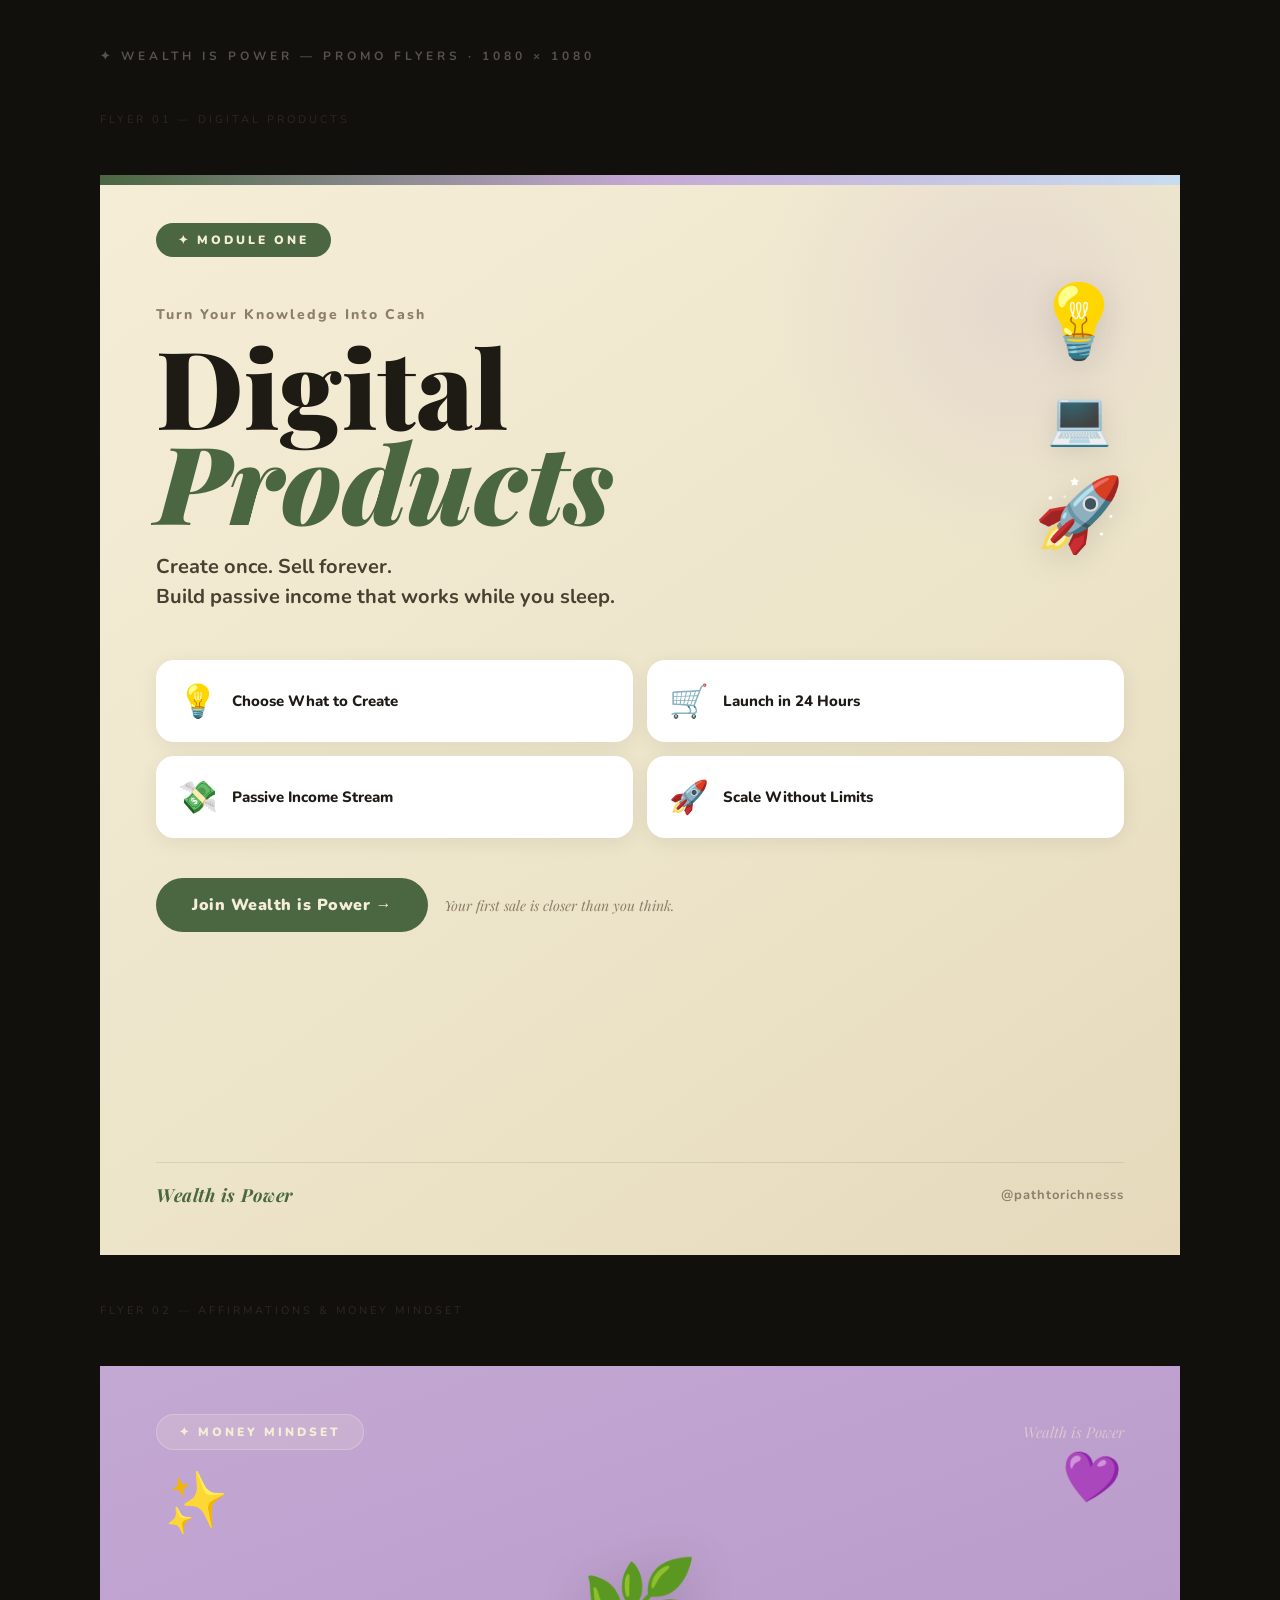
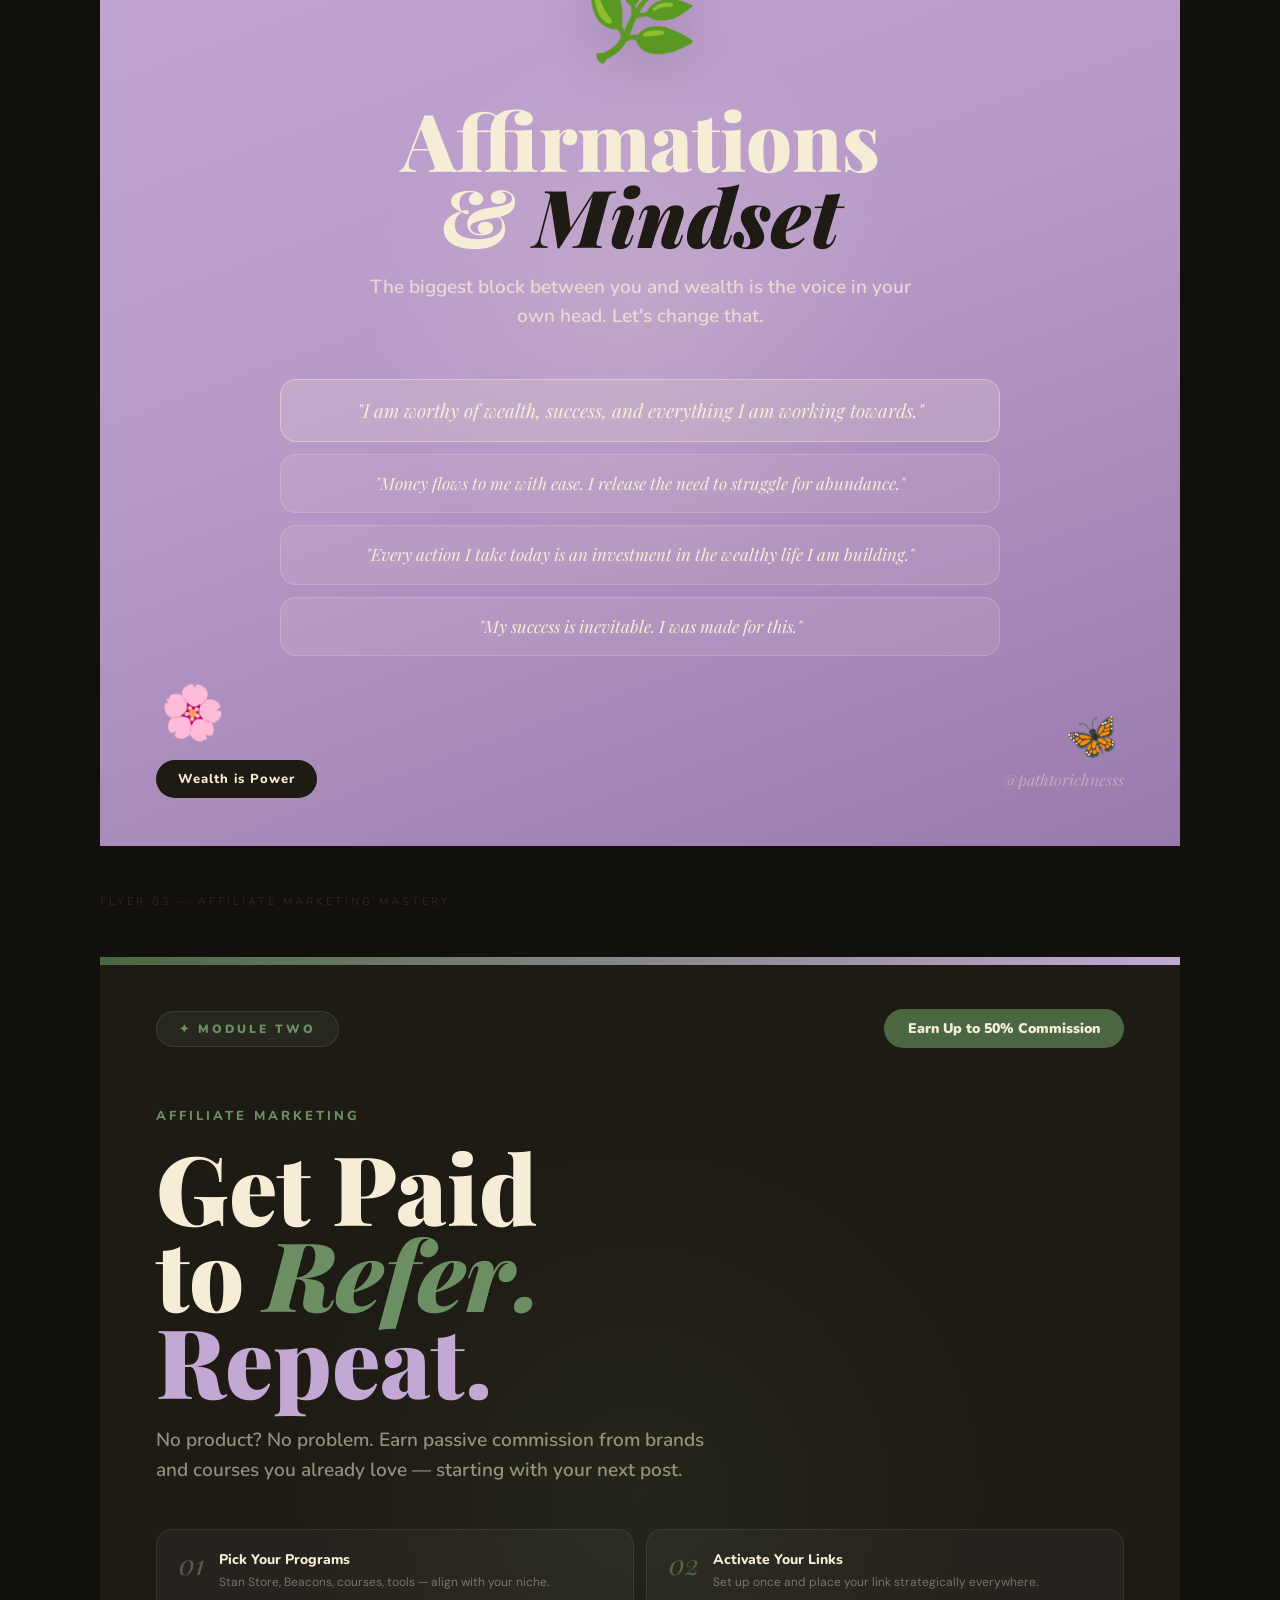
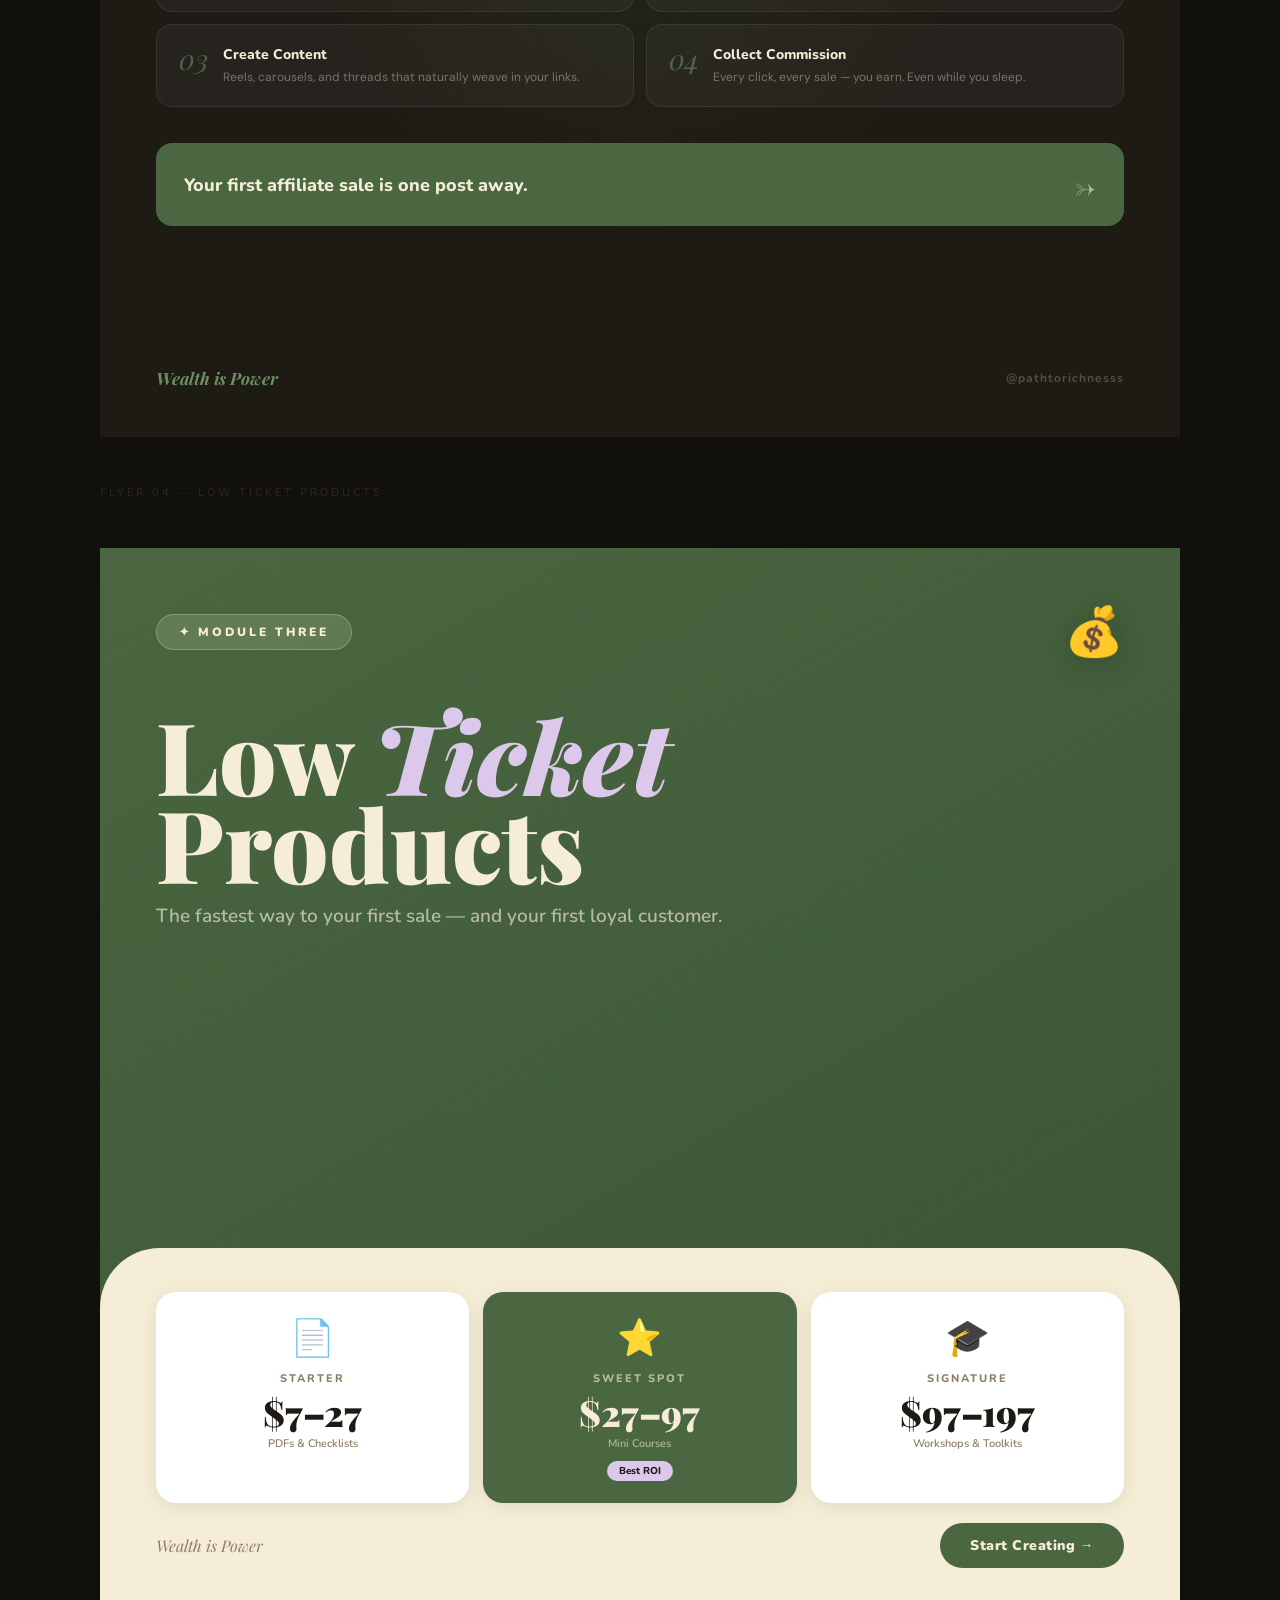
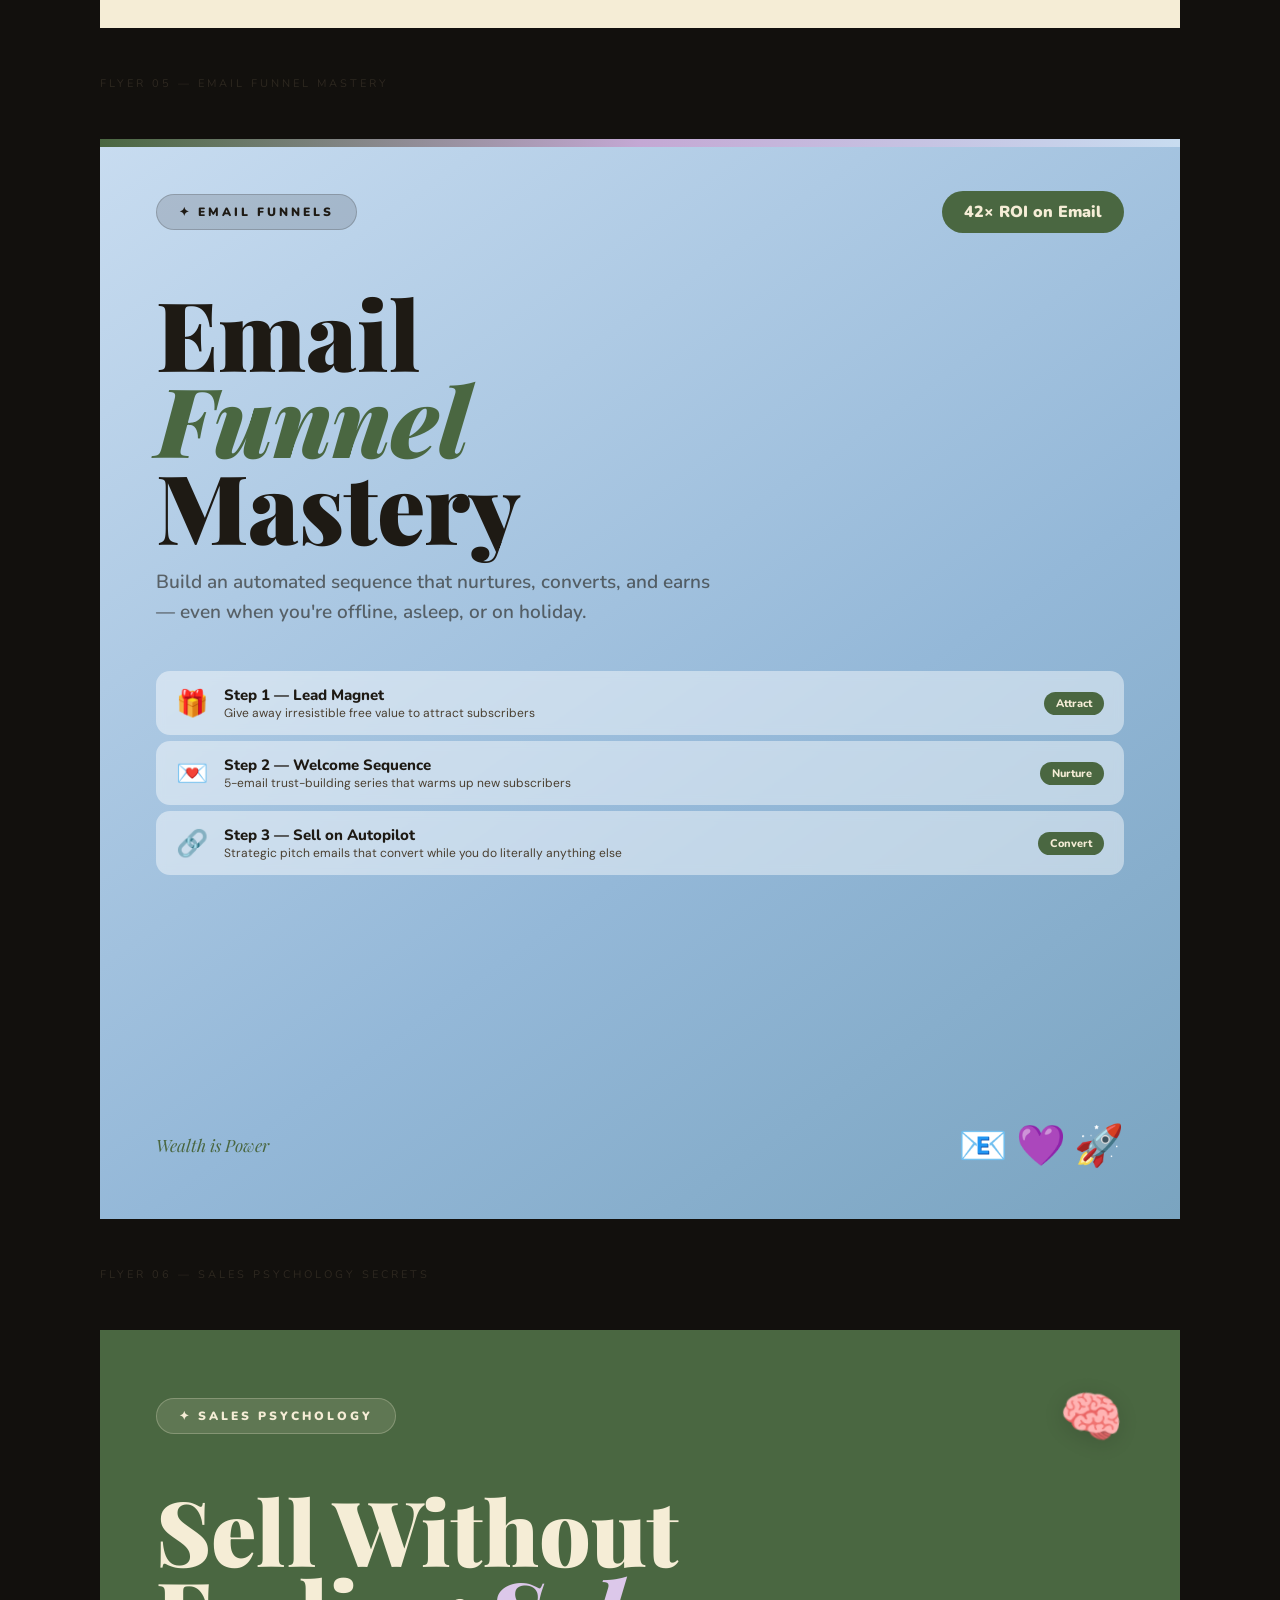
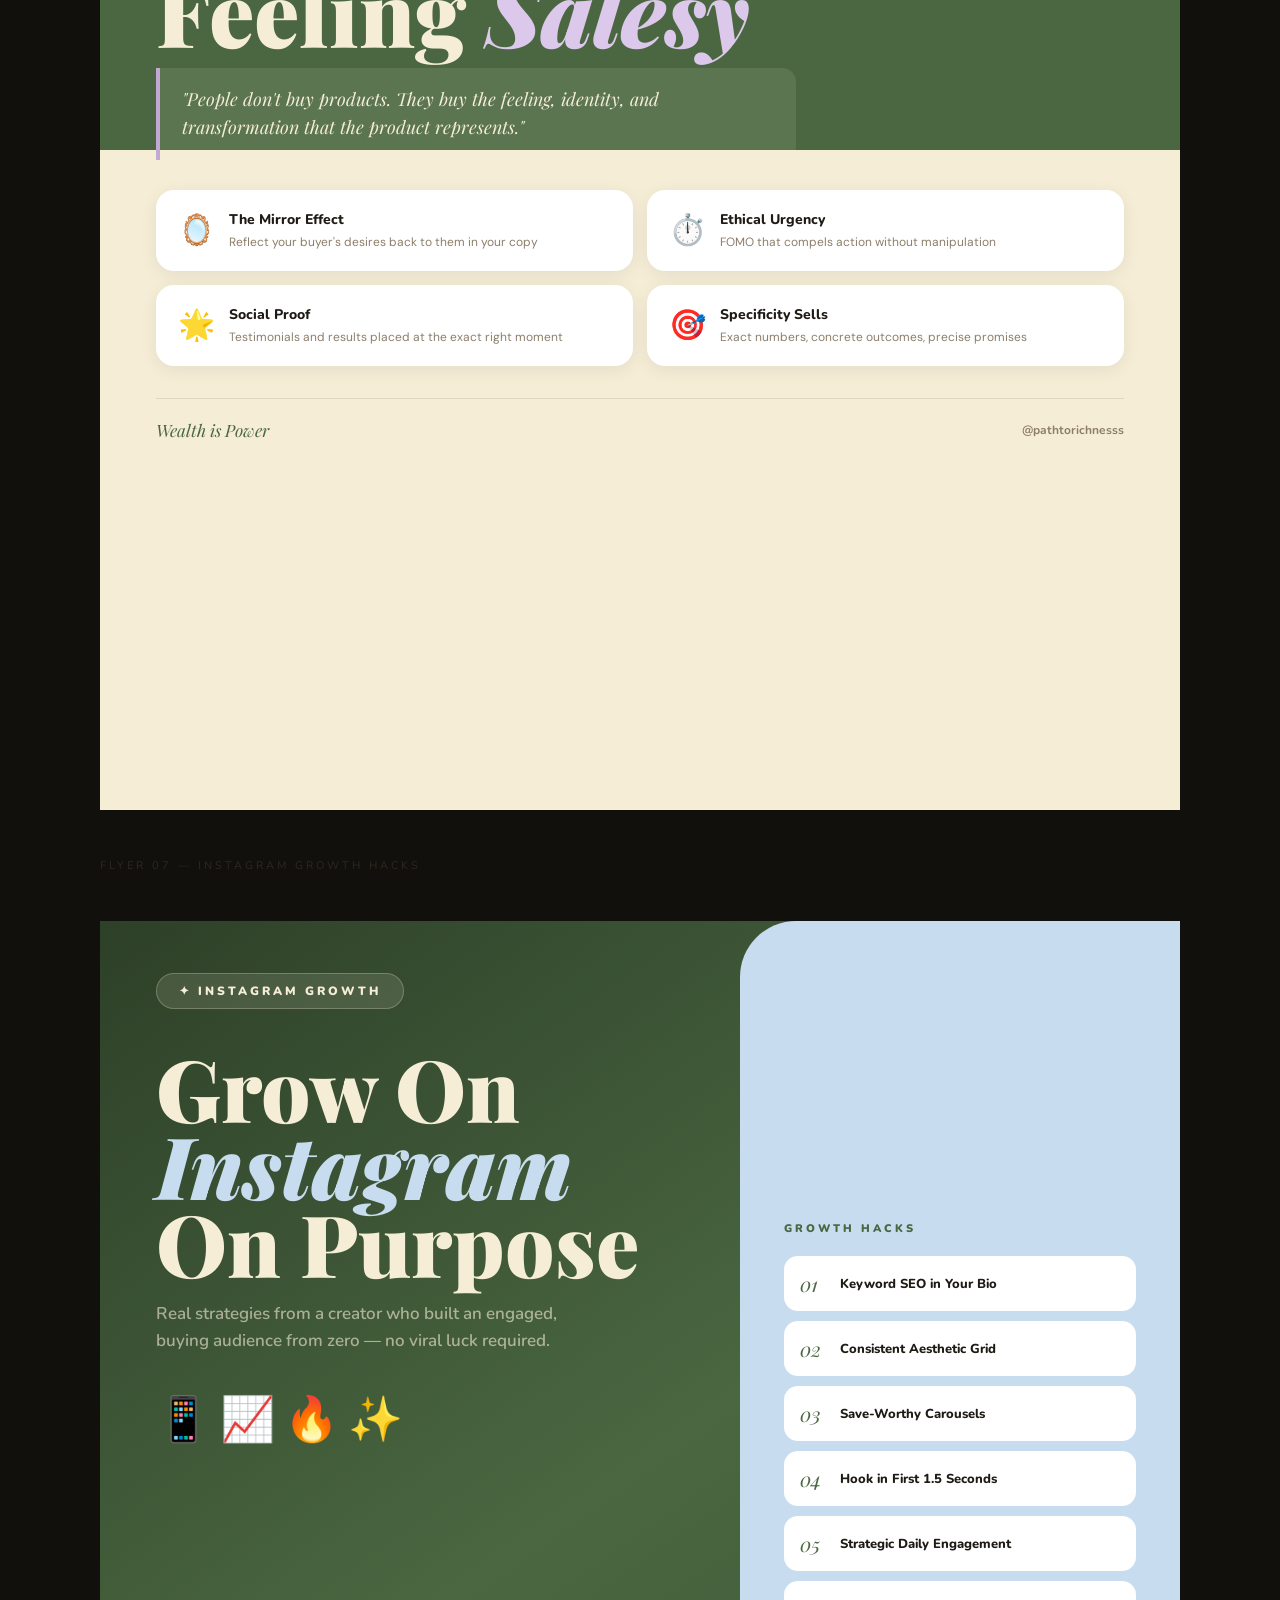
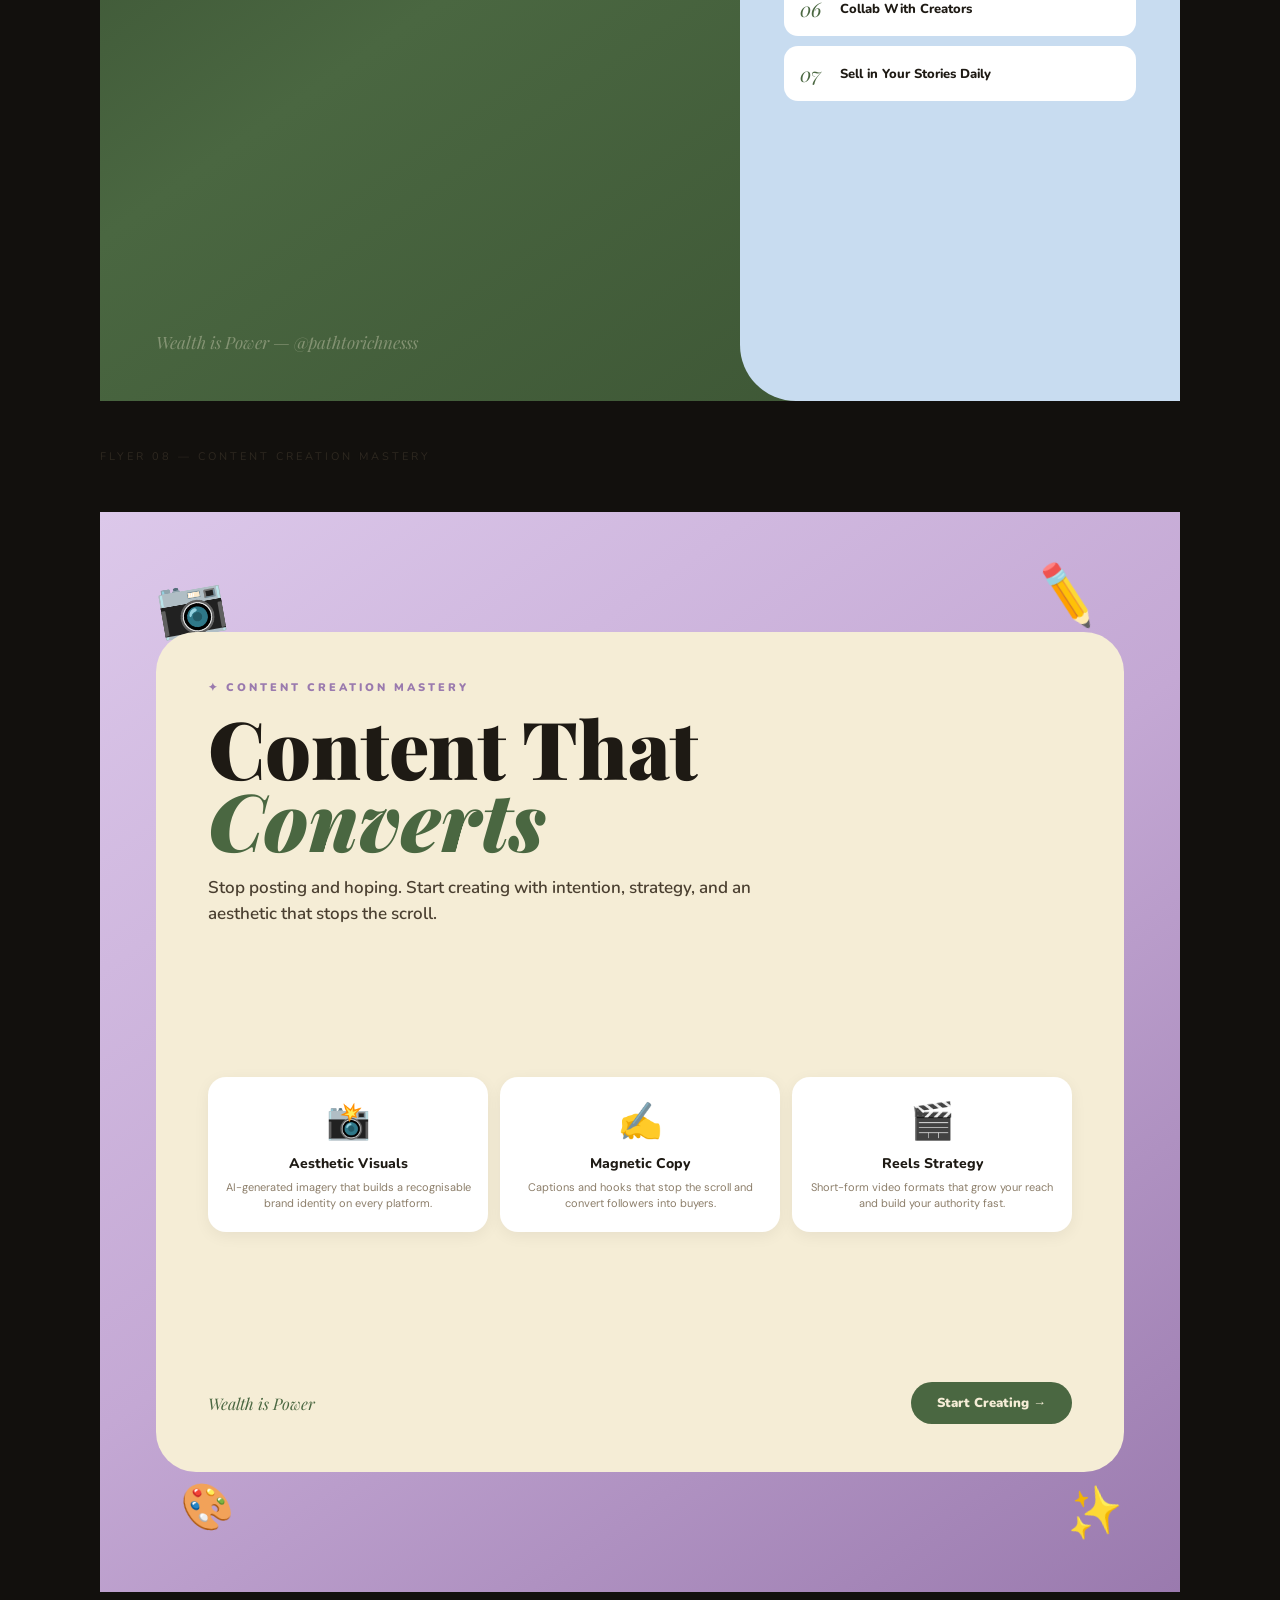
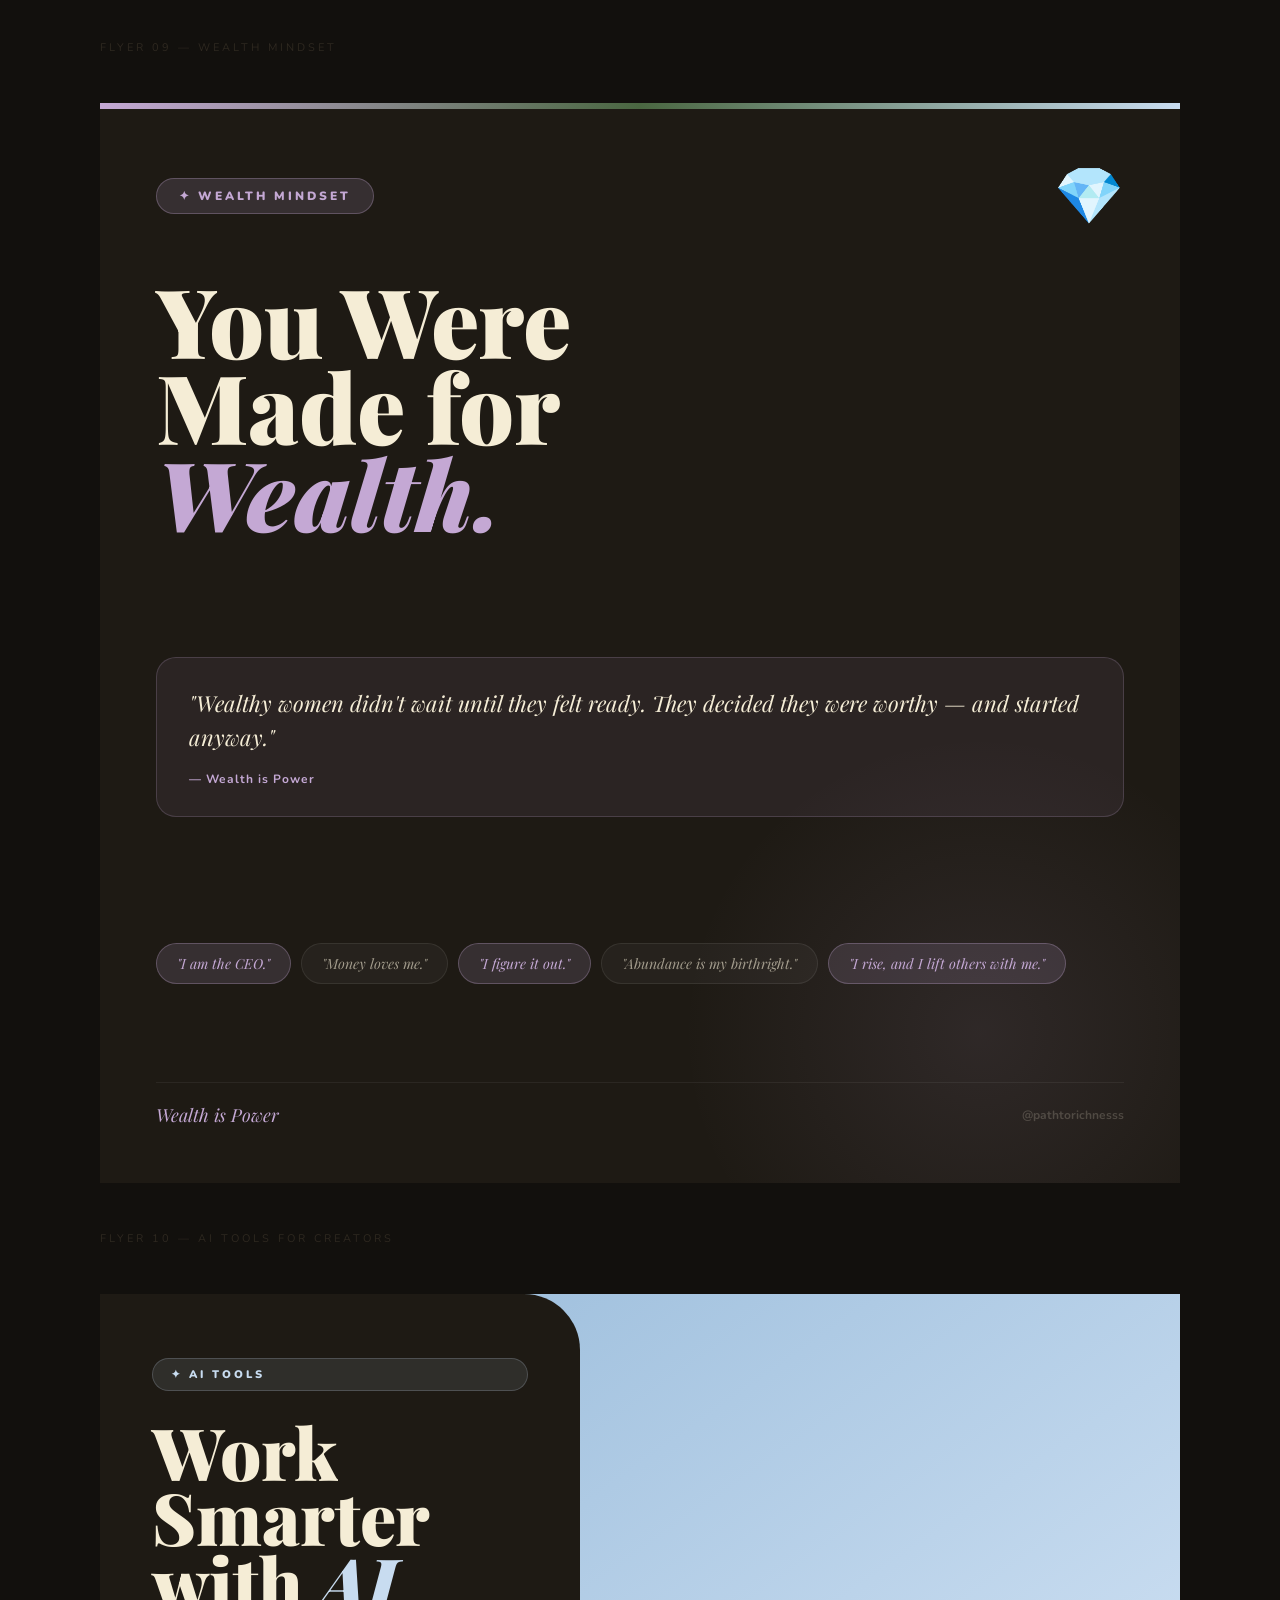
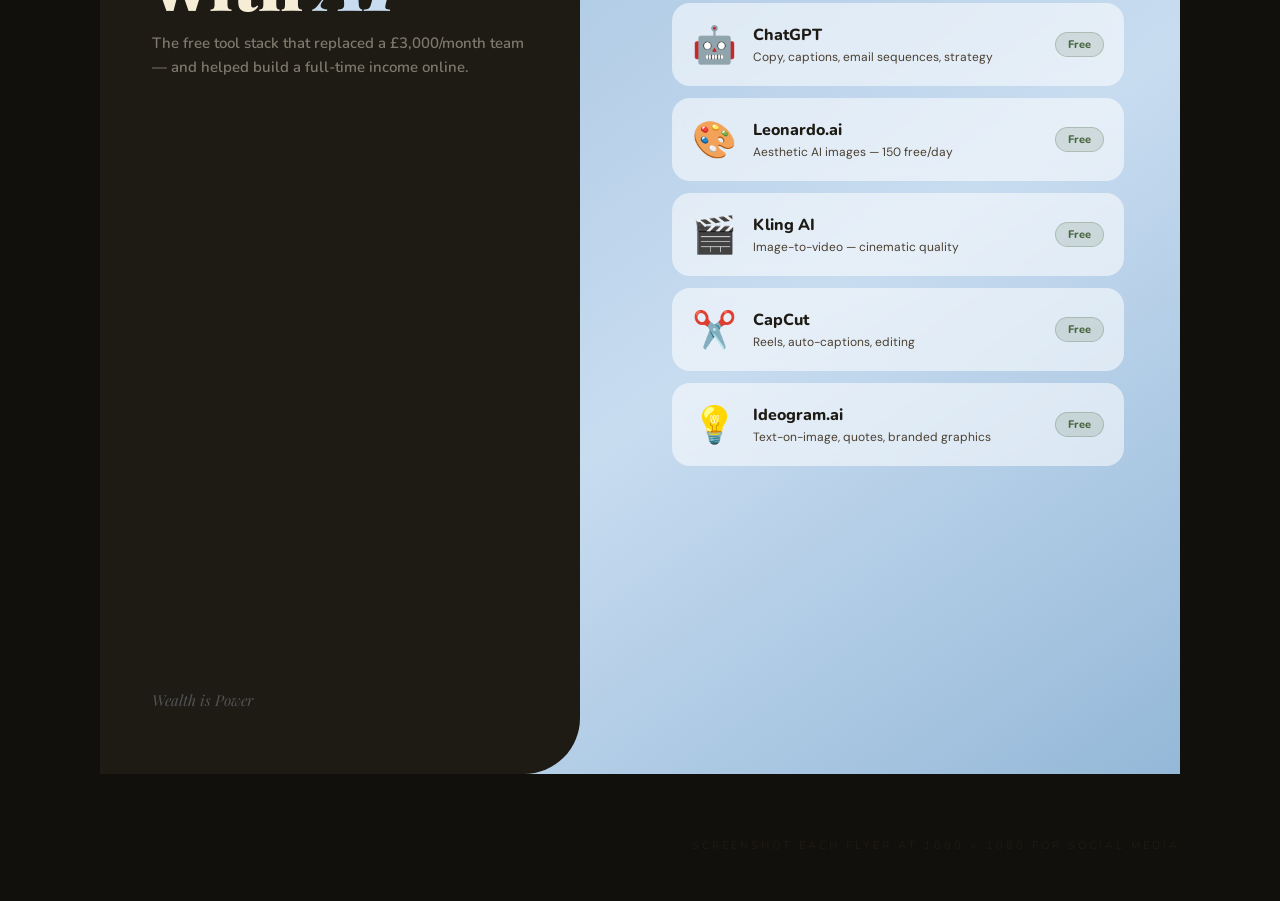
<file: wip-flyers.html>
<!DOCTYPE html>
<html lang="en">
<head>
  <meta charset="UTF-8" />
  <title>Wealth is Power — Promo Flyers</title>
  <link href="https://fonts.googleapis.com/css2?family=Nunito:ital,wght@0,400;0,700;0,800;0,900;1,400;1,800&family=Playfair+Display:ital,wght@0,400;0,700;0,900;1,400;1,700;1,900&family=DM+Sans:ital,wght@0,300;0,400;0,500;1,300&display=swap" rel="stylesheet" />
  <style>
    * { margin: 0; padding: 0; box-sizing: border-box; }

    :root {
      --olive:    #4A6741;
      --olive-d:  #3A5232;
      --olive-l:  #6B8F62;
      --lav:      #C4A8D4;
      --lav-d:    #9A7AAE;
      --lav-l:    #DCC8EA;
      --cream:    #F5EDD6;
      --cream-d:  #E6D9BC;
      --sky:      #C8DCF0;
      --sky-d:    #94B8D8;
      --ink:      #1E1A14;
      --ink-m:    #4A3F30;
      --ink-s:    #8C7E6A;
      --white:    #FFFFFF;
    }

    body {
      background: #12100D;
      display: flex;
      flex-direction: column;
      align-items: center;
      padding: 48px 20px;
      gap: 48px;
      font-family: 'DM Sans', sans-serif;
    }

    .page-header {
      color: rgba(245,237,214,0.3);
      font-family: 'Nunito', sans-serif;
      font-size: 12px;
      font-weight: 700;
      letter-spacing: 4px;
      text-transform: uppercase;
      align-self: flex-start;
      margin-left: calc(50% - 540px);
    }

    .flyer-group {
      display: flex;
      flex-direction: column;
      align-items: center;
      gap: 12px;
    }

    .flyer-label {
      color: #2e2820;
      font-size: 11px;
      letter-spacing: 3px;
      text-transform: uppercase;
      font-family: 'Nunito', sans-serif;
      align-self: flex-start;
      margin-left: calc(50% - 540px);
    }

    /* Every flyer: 1080×1080 */
    .flyer {
      width: 1080px;
      height: 1080px;
      position: relative;
      overflow: hidden;
      flex-shrink: 0;
    }

    /* ═══════════════════════════════════════
       FLYER 1 — Digital Products
    ═══════════════════════════════════════ */
    #f1 {
      background: linear-gradient(145deg, var(--cream) 0%, #EDE5CA 55%, var(--cream-d) 100%);
    }

    #f1 .top-strip {
      position: absolute;
      top: 0; left: 0; right: 0;
      height: 10px;
      background: linear-gradient(to right, var(--olive), var(--lav), var(--sky));
    }

    #f1 .module-chip {
      position: absolute;
      top: 48px; left: 56px;
      background: var(--olive);
      color: var(--cream);
      font-family: 'Nunito', sans-serif;
      font-size: 12px; font-weight: 900;
      letter-spacing: 3px;
      text-transform: uppercase;
      padding: 9px 22px;
      border-radius: 40px;
    }

    #f1 .blob-deco {
      position: absolute;
      width: 500px; height: 500px;
      border-radius: 50%;
      background: radial-gradient(circle, rgba(196,168,212,0.22) 0%, transparent 70%);
      top: -120px; right: -80px;
      pointer-events: none;
    }

    #f1 .hero-section {
      position: absolute;
      top: 130px; left: 56px; right: 56px;
    }

    #f1 .eyebrow {
      font-family: 'Nunito', sans-serif;
      font-size: 14px; font-weight: 800;
      letter-spacing: 2px;
      color: var(--ink-s);
      margin-bottom: 14px;
    }

    #f1 h1 {
      font-family: 'Playfair Display', serif;
      font-size: 108px;
      font-weight: 900;
      color: var(--ink);
      line-height: 0.88;
      margin-bottom: 24px;
    }
    #f1 h1 em { font-style: italic; color: var(--olive); }

    #f1 .tagline {
      font-family: 'Nunito', sans-serif;
      font-size: 20px; font-weight: 700;
      color: var(--ink-m);
      line-height: 1.5;
      max-width: 540px;
      margin-bottom: 48px;
    }

    #f1 .benefits {
      display: grid;
      grid-template-columns: 1fr 1fr;
      gap: 14px;
      margin-bottom: 40px;
    }
    #f1 .b-item {
      background: white;
      border-radius: 18px;
      padding: 20px 22px;
      display: flex;
      align-items: center;
      gap: 14px;
      box-shadow: 0 4px 20px rgba(0,0,0,0.07);
    }
    #f1 .b-icon { font-size: 32px; flex-shrink: 0; }
    #f1 .b-text { font-family: 'Nunito', sans-serif; font-size: 15px; font-weight: 800; color: var(--ink); }

    #f1 .cta-row {
      display: flex;
      align-items: center;
      gap: 16px;
    }
    #f1 .cta-btn {
      background: var(--olive);
      color: var(--cream);
      font-family: 'Nunito', sans-serif;
      font-size: 16px; font-weight: 900;
      letter-spacing: 0.5px;
      padding: 16px 36px;
      border-radius: 40px;
    }
    #f1 .cta-brand {
      font-family: 'Playfair Display', serif;
      font-size: 14px; font-style: italic;
      color: var(--ink-s);
    }

    #f1 .stickers {
      position: absolute;
      top: 100px; right: 56px;
      display: flex;
      flex-direction: column;
      align-items: center;
      gap: 16px;
    }
    #f1 .stk { font-size: 72px; filter: drop-shadow(0 6px 16px rgba(0,0,0,0.12)); }
    #f1 .stk-sm { font-size: 52px; filter: drop-shadow(0 4px 12px rgba(0,0,0,0.1)); }

    #f1 .bottom-brand {
      position: absolute;
      bottom: 48px; left: 56px; right: 56px;
      display: flex;
      align-items: center;
      justify-content: space-between;
      border-top: 1px solid rgba(74,103,65,0.15);
      padding-top: 20px;
    }
    #f1 .brand-name {
      font-family: 'Playfair Display', serif;
      font-size: 18px; font-weight: 700; font-style: italic;
      color: var(--olive);
      letter-spacing: 0.5px;
    }
    #f1 .brand-handle {
      font-family: 'Nunito', sans-serif;
      font-size: 13px; font-weight: 700;
      color: var(--ink-s);
      letter-spacing: 1px;
    }

    /* ═══════════════════════════════════════
       FLYER 2 — Affirmations & Money Mindset
    ═══════════════════════════════════════ */
    #f2 {
      background: linear-gradient(160deg, var(--lav) 0%, #B89AC8 50%, var(--lav-d) 100%);
    }

    #f2 .orb {
      position: absolute;
      width: 600px; height: 600px;
      border-radius: 50%;
      background: radial-gradient(circle, rgba(245,237,214,0.15) 0%, transparent 65%);
      top: 50%; left: 50%;
      transform: translate(-50%,-50%);
      pointer-events: none;
    }

    #f2 .top-row {
      position: absolute;
      top: 48px; left: 56px; right: 56px;
      display: flex;
      align-items: center;
      justify-content: space-between;
    }
    #f2 .chip {
      background: rgba(245,237,214,0.15);
      border: 1px solid rgba(245,237,214,0.3);
      color: var(--cream);
      font-family: 'Nunito', sans-serif;
      font-size: 12px; font-weight: 900;
      letter-spacing: 3px;
      text-transform: uppercase;
      padding: 9px 22px;
      border-radius: 40px;
    }
    #f2 .wip-label {
      font-family: 'Playfair Display', serif;
      font-size: 15px; font-style: italic;
      color: rgba(245,237,214,0.5);
    }

    #f2 .center-content {
      position: absolute;
      top: 0; left: 0; right: 0; bottom: 0;
      display: flex;
      flex-direction: column;
      align-items: center;
      justify-content: center;
      text-align: center;
      padding: 120px 80px 80px;
    }

    #f2 .big-icon { font-size: 96px; margin-bottom: 28px; filter: drop-shadow(0 8px 24px rgba(0,0,0,0.15)); }

    #f2 h1 {
      font-family: 'Playfair Display', serif;
      font-size: 80px; font-weight: 900;
      color: var(--cream);
      line-height: 0.95;
      margin-bottom: 20px;
    }
    #f2 h1 em { font-style: italic; color: var(--ink); }

    #f2 .sub {
      font-family: 'Nunito', sans-serif;
      font-size: 19px; font-weight: 600;
      color: rgba(245,237,214,0.75);
      max-width: 580px;
      line-height: 1.55;
      margin-bottom: 48px;
    }

    #f2 .affirmations-block {
      display: flex;
      flex-direction: column;
      gap: 12px;
      width: 100%;
      max-width: 720px;
      margin-bottom: 48px;
    }
    #f2 .aff {
      background: rgba(245,237,214,0.1);
      border: 1px solid rgba(245,237,214,0.2);
      border-radius: 16px;
      padding: 16px 24px;
      font-family: 'Playfair Display', serif;
      font-size: 17px; font-style: italic;
      color: var(--cream);
      line-height: 1.5;
    }
    #f2 .aff.highlight {
      background: rgba(245,237,214,0.18);
      border-color: rgba(245,237,214,0.4);
      font-size: 19px;
    }

    #f2 .bottom-row {
      position: absolute;
      bottom: 48px; left: 56px; right: 56px;
      display: flex;
      align-items: center;
      justify-content: space-between;
    }
    #f2 .brand-pill {
      background: var(--ink);
      color: var(--cream);
      font-family: 'Nunito', sans-serif;
      font-size: 13px; font-weight: 800;
      letter-spacing: 1px;
      padding: 10px 22px;
      border-radius: 40px;
    }
    #f2 .brand-ital {
      font-family: 'Playfair Display', serif;
      font-size: 16px; font-style: italic;
      color: rgba(245,237,214,0.4);
    }

    /* Decorative stickers f2 */
    #f2 .stk-tl { position: absolute; top: 100px; left: 60px; font-size: 56px; transform: rotate(-15deg); }
    #f2 .stk-tr { position: absolute; top: 80px; right: 60px; font-size: 48px; transform: rotate(10deg); }
    #f2 .stk-bl { position: absolute; bottom: 100px; left: 60px; font-size: 52px; transform: rotate(8deg); }
    #f2 .stk-br { position: absolute; bottom: 80px; right: 60px; font-size: 44px; transform: rotate(-12deg); }

    /* ═══════════════════════════════════════
       FLYER 3 — Affiliate Marketing
    ═══════════════════════════════════════ */
    #f3 {
      background: var(--ink);
    }

    #f3 .bg-glow {
      position: absolute;
      width: 700px; height: 700px;
      border-radius: 50%;
      background: radial-gradient(circle, rgba(74,103,65,0.15) 0%, transparent 70%);
      top: 50%; left: 50%;
      transform: translate(-50%, -50%);
      pointer-events: none;
    }

    #f3 .top-accent {
      position: absolute;
      top: 0; left: 0; right: 0;
      height: 8px;
      background: linear-gradient(to right, var(--olive), var(--lav));
    }

    #f3 .header-area {
      position: absolute;
      top: 52px; left: 56px; right: 56px;
      display: flex;
      align-items: center;
      justify-content: space-between;
    }
    #f3 .header-chip {
      background: rgba(74,103,65,0.2);
      border: 1px solid rgba(74,103,65,0.4);
      color: var(--olive-l);
      font-family: 'Nunito', sans-serif;
      font-size: 12px; font-weight: 900;
      letter-spacing: 3px;
      text-transform: uppercase;
      padding: 9px 22px;
      border-radius: 40px;
    }
    #f3 .commission-badge {
      background: var(--olive);
      color: var(--cream);
      font-family: 'Nunito', sans-serif;
      font-size: 14px; font-weight: 900;
      padding: 10px 24px;
      border-radius: 40px;
    }

    #f3 .main-content {
      position: absolute;
      top: 150px; left: 56px; right: 56px;
    }

    #f3 .eyebrow {
      font-family: 'Nunito', sans-serif;
      font-size: 13px; font-weight: 800;
      letter-spacing: 3px;
      text-transform: uppercase;
      color: var(--olive-l);
      margin-bottom: 18px;
    }

    #f3 h1 {
      font-family: 'Playfair Display', serif;
      font-size: 96px; font-weight: 900;
      color: var(--cream);
      line-height: 0.9;
      margin-bottom: 24px;
    }
    #f3 h1 em { font-style: italic; color: var(--olive-l); }
    #f3 h1 span { color: var(--lav); }

    #f3 .sub-line {
      font-family: 'Nunito', sans-serif;
      font-size: 19px; font-weight: 600;
      color: rgba(245,237,214,0.55);
      max-width: 560px;
      line-height: 1.55;
      margin-bottom: 44px;
    }

    #f3 .steps-grid {
      display: grid;
      grid-template-columns: 1fr 1fr;
      gap: 12px;
      margin-bottom: 36px;
    }
    #f3 .step {
      background: rgba(255,255,255,0.04);
      border: 1px solid rgba(255,255,255,0.08);
      border-radius: 16px;
      padding: 20px 22px;
      display: flex;
      align-items: flex-start;
      gap: 14px;
    }
    #f3 .step-num {
      font-family: 'Playfair Display', serif;
      font-size: 28px; font-style: italic;
      color: var(--olive-l);
      opacity: 0.6;
      flex-shrink: 0;
      line-height: 1;
    }
    #f3 .step-title { font-family: 'Nunito', sans-serif; font-size: 14px; font-weight: 800; color: var(--cream); margin-bottom: 4px; }
    #f3 .step-desc { font-family: 'DM Sans', sans-serif; font-size: 12px; color: rgba(245,237,214,0.4); line-height: 1.5; }

    #f3 .cta-full {
      background: var(--olive);
      border-radius: 16px;
      padding: 20px 28px;
      display: flex;
      align-items: center;
      justify-content: space-between;
    }
    #f3 .cta-full-text {
      font-family: 'Nunito', sans-serif;
      font-size: 18px; font-weight: 800;
      color: var(--cream);
    }
    #f3 .cta-full-arrow {
      font-family: 'Playfair Display', serif;
      font-size: 32px;
      color: rgba(245,237,214,0.6);
    }

    #f3 .bottom-brand {
      position: absolute;
      bottom: 48px; left: 56px; right: 56px;
      display: flex;
      align-items: center;
      justify-content: space-between;
    }
    #f3 .wip-name {
      font-family: 'Playfair Display', serif;
      font-size: 17px; font-weight: 700; font-style: italic;
      color: var(--olive-l);
    }
    #f3 .handle { font-family: 'Nunito', sans-serif; font-size: 12px; font-weight: 700; color: rgba(245,237,214,0.25); letter-spacing: 1px; }

    /* ═══════════════════════════════════════
       FLYER 4 — Low Ticket Products
    ═══════════════════════════════════════ */
    #f4 {
      background: linear-gradient(150deg, var(--olive) 0%, var(--olive-d) 100%);
    }

    #f4 .cream-bottom {
      position: absolute;
      bottom: 0; left: 0; right: 0;
      height: 380px;
      background: var(--cream);
      border-radius: 60px 60px 0 0;
    }

    #f4 .top-content {
      position: absolute;
      top: 52px; left: 56px; right: 56px;
    }

    #f4 .top-row {
      display: flex;
      align-items: center;
      justify-content: space-between;
      margin-bottom: 48px;
    }
    #f4 .chip {
      background: rgba(245,237,214,0.15);
      border: 1px solid rgba(245,237,214,0.25);
      color: var(--cream);
      font-family: 'Nunito', sans-serif;
      font-size: 12px; font-weight: 900;
      letter-spacing: 3px;
      text-transform: uppercase;
      padding: 9px 22px;
      border-radius: 40px;
    }
    #f4 .stk-top { font-size: 48px; filter: drop-shadow(0 4px 14px rgba(0,0,0,0.2)); }

    #f4 h1 {
      font-family: 'Playfair Display', serif;
      font-size: 100px; font-weight: 900;
      color: var(--cream);
      line-height: 0.88;
      margin-bottom: 16px;
    }
    #f4 h1 em { font-style: italic; color: var(--lav-l); }

    #f4 .hero-sub {
      font-family: 'Nunito', sans-serif;
      font-size: 19px; font-weight: 600;
      color: rgba(245,237,214,0.65);
      margin-bottom: 0;
    }

    #f4 .cards-area {
      position: absolute;
      bottom: 60px; left: 56px; right: 56px;
    }

    #f4 .tier-row {
      display: grid;
      grid-template-columns: repeat(3, 1fr);
      gap: 14px;
      margin-bottom: 20px;
    }

    #f4 .tier {
      background: white;
      border-radius: 20px;
      padding: 22px 18px;
      text-align: center;
      box-shadow: 0 4px 20px rgba(0,0,0,0.08);
    }
    #f4 .tier.hot {
      background: var(--olive);
    }
    #f4 .tier-icon { font-size: 36px; margin-bottom: 10px; }
    #f4 .tier-name {
      font-family: 'Nunito', sans-serif;
      font-size: 11px; font-weight: 800;
      letter-spacing: 2px;
      text-transform: uppercase;
      color: var(--ink-s);
      margin-bottom: 8px;
    }
    #f4 .tier.hot .tier-name { color: rgba(245,237,214,0.65); }
    #f4 .tier-price {
      font-family: 'Playfair Display', serif;
      font-size: 36px; font-weight: 900;
      color: var(--ink);
      line-height: 1;
    }
    #f4 .tier.hot .tier-price { color: var(--cream); }
    #f4 .tier-label {
      font-family: 'Nunito', sans-serif;
      font-size: 11px; font-weight: 600;
      color: var(--ink-s);
      margin-top: 6px;
    }
    #f4 .tier.hot .tier-label { color: rgba(245,237,214,0.6); }
    #f4 .best-badge {
      display: inline-block;
      margin-top: 10px;
      background: var(--lav-l);
      color: var(--ink);
      border-radius: 40px;
      padding: 3px 12px;
      font-family: 'Nunito', sans-serif;
      font-size: 10px; font-weight: 800;
    }

    #f4 .bottom-cta {
      display: flex;
      align-items: center;
      justify-content: space-between;
    }
    #f4 .wip-brand {
      font-family: 'Playfair Display', serif;
      font-size: 16px; font-style: italic;
      color: var(--ink-s);
    }
    #f4 .enroll-btn {
      background: var(--olive);
      color: var(--cream);
      font-family: 'Nunito', sans-serif;
      font-size: 14px; font-weight: 900;
      letter-spacing: 0.5px;
      padding: 13px 30px;
      border-radius: 40px;
    }

    /* ═══════════════════════════════════════
       FLYER 5 — Email Funnel Mastery
    ═══════════════════════════════════════ */
    #f5 {
      background: linear-gradient(145deg, var(--sky) 0%, var(--sky-d) 60%, #7AA4C0 100%);
    }

    #f5 .top-strip {
      position: absolute;
      top: 0; left: 0; right: 0;
      height: 8px;
      background: linear-gradient(to right, var(--olive), var(--lav), var(--sky));
    }

    #f5 .header {
      position: absolute;
      top: 52px; left: 56px; right: 56px;
      display: flex;
      align-items: center;
      justify-content: space-between;
    }
    #f5 .chip {
      background: rgba(30,26,20,0.15);
      border: 1px solid rgba(30,26,20,0.2);
      color: var(--ink);
      font-family: 'Nunito', sans-serif;
      font-size: 12px; font-weight: 900;
      letter-spacing: 3px;
      text-transform: uppercase;
      padding: 9px 22px;
      border-radius: 40px;
    }
    #f5 .stat-chip {
      background: var(--olive);
      color: var(--cream);
      font-family: 'Nunito', sans-serif;
      font-size: 16px; font-weight: 900;
      padding: 10px 22px;
      border-radius: 40px;
    }

    #f5 .hero {
      position: absolute;
      top: 150px; left: 56px; right: 56px;
    }
    #f5 h1 {
      font-family: 'Playfair Display', serif;
      font-size: 96px; font-weight: 900;
      color: var(--ink);
      line-height: 0.9;
      margin-bottom: 20px;
    }
    #f5 h1 em { font-style: italic; color: var(--olive); }

    #f5 .sub {
      font-family: 'Nunito', sans-serif;
      font-size: 19px; font-weight: 600;
      color: rgba(30,26,20,0.6);
      max-width: 560px;
      line-height: 1.55;
      margin-bottom: 44px;
    }

    #f5 .funnel-steps {
      display: flex;
      flex-direction: column;
      gap: 6px;
      margin-bottom: 36px;
    }
    #f5 .f-step {
      background: rgba(255,255,255,0.45);
      border-radius: 14px;
      padding: 14px 20px;
      display: flex;
      align-items: center;
      gap: 16px;
      backdrop-filter: blur(4px);
    }
    #f5 .f-step-icon { font-size: 26px; flex-shrink: 0; }
    #f5 .f-step-title { font-family: 'Nunito', sans-serif; font-size: 15px; font-weight: 800; color: var(--ink); }
    #f5 .f-step-sub { font-family: 'DM Sans', sans-serif; font-size: 12px; color: var(--ink-m); }
    #f5 .f-step-badge {
      margin-left: auto;
      background: var(--olive);
      color: var(--cream);
      font-family: 'Nunito', sans-serif;
      font-size: 11px; font-weight: 800;
      padding: 4px 12px;
      border-radius: 40px;
    }

    #f5 .bottom-row {
      position: absolute;
      bottom: 48px; left: 56px; right: 56px;
      display: flex;
      align-items: center;
      justify-content: space-between;
    }
    #f5 .wip-brand { font-family: 'Playfair Display', serif; font-size: 17px; font-style: italic; color: var(--olive); }
    #f5 .stk-row { display: flex; gap: 12px; font-size: 40px; }

    /* ═══════════════════════════════════════
       FLYER 6 — Sales Psychology
    ═══════════════════════════════════════ */
    #f6 {
      background: var(--cream);
    }

    #f6 .olive-top {
      position: absolute;
      top: 0; left: 0; right: 0;
      height: 420px;
      background: var(--olive);
    }

    #f6 .top-content {
      position: absolute;
      top: 52px; left: 56px; right: 56px;
    }
    #f6 .top-row {
      display: flex;
      align-items: center;
      justify-content: space-between;
      margin-bottom: 40px;
    }
    #f6 .chip {
      background: rgba(245,237,214,0.12);
      border: 1px solid rgba(245,237,214,0.25);
      color: var(--cream);
      font-family: 'Nunito', sans-serif;
      font-size: 12px; font-weight: 900;
      letter-spacing: 3px;
      text-transform: uppercase;
      padding: 9px 22px;
      border-radius: 40px;
    }
    #f6 .stk-top { font-size: 52px; transform: rotate(10deg); filter: drop-shadow(0 4px 12px rgba(0,0,0,0.15)); }

    #f6 h1 {
      font-family: 'Playfair Display', serif;
      font-size: 90px; font-weight: 900;
      color: var(--cream);
      line-height: 0.9;
      margin-bottom: 16px;
    }
    #f6 h1 em { font-style: italic; color: var(--lav-l); }

    #f6 .quote {
      background: rgba(245,237,214,0.1);
      border-left: 4px solid var(--lav);
      border-radius: 0 14px 14px 0;
      padding: 18px 22px;
      max-width: 640px;
    }
    #f6 .quote p {
      font-family: 'Playfair Display', serif;
      font-size: 18px; font-style: italic;
      color: var(--cream);
      line-height: 1.55;
    }

    #f6 .bottom-content {
      position: absolute;
      top: 460px; left: 56px; right: 56px;
    }

    #f6 .principles {
      display: grid;
      grid-template-columns: 1fr 1fr;
      gap: 14px;
      margin-bottom: 32px;
    }
    #f6 .principle {
      background: white;
      border-radius: 18px;
      padding: 20px 22px;
      display: flex;
      align-items: flex-start;
      gap: 14px;
      box-shadow: 0 4px 18px rgba(0,0,0,0.07);
    }
    #f6 .principle-icon { font-size: 30px; flex-shrink: 0; }
    #f6 .principle-name { font-family: 'Nunito', sans-serif; font-size: 14px; font-weight: 800; color: var(--ink); margin-bottom: 4px; }
    #f6 .principle-sub { font-family: 'DM Sans', sans-serif; font-size: 12px; color: var(--ink-s); line-height: 1.5; }

    #f6 .bottom-bar {
      display: flex;
      align-items: center;
      justify-content: space-between;
      border-top: 1px solid rgba(74,103,65,0.15);
      padding-top: 20px;
    }
    #f6 .wip-brand { font-family: 'Playfair Display', serif; font-size: 17px; font-style: italic; color: var(--olive); }
    #f6 .handle { font-family: 'Nunito', sans-serif; font-size: 12px; font-weight: 700; color: var(--ink-s); }

    /* ═══════════════════════════════════════
       FLYER 7 — Instagram Growth Hacks
    ═══════════════════════════════════════ */
    #f7 {
      background: linear-gradient(145deg, #2D4028 0%, var(--olive) 50%, var(--olive-d) 100%);
    }

    #f7 .sky-panel {
      position: absolute;
      right: 0; top: 0; bottom: 0;
      width: 440px;
      background: var(--sky);
      border-radius: 56px 0 0 56px;
      display: flex;
      flex-direction: column;
      justify-content: center;
      padding: 56px 44px;
    }

    #f7 .left-content {
      position: absolute;
      top: 52px; left: 56px;
      width: 560px;
    }
    #f7 .chip {
      background: rgba(245,237,214,0.12);
      border: 1px solid rgba(245,237,214,0.25);
      color: var(--cream);
      font-family: 'Nunito', sans-serif;
      font-size: 12px; font-weight: 900;
      letter-spacing: 3px;
      text-transform: uppercase;
      padding: 9px 22px;
      border-radius: 40px;
      display: inline-block;
      margin-bottom: 40px;
    }
    #f7 h1 {
      font-family: 'Playfair Display', serif;
      font-size: 86px; font-weight: 900;
      color: var(--cream);
      line-height: 0.9;
      margin-bottom: 20px;
    }
    #f7 h1 em { font-style: italic; color: var(--sky); }

    #f7 .sub {
      font-family: 'Nunito', sans-serif;
      font-size: 17px; font-weight: 600;
      color: rgba(245,237,214,0.6);
      line-height: 1.55;
      max-width: 440px;
      margin-bottom: 36px;
    }

    #f7 .stk-row { display: flex; gap: 16px; font-size: 44px; }

    #f7 .sky-panel .panel-eyebrow {
      font-family: 'Nunito', sans-serif;
      font-size: 11px; font-weight: 900;
      letter-spacing: 3px;
      text-transform: uppercase;
      color: var(--olive);
      margin-bottom: 20px;
    }

    #f7 .hack-list {
      display: flex;
      flex-direction: column;
      gap: 10px;
    }
    #f7 .hack {
      background: white;
      border-radius: 14px;
      padding: 14px 16px;
      display: flex;
      align-items: center;
      gap: 12px;
    }
    #f7 .hack-num {
      font-family: 'Playfair Display', serif;
      font-size: 20px; font-style: italic;
      color: var(--olive);
      flex-shrink: 0;
      width: 28px;
    }
    #f7 .hack-text { font-family: 'Nunito', sans-serif; font-size: 13px; font-weight: 800; color: var(--ink); }

    #f7 .bottom-brand {
      position: absolute;
      bottom: 48px; left: 56px;
      font-family: 'Playfair Display', serif;
      font-size: 17px; font-style: italic;
      color: rgba(245,237,214,0.35);
    }

    /* ═══════════════════════════════════════
       FLYER 8 — Content Creation
    ═══════════════════════════════════════ */
    #f8 {
      background: linear-gradient(145deg, var(--lav-l) 0%, var(--lav) 50%, var(--lav-d) 100%);
    }

    #f8 .cream-card {
      position: absolute;
      top: 120px; left: 56px; right: 56px;
      bottom: 120px;
      background: var(--cream);
      border-radius: 40px;
      padding: 48px 52px;
      display: flex;
      flex-direction: column;
      justify-content: space-between;
    }

    #f8 .card-top {}
    #f8 .eyebrow {
      font-family: 'Nunito', sans-serif;
      font-size: 11px; font-weight: 900;
      letter-spacing: 3px;
      text-transform: uppercase;
      color: var(--lav-d);
      margin-bottom: 16px;
    }
    #f8 h1 {
      font-family: 'Playfair Display', serif;
      font-size: 80px; font-weight: 900;
      color: var(--ink);
      line-height: 0.9;
      margin-bottom: 20px;
    }
    #f8 h1 em { font-style: italic; color: var(--olive); }
    #f8 .sub {
      font-family: 'Nunito', sans-serif;
      font-size: 17px; font-weight: 600;
      color: var(--ink-m);
      max-width: 560px;
      line-height: 1.5;
    }

    #f8 .pillars {
      display: grid;
      grid-template-columns: repeat(3, 1fr);
      gap: 12px;
    }
    #f8 .pillar-card {
      background: white;
      border-radius: 18px;
      padding: 20px 16px;
      text-align: center;
      box-shadow: 0 4px 16px rgba(0,0,0,0.06);
    }
    #f8 .pillar-icon { font-size: 36px; margin-bottom: 10px; }
    #f8 .pillar-name { font-family: 'Nunito', sans-serif; font-size: 14px; font-weight: 800; color: var(--ink); margin-bottom: 6px; }
    #f8 .pillar-desc { font-family: 'DM Sans', sans-serif; font-size: 11px; color: var(--ink-s); line-height: 1.5; }

    #f8 .card-bottom {
      display: flex;
      align-items: center;
      justify-content: space-between;
    }
    #f8 .wip-brand { font-family: 'Playfair Display', serif; font-size: 16px; font-style: italic; color: var(--olive); }
    #f8 .cta-btn {
      background: var(--olive);
      color: var(--cream);
      font-family: 'Nunito', sans-serif;
      font-size: 13px; font-weight: 900;
      padding: 12px 26px;
      border-radius: 40px;
    }

    #f8 .top-stk { position: absolute; top: 56px; left: 56px; font-size: 56px; transform: rotate(-10deg); }
    #f8 .top-stk2 { position: absolute; top: 48px; right: 80px; font-size: 52px; transform: rotate(12deg); }
    #f8 .bot-stk { position: absolute; bottom: 56px; left: 80px; font-size: 44px; transform: rotate(8deg); }
    #f8 .bot-stk2 { position: absolute; bottom: 48px; right: 56px; font-size: 48px; transform: rotate(-15deg); }

    /* ═══════════════════════════════════════
       FLYER 9 — Money Mindset / Wealth
    ═══════════════════════════════════════ */
    #f9 {
      background: var(--ink);
    }

    #f9 .lav-blob {
      position: absolute;
      width: 600px; height: 600px;
      border-radius: 50%;
      background: radial-gradient(circle, rgba(196,168,212,0.1) 0%, transparent 70%);
      bottom: -150px; right: -100px;
      pointer-events: none;
    }

    #f9 .top-strip {
      position: absolute;
      top: 0; left: 0; right: 0;
      height: 6px;
      background: linear-gradient(to right, var(--lav), var(--olive), var(--sky));
    }

    #f9 .content {
      position: absolute;
      top: 56px; left: 56px; right: 56px;
      bottom: 56px;
      display: flex;
      flex-direction: column;
      justify-content: space-between;
    }

    #f9 .top-area {}
    #f9 .chip-row { display: flex; align-items: center; justify-content: space-between; margin-bottom: 44px; }
    #f9 .chip {
      background: rgba(196,168,212,0.15);
      border: 1px solid rgba(196,168,212,0.3);
      color: var(--lav);
      font-family: 'Nunito', sans-serif;
      font-size: 12px; font-weight: 900;
      letter-spacing: 3px;
      text-transform: uppercase;
      padding: 9px 22px;
      border-radius: 40px;
    }
    #f9 .icon-big { font-size: 56px; }

    #f9 h1 {
      font-family: 'Playfair Display', serif;
      font-size: 96px; font-weight: 900;
      color: var(--cream);
      line-height: 0.9;
      margin-bottom: 24px;
    }
    #f9 h1 em { font-style: italic; color: var(--lav); }

    #f9 .center-quote {
      background: rgba(196,168,212,0.08);
      border: 1px solid rgba(196,168,212,0.2);
      border-radius: 20px;
      padding: 28px 32px;
      margin-bottom: 28px;
    }
    #f9 .center-quote p {
      font-family: 'Playfair Display', serif;
      font-size: 22px; font-style: italic;
      color: var(--cream);
      line-height: 1.55;
      margin-bottom: 12px;
    }
    #f9 .center-quote cite {
      font-family: 'Nunito', sans-serif;
      font-size: 12px; font-weight: 700;
      color: var(--lav);
      letter-spacing: 1px;
      font-style: normal;
    }

    #f9 .aff-pills {
      display: flex;
      flex-wrap: wrap;
      gap: 10px;
      margin-bottom: 0;
    }
    #f9 .aff-pill {
      background: rgba(255,255,255,0.04);
      border: 1px solid rgba(255,255,255,0.08);
      border-radius: 40px;
      padding: 10px 20px;
      font-family: 'Playfair Display', serif;
      font-size: 14px; font-style: italic;
      color: rgba(245,237,214,0.6);
    }
    #f9 .aff-pill.hl {
      background: rgba(196,168,212,0.15);
      border-color: rgba(196,168,212,0.3);
      color: var(--lav);
    }

    #f9 .bottom-area {
      display: flex;
      align-items: center;
      justify-content: space-between;
      border-top: 1px solid rgba(255,255,255,0.06);
      padding-top: 20px;
    }
    #f9 .wip-brand { font-family: 'Playfair Display', serif; font-size: 18px; font-style: italic; color: var(--lav); }
    #f9 .handle { font-family: 'Nunito', sans-serif; font-size: 12px; font-weight: 700; color: rgba(245,237,214,0.2); }

    /* ═══════════════════════════════════════
       FLYER 10 — AI Tools for Creators
    ═══════════════════════════════════════ */
    #f10 {
      background: linear-gradient(145deg, var(--sky-d) 0%, var(--sky) 60%, var(--sky-d) 100%);
    }

    #f10 .dark-panel {
      position: absolute;
      top: 0; left: 0;
      width: 480px; height: 100%;
      background: var(--ink);
      border-radius: 0 56px 56px 0;
      display: flex;
      flex-direction: column;
      justify-content: center;
      padding: 64px 52px;
    }

    #f10 .right-content {
      position: absolute;
      top: 0; right: 0;
      width: 540px; height: 100%;
      display: flex;
      flex-direction: column;
      justify-content: center;
      padding: 64px 56px 64px 32px;
    }

    #f10 .dark-panel .chip {
      background: rgba(200,220,240,0.1);
      border: 1px solid rgba(200,220,240,0.2);
      color: var(--sky);
      font-family: 'Nunito', sans-serif;
      font-size: 11px; font-weight: 900;
      letter-spacing: 3px;
      text-transform: uppercase;
      padding: 8px 18px;
      border-radius: 40px;
      display: inline-block;
      margin-bottom: 28px;
    }

    #f10 .dark-panel h1 {
      font-family: 'Playfair Display', serif;
      font-size: 72px; font-weight: 900;
      color: var(--cream);
      line-height: 0.9;
      margin-bottom: 18px;
    }
    #f10 .dark-panel h1 em { font-style: italic; color: var(--sky); }

    #f10 .dark-panel .sub {
      font-family: 'Nunito', sans-serif;
      font-size: 15px; font-weight: 600;
      color: rgba(245,237,214,0.45);
      line-height: 1.6;
      margin-bottom: 28px;
    }

    #f10 .wip-brand {
      font-family: 'Playfair Display', serif;
      font-size: 15px; font-style: italic;
      color: rgba(200,220,240,0.3);
      margin-top: auto;
    }

    #f10 .tool-cards {
      display: flex;
      flex-direction: column;
      gap: 12px;
    }
    #f10 .tool-card {
      background: rgba(255,255,255,0.55);
      border-radius: 18px;
      padding: 18px 20px;
      display: flex;
      align-items: center;
      gap: 16px;
      backdrop-filter: blur(4px);
    }
    #f10 .tool-icon { font-size: 36px; flex-shrink: 0; }
    #f10 .tool-name { font-family: 'Nunito', sans-serif; font-size: 16px; font-weight: 800; color: var(--ink); margin-bottom: 3px; }
    #f10 .tool-use { font-family: 'DM Sans', sans-serif; font-size: 12px; color: var(--ink-m); }
    #f10 .tool-free {
      margin-left: auto;
      background: rgba(74,103,65,0.15);
      border: 1px solid rgba(74,103,65,0.25);
      color: var(--olive);
      font-family: 'Nunito', sans-serif;
      font-size: 11px; font-weight: 800;
      padding: 4px 12px;
      border-radius: 40px;
    }

    /* hint */
    .hint {
      color: #1e1a14;
      font-family: 'Nunito', sans-serif;
      font-size: 11px;
      letter-spacing: 3px;
      text-transform: uppercase;
      margin-top: 16px;
      align-self: flex-end;
      margin-right: calc(50% - 540px);
    }
  </style>
</head>
<body>

  <div class="page-header">✦ Wealth is Power — Promo Flyers · 1080 × 1080</div>

  <!-- ══ FLYER 1 — Digital Products ══ -->
  <div class="flyer-label">Flyer 01 — Digital Products</div>
  <div class="flyer" id="f1">
    <div class="blob-deco"></div>
    <div class="top-strip"></div>
    <div class="module-chip">✦ Module One</div>
    <div class="hero-section">
      <div class="eyebrow">Turn Your Knowledge Into Cash</div>
      <h1>Digital<br><em>Products</em></h1>
      <div class="tagline">Create once. Sell forever.<br>Build passive income that works while you sleep.</div>
      <div class="benefits">
        <div class="b-item"><div class="b-icon">💡</div><div class="b-text">Choose What to Create</div></div>
        <div class="b-item"><div class="b-icon">🛒</div><div class="b-text">Launch in 24 Hours</div></div>
        <div class="b-item"><div class="b-icon">💸</div><div class="b-text">Passive Income Stream</div></div>
        <div class="b-item"><div class="b-icon">🚀</div><div class="b-text">Scale Without Limits</div></div>
      </div>
      <div class="cta-row">
        <div class="cta-btn">Join Wealth is Power →</div>
        <div class="cta-brand">Your first sale is closer than you think.</div>
      </div>
    </div>
    <div class="stickers">
      <div class="stk">💡</div>
      <div class="stk-sm">💻</div>
      <div class="stk">🚀</div>
    </div>
    <div class="bottom-brand">
      <div class="brand-name">Wealth is Power</div>
      <div class="brand-handle">@pathtorichnesss</div>
    </div>
  </div>

  <!-- ══ FLYER 2 — Affirmations & Money Mindset ══ -->
  <div class="flyer-label">Flyer 02 — Affirmations & Money Mindset</div>
  <div class="flyer" id="f2">
    <div class="orb"></div>
    <div class="stk-tl">✨</div>
    <div class="stk-tr">💜</div>
    <div class="stk-bl">🌸</div>
    <div class="stk-br">🦋</div>
    <div class="top-row">
      <div class="chip">✦ Money Mindset</div>
      <div class="wip-label">Wealth is Power</div>
    </div>
    <div class="center-content">
      <div class="big-icon">🌿</div>
      <h1>Affirmations<br>& <em>Mindset</em></h1>
      <div class="sub">The biggest block between you and wealth is the voice in your own head. Let's change that.</div>
      <div class="affirmations-block">
        <div class="aff highlight">"I am worthy of wealth, success, and everything I am working towards."</div>
        <div class="aff">"Money flows to me with ease. I release the need to struggle for abundance."</div>
        <div class="aff">"Every action I take today is an investment in the wealthy life I am building."</div>
        <div class="aff">"My success is inevitable. I was made for this."</div>
      </div>
    </div>
    <div class="bottom-row">
      <div class="brand-pill">Wealth is Power</div>
      <div class="brand-ital">@pathtorichnesss</div>
    </div>
  </div>

  <!-- ══ FLYER 3 — Affiliate Marketing ══ -->
  <div class="flyer-label">Flyer 03 — Affiliate Marketing Mastery</div>
  <div class="flyer" id="f3">
    <div class="bg-glow"></div>
    <div class="top-accent"></div>
    <div class="header-area">
      <div class="header-chip">✦ Module Two</div>
      <div class="commission-badge">Earn Up to 50% Commission</div>
    </div>
    <div class="main-content">
      <div class="eyebrow">Affiliate Marketing</div>
      <h1>Get Paid<br>to <em>Refer.</em><br><span>Repeat.</span></h1>
      <div class="sub-line">No product? No problem. Earn passive commission from brands and courses you already love — starting with your next post.</div>
      <div class="steps-grid">
        <div class="step">
          <div class="step-num">01</div>
          <div>
            <div class="step-title">Pick Your Programs</div>
            <div class="step-desc">Stan Store, Beacons, courses, tools — align with your niche.</div>
          </div>
        </div>
        <div class="step">
          <div class="step-num">02</div>
          <div>
            <div class="step-title">Activate Your Links</div>
            <div class="step-desc">Set up once and place your link strategically everywhere.</div>
          </div>
        </div>
        <div class="step">
          <div class="step-num">03</div>
          <div>
            <div class="step-title">Create Content</div>
            <div class="step-desc">Reels, carousels, and threads that naturally weave in your links.</div>
          </div>
        </div>
        <div class="step">
          <div class="step-num">04</div>
          <div>
            <div class="step-title">Collect Commission</div>
            <div class="step-desc">Every click, every sale — you earn. Even while you sleep.</div>
          </div>
        </div>
      </div>
      <div class="cta-full">
        <div class="cta-full-text">Your first affiliate sale is one post away.</div>
        <div class="cta-full-arrow">→</div>
      </div>
    </div>
    <div class="bottom-brand">
      <div class="wip-name">Wealth is Power</div>
      <div class="handle">@pathtorichnesss</div>
    </div>
  </div>

  <!-- ══ FLYER 4 — Low Ticket Products ══ -->
  <div class="flyer-label">Flyer 04 — Low Ticket Products</div>
  <div class="flyer" id="f4">
    <div class="cream-bottom"></div>
    <div class="top-content">
      <div class="top-row">
        <div class="chip">✦ Module Three</div>
        <div class="stk-top">💰</div>
      </div>
      <h1>Low <em>Ticket</em><br>Products</h1>
      <div class="hero-sub">The fastest way to your first sale — and your first loyal customer.</div>
    </div>
    <div class="cards-area">
      <div class="tier-row">
        <div class="tier">
          <div class="tier-icon">📄</div>
          <div class="tier-name">Starter</div>
          <div class="tier-price">$7–27</div>
          <div class="tier-label">PDFs & Checklists</div>
        </div>
        <div class="tier hot">
          <div class="tier-icon">⭐</div>
          <div class="tier-name">Sweet Spot</div>
          <div class="tier-price">$27–97</div>
          <div class="tier-label">Mini Courses</div>
          <div class="best-badge">Best ROI</div>
        </div>
        <div class="tier">
          <div class="tier-icon">🎓</div>
          <div class="tier-name">Signature</div>
          <div class="tier-price">$97–197</div>
          <div class="tier-label">Workshops & Toolkits</div>
        </div>
      </div>
      <div class="bottom-cta">
        <div class="wip-brand">Wealth is Power</div>
        <div class="enroll-btn">Start Creating →</div>
      </div>
    </div>
  </div>

  <!-- ══ FLYER 5 — Email Funnel Mastery ══ -->
  <div class="flyer-label">Flyer 05 — Email Funnel Mastery</div>
  <div class="flyer" id="f5">
    <div class="top-strip"></div>
    <div class="header">
      <div class="chip">✦ Email Funnels</div>
      <div class="stat-chip">42× ROI on Email</div>
    </div>
    <div class="hero">
      <h1>Email<br><em>Funnel</em><br>Mastery</h1>
      <div class="sub">Build an automated sequence that nurtures, converts, and earns — even when you're offline, asleep, or on holiday.</div>
      <div class="funnel-steps">
        <div class="f-step">
          <div class="f-step-icon">🎁</div>
          <div>
            <div class="f-step-title">Step 1 — Lead Magnet</div>
            <div class="f-step-sub">Give away irresistible free value to attract subscribers</div>
          </div>
          <div class="f-step-badge">Attract</div>
        </div>
        <div class="f-step">
          <div class="f-step-icon">💌</div>
          <div>
            <div class="f-step-title">Step 2 — Welcome Sequence</div>
            <div class="f-step-sub">5-email trust-building series that warms up new subscribers</div>
          </div>
          <div class="f-step-badge">Nurture</div>
        </div>
        <div class="f-step">
          <div class="f-step-icon">🔗</div>
          <div>
            <div class="f-step-title">Step 3 — Sell on Autopilot</div>
            <div class="f-step-sub">Strategic pitch emails that convert while you do literally anything else</div>
          </div>
          <div class="f-step-badge">Convert</div>
        </div>
      </div>
    </div>
    <div class="bottom-row">
      <div class="wip-brand">Wealth is Power</div>
      <div class="stk-row">📧 💜 🚀</div>
    </div>
  </div>

  <!-- ══ FLYER 6 — Sales Psychology ══ -->
  <div class="flyer-label">Flyer 06 — Sales Psychology Secrets</div>
  <div class="flyer" id="f6">
    <div class="olive-top"></div>
    <div class="top-content">
      <div class="top-row">
        <div class="chip">✦ Sales Psychology</div>
        <div class="stk-top">🧠</div>
      </div>
      <h1>Sell Without<br>Feeling <em>Salesy</em></h1>
      <div class="quote">
        <p>"People don't buy products. They buy the feeling, identity, and transformation that the product represents."</p>
      </div>
    </div>
    <div class="bottom-content">
      <div class="principles">
        <div class="principle">
          <div class="principle-icon">🪞</div>
          <div>
            <div class="principle-name">The Mirror Effect</div>
            <div class="principle-sub">Reflect your buyer's desires back to them in your copy</div>
          </div>
        </div>
        <div class="principle">
          <div class="principle-icon">⏱️</div>
          <div>
            <div class="principle-name">Ethical Urgency</div>
            <div class="principle-sub">FOMO that compels action without manipulation</div>
          </div>
        </div>
        <div class="principle">
          <div class="principle-icon">🌟</div>
          <div>
            <div class="principle-name">Social Proof</div>
            <div class="principle-sub">Testimonials and results placed at the exact right moment</div>
          </div>
        </div>
        <div class="principle">
          <div class="principle-icon">🎯</div>
          <div>
            <div class="principle-name">Specificity Sells</div>
            <div class="principle-sub">Exact numbers, concrete outcomes, precise promises</div>
          </div>
        </div>
      </div>
      <div class="bottom-bar">
        <div class="wip-brand">Wealth is Power</div>
        <div class="handle">@pathtorichnesss</div>
      </div>
    </div>
  </div>

  <!-- ══ FLYER 7 — Instagram Growth ══ -->
  <div class="flyer-label">Flyer 07 — Instagram Growth Hacks</div>
  <div class="flyer" id="f7">
    <div class="left-content">
      <div class="chip">✦ Instagram Growth</div>
      <h1>Grow On<br><em>Instagram</em><br>On Purpose</h1>
      <div class="sub">Real strategies from a creator who built an engaged, buying audience from zero — no viral luck required.</div>
      <div class="stk-row">📱 📈 🔥 ✨</div>
    </div>
    <div class="sky-panel">
      <div class="panel-eyebrow">Growth Hacks</div>
      <div class="hack-list">
        <div class="hack"><div class="hack-num">01</div><div class="hack-text">Keyword SEO in Your Bio</div></div>
        <div class="hack"><div class="hack-num">02</div><div class="hack-text">Consistent Aesthetic Grid</div></div>
        <div class="hack"><div class="hack-num">03</div><div class="hack-text">Save-Worthy Carousels</div></div>
        <div class="hack"><div class="hack-num">04</div><div class="hack-text">Hook in First 1.5 Seconds</div></div>
        <div class="hack"><div class="hack-num">05</div><div class="hack-text">Strategic Daily Engagement</div></div>
        <div class="hack"><div class="hack-num">06</div><div class="hack-text">Collab With Creators</div></div>
        <div class="hack"><div class="hack-num">07</div><div class="hack-text">Sell in Your Stories Daily</div></div>
      </div>
    </div>
    <div class="bottom-brand">Wealth is Power — @pathtorichnesss</div>
  </div>

  <!-- ══ FLYER 8 — Content Creation ══ -->
  <div class="flyer-label">Flyer 08 — Content Creation Mastery</div>
  <div class="flyer" id="f8">
    <div class="top-stk">📷</div>
    <div class="top-stk2">✏️</div>
    <div class="bot-stk">🎨</div>
    <div class="bot-stk2">✨</div>
    <div class="cream-card">
      <div class="card-top">
        <div class="eyebrow">✦ Content Creation Mastery</div>
        <h1>Content That<br><em>Converts</em></h1>
        <div class="sub">Stop posting and hoping. Start creating with intention, strategy, and an aesthetic that stops the scroll.</div>
      </div>
      <div class="pillars">
        <div class="pillar-card">
          <div class="pillar-icon">📸</div>
          <div class="pillar-name">Aesthetic Visuals</div>
          <div class="pillar-desc">AI-generated imagery that builds a recognisable brand identity on every platform.</div>
        </div>
        <div class="pillar-card">
          <div class="pillar-icon">✍️</div>
          <div class="pillar-name">Magnetic Copy</div>
          <div class="pillar-desc">Captions and hooks that stop the scroll and convert followers into buyers.</div>
        </div>
        <div class="pillar-card">
          <div class="pillar-icon">🎬</div>
          <div class="pillar-name">Reels Strategy</div>
          <div class="pillar-desc">Short-form video formats that grow your reach and build your authority fast.</div>
        </div>
      </div>
      <div class="card-bottom">
        <div class="wip-brand">Wealth is Power</div>
        <div class="cta-btn">Start Creating →</div>
      </div>
    </div>
  </div>

  <!-- ══ FLYER 9 — Money Mindset / Wealth ══ -->
  <div class="flyer-label">Flyer 09 — Wealth Mindset</div>
  <div class="flyer" id="f9">
    <div class="lav-blob"></div>
    <div class="top-strip"></div>
    <div class="content">
      <div class="top-area">
        <div class="chip-row">
          <div class="chip">✦ Wealth Mindset</div>
          <div class="icon-big">💎</div>
        </div>
        <h1>You Were<br>Made for<br><em>Wealth.</em></h1>
      </div>
      <div class="center-quote">
        <p>"Wealthy women didn't wait until they felt ready. They decided they were worthy — and started anyway."</p>
        <cite>— Wealth is Power</cite>
      </div>
      <div class="aff-pills">
        <div class="aff-pill hl">"I am the CEO."</div>
        <div class="aff-pill">"Money loves me."</div>
        <div class="aff-pill hl">"I figure it out."</div>
        <div class="aff-pill">"Abundance is my birthright."</div>
        <div class="aff-pill hl">"I rise, and I lift others with me."</div>
      </div>
      <div class="bottom-area">
        <div class="wip-brand">Wealth is Power</div>
        <div class="handle">@pathtorichnesss</div>
      </div>
    </div>
  </div>

  <!-- ══ FLYER 10 — AI Tools ══ -->
  <div class="flyer-label">Flyer 10 — AI Tools for Creators</div>
  <div class="flyer" id="f10">
    <div class="dark-panel">
      <div class="chip">✦ AI Tools</div>
      <h1>Work<br>Smarter<br>with <em>AI</em></h1>
      <div class="sub">The free tool stack that replaced a £3,000/month team — and helped build a full-time income online.</div>
      <div class="wip-brand">Wealth is Power</div>
    </div>
    <div class="right-content">
      <div class="tool-cards">
        <div class="tool-card">
          <div class="tool-icon">🤖</div>
          <div>
            <div class="tool-name">ChatGPT</div>
            <div class="tool-use">Copy, captions, email sequences, strategy</div>
          </div>
          <div class="tool-free">Free</div>
        </div>
        <div class="tool-card">
          <div class="tool-icon">🎨</div>
          <div>
            <div class="tool-name">Leonardo.ai</div>
            <div class="tool-use">Aesthetic AI images — 150 free/day</div>
          </div>
          <div class="tool-free">Free</div>
        </div>
        <div class="tool-card">
          <div class="tool-icon">🎬</div>
          <div>
            <div class="tool-name">Kling AI</div>
            <div class="tool-use">Image-to-video — cinematic quality</div>
          </div>
          <div class="tool-free">Free</div>
        </div>
        <div class="tool-card">
          <div class="tool-icon">✂️</div>
          <div>
            <div class="tool-name">CapCut</div>
            <div class="tool-use">Reels, auto-captions, editing</div>
          </div>
          <div class="tool-free">Free</div>
        </div>
        <div class="tool-card">
          <div class="tool-icon">💡</div>
          <div>
            <div class="tool-name">Ideogram.ai</div>
            <div class="tool-use">Text-on-image, quotes, branded graphics</div>
          </div>
          <div class="tool-free">Free</div>
        </div>
      </div>
    </div>
  </div>

  <div class="hint">Screenshot each flyer at 1080 × 1080 for social media</div>

</body>
</html>
</file>
<file: style.css>
*, *::before, *::after { box-sizing: border-box; margin: 0; padding: 0; }

:root {
  --bg: #0c0c0c;
  --bg2: #141414;
  --bg3: #1c1c1c;
  --border: rgba(255,255,255,0.07);
  --gold: #c9a96e;
  --gold-light: #e8cc94;
  --gold-dim: rgba(201,169,110,0.15);
  --text: #f0ece4;
  --text-muted: #7a7570;
  --text-sub: #b0aa9f;
  --accent: #c9a96e;
  --green: #6fcf97;
  --sidebar-w: 220px;
  --radius: 14px;
  --radius-sm: 8px;
}

body {
  font-family: 'Inter', sans-serif;
  background: var(--bg);
  color: var(--text);
  display: flex;
  min-height: 100vh;
  overflow-x: hidden;
}

/* Sidebar */
.sidebar {
  width: var(--sidebar-w);
  min-height: 100vh;
  background: var(--bg2);
  border-right: 1px solid var(--border);
  display: flex;
  flex-direction: column;
  padding: 28px 16px;
  position: fixed;
  top: 0; left: 0;
  z-index: 100;
}

.sidebar-logo {
  display: flex;
  align-items: center;
  gap: 10px;
  padding: 0 8px;
  margin-bottom: 36px;
}

.logo-icon { color: var(--gold); font-size: 18px; }

.logo-text {
  font-family: 'Cormorant Garamond', serif;
  font-size: 22px;
  font-weight: 600;
  letter-spacing: 3px;
  color: var(--text);
}

.sidebar-nav { display: flex; flex-direction: column; gap: 4px; flex: 1; }

.nav-item {
  display: flex;
  align-items: center;
  gap: 10px;
  padding: 10px 12px;
  border-radius: var(--radius-sm);
  color: var(--text-muted);
  text-decoration: none;
  font-size: 13px;
  font-weight: 400;
  letter-spacing: 0.3px;
  transition: all 0.2s;
}

.nav-item svg { width: 16px; height: 16px; flex-shrink: 0; }
.nav-item:hover { background: var(--bg3); color: var(--text-sub); }
.nav-item.active { background: var(--gold-dim); color: var(--gold); border: 1px solid rgba(201,169,110,0.2); }

.sidebar-bottom { border-top: 1px solid var(--border); padding-top: 16px; }

.sidebar-user { display: flex; align-items: center; gap: 10px; padding: 8px; }

.user-avatar {
  width: 32px; height: 32px; border-radius: 50%;
  background: linear-gradient(135deg, var(--gold), #8b6914);
  display: flex; align-items: center; justify-content: center;
  font-size: 13px; font-weight: 600; color: #0c0c0c; flex-shrink: 0;
}

.user-info { display: flex; flex-direction: column; min-width: 0; }
.user-name { font-size: 12px; font-weight: 500; color: var(--text-sub); white-space: nowrap; overflow: hidden; text-overflow: ellipsis; }
.user-role { font-size: 11px; color: var(--text-muted); }

/* Main */
.main { margin-left: var(--sidebar-w); flex: 1; padding: 40px 48px; max-width: calc(100vw - var(--sidebar-w)); }

/* Header */
.header { display: flex; align-items: flex-start; justify-content: space-between; margin-bottom: 36px; }

.header-title {
  font-family: 'Cormorant Garamond', serif;
  font-size: 36px; font-weight: 300; letter-spacing: 1px;
  color: var(--text); line-height: 1.1;
}

.header-sub { font-size: 13px; color: var(--text-muted); margin-top: 4px; letter-spacing: 0.5px; }

.header-right { display: flex; align-items: center; gap: 14px; }

.streak-badge {
  display: flex; align-items: center; gap: 6px;
  background: var(--bg3); border: 1px solid var(--border);
  border-radius: 40px; padding: 8px 14px;
  font-size: 12px; color: var(--text-sub);
}

.streak-fire { font-size: 14px; }

.btn-primary {
  background: var(--gold); color: #0c0c0c; border: none;
  border-radius: 40px; padding: 10px 20px;
  font-size: 12px; font-weight: 600; letter-spacing: 0.5px;
  cursor: pointer; transition: all 0.2s; font-family: 'Inter', sans-serif;
}

.btn-primary:hover { background: var(--gold-light); transform: translateY(-1px); }

/* Stats */
.stats-row { display: grid; grid-template-columns: repeat(4, 1fr); gap: 16px; margin-bottom: 40px; }

.stat-card {
  background: var(--bg2); border: 1px solid var(--border);
  border-radius: var(--radius); padding: 20px 22px;
  display: flex; flex-direction: column; gap: 6px;
  transition: border-color 0.2s;
}

.stat-card:hover { border-color: rgba(201,169,110,0.2); }
.stat-card.highlight { background: var(--gold-dim); border-color: rgba(201,169,110,0.25); }

.stat-label { font-size: 11px; color: var(--text-muted); letter-spacing: 0.8px; text-transform: uppercase; }

.stat-value {
  font-family: 'Cormorant Garamond', serif;
  font-size: 30px; font-weight: 300; color: var(--text); line-height: 1;
}

.stat-of { font-size: 16px; color: var(--text-muted); }
.stat-bar { height: 3px; background: var(--bg3); border-radius: 2px; margin-top: 4px; overflow: hidden; }
.stat-fill { height: 100%; background: var(--gold); border-radius: 2px; }
.stat-delta { font-size: 11px; color: var(--text-muted); }
.stat-delta.positive { color: var(--green); }
.countdown { font-family: 'Inter', sans-serif; font-size: 26px; font-weight: 300; letter-spacing: 2px; color: var(--gold); }

/* Section */
.section { margin-bottom: 40px; }
.section-header { display: flex; align-items: center; justify-content: space-between; margin-bottom: 18px; }
.section-title { font-family: 'Cormorant Garamond', serif; font-size: 22px; font-weight: 400; letter-spacing: 0.5px; }
.section-link { font-size: 12px; color: var(--gold); text-decoration: none; transition: opacity 0.2s; }
.section-link:hover { opacity: 0.7; }

/* Continue Card */
.continue-card {
  background: var(--bg2); border: 1px solid var(--border);
  border-radius: var(--radius); padding: 20px 24px;
  display: flex; align-items: center; gap: 20px;
  transition: border-color 0.2s;
}

.continue-card:hover { border-color: rgba(201,169,110,0.25); }

.continue-thumb {
  width: 72px; height: 72px; border-radius: 10px; flex-shrink: 0;
  display: flex; align-items: center; justify-content: center;
  font-size: 24px; color: var(--gold);
}

.continue-info { flex: 1; }

.continue-tag {
  font-size: 10px; letter-spacing: 1.5px; text-transform: uppercase;
  color: var(--gold); background: var(--gold-dim);
  border: 1px solid rgba(201,169,110,0.2); border-radius: 40px;
  padding: 3px 10px; display: inline-block; margin-bottom: 6px;
}

.continue-title { font-family: 'Cormorant Garamond', serif; font-size: 20px; font-weight: 400; margin-bottom: 3px; }
.continue-desc { font-size: 12px; color: var(--text-muted); margin-bottom: 10px; }
.continue-progress { display: flex; align-items: center; gap: 10px; }
.progress-bar { flex: 1; height: 3px; background: var(--bg3); border-radius: 2px; overflow: hidden; }
.progress-fill { height: 100%; background: var(--gold); border-radius: 2px; }
.progress-pct { font-size: 11px; color: var(--text-muted); width: 32px; text-align: right; }

.btn-continue {
  background: transparent; border: 1px solid var(--border);
  color: var(--text-sub); border-radius: 40px; padding: 10px 20px;
  font-size: 12px; cursor: pointer; transition: all 0.2s;
  font-family: 'Inter', sans-serif; white-space: nowrap; flex-shrink: 0;
}

.btn-continue:hover { border-color: var(--gold); color: var(--gold); }

/* Filter Tabs */
.filter-tabs {
  display: flex; gap: 4px; background: var(--bg2);
  border: 1px solid var(--border); border-radius: 40px; padding: 4px;
}

.filter-tab {
  background: transparent; border: none; color: var(--text-muted);
  font-size: 12px; padding: 6px 14px; border-radius: 40px;
  cursor: pointer; transition: all 0.2s; font-family: 'Inter', sans-serif;
}

.filter-tab:hover { color: var(--text-sub); }
.filter-tab.active { background: var(--gold-dim); color: var(--gold); border: 1px solid rgba(201,169,110,0.2); }

/* Modules Grid */
.modules-grid { display: grid; grid-template-columns: repeat(auto-fill, minmax(240px, 1fr)); gap: 16px; }

.module-card {
  background: var(--bg2); border: 1px solid var(--border);
  border-radius: var(--radius); overflow: hidden;
  cursor: pointer; transition: transform 0.2s, border-color 0.2s, box-shadow 0.2s;
  position: relative;
}

.module-card:hover { transform: translateY(-3px); border-color: rgba(201,169,110,0.25); box-shadow: 0 8px 32px rgba(0,0,0,0.4); }

.module-thumb {
  width: 100%; aspect-ratio: 16/9;
  display: flex; align-items: center; justify-content: center;
  font-size: 28px; position: relative; overflow: hidden;
}

.module-thumb::after {
  content: ''; position: absolute; inset: 0;
  background: linear-gradient(to bottom, transparent 40%, rgba(0,0,0,0.6));
}

.module-thumb-label {
  position: absolute; bottom: 10px; left: 12px;
  font-family: 'Cormorant Garamond', serif;
  font-size: 15px; font-weight: 600; letter-spacing: 2px;
  text-transform: uppercase; color: white; z-index: 1;
  text-shadow: 0 1px 8px rgba(0,0,0,0.8);
}

.module-body { padding: 14px 16px; }
.module-name { font-size: 13px; font-weight: 500; color: var(--text); margin-bottom: 4px; letter-spacing: 0.3px; }
.module-desc { font-size: 11px; color: var(--text-muted); margin-bottom: 12px; line-height: 1.5; }
.module-footer { display: flex; align-items: center; justify-content: space-between; }
.module-progress-bar { flex: 1; height: 2px; background: var(--bg3); border-radius: 2px; overflow: hidden; margin-right: 10px; }
.module-progress-fill { height: 100%; background: var(--gold); border-radius: 2px; }
.module-pct { font-size: 10px; color: var(--text-muted); width: 28px; text-align: right; }

.module-badge {
  position: absolute; top: 10px; right: 10px; z-index: 2;
  font-size: 10px; letter-spacing: 1px; text-transform: uppercase;
  padding: 3px 8px; border-radius: 40px; font-weight: 500;
}

.badge-new { background: var(--gold); color: #0c0c0c; }
.badge-done { background: rgba(111,207,151,0.2); color: var(--green); border: 1px solid rgba(111,207,151,0.3); }

@media (max-width: 1100px) { .stats-row { grid-template-columns: repeat(2, 1fr); } }

@media (max-width: 768px) {
  .sidebar { width: 60px; padding: 20px 10px; }
  .logo-text, .nav-item span, .sidebar-user .user-info { display: none; }
  .main { margin-left: 60px; padding: 24px 20px; }
  .header { flex-direction: column; gap: 16px; }
  .stats-row { grid-template-columns: repeat(2, 1fr); }
  .continue-card { flex-wrap: wrap; }
  .btn-continue { width: 100%; text-align: center; }
}
</file>
